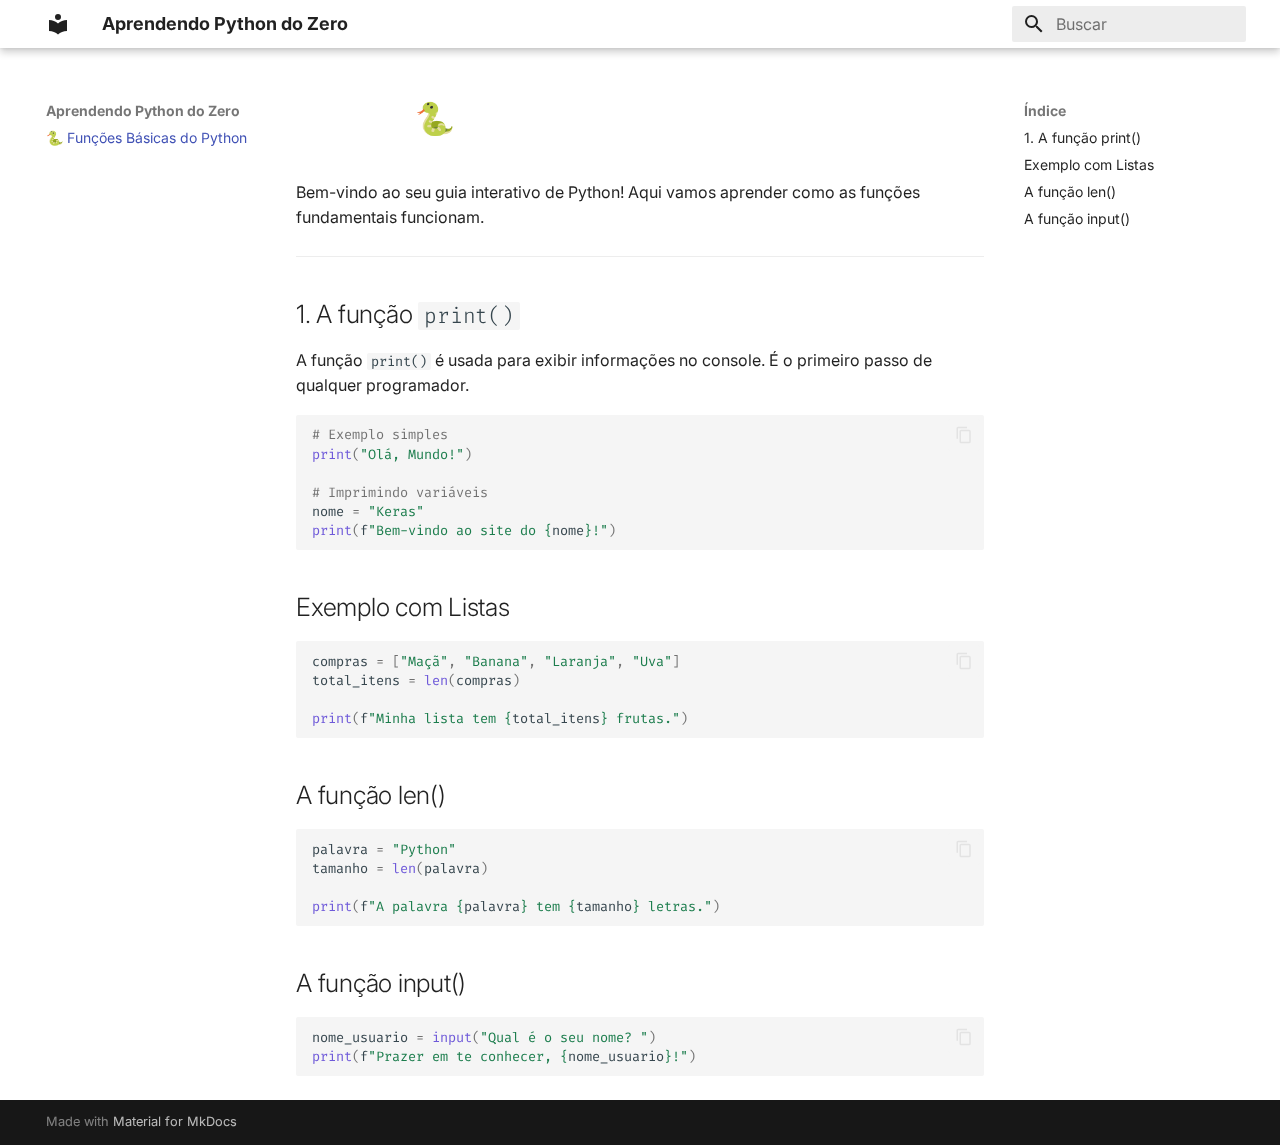
<file: index.html>
<!doctype html>
<html lang="pt" class="no-js">
  <head>
    
      <meta charset="utf-8">
      <meta name="viewport" content="width=device-width,initial-scale=1">
      
      
      
      
      
      
        
      
      
      <link rel="icon" href="assets/images/favicon.png">
      <meta name="generator" content="mkdocs-1.6.1, mkdocs-material-9.7.1">
    
    
      
        <title>Aprendendo Python do Zero</title>
      
    
    
      <link rel="stylesheet" href="assets/stylesheets/main.484c7ddc.min.css">
      
        
        <link rel="stylesheet" href="assets/stylesheets/palette.ab4e12ef.min.css">
      
      


    
    
      
    
    
      
        
        
        <link rel="preconnect" href="https://fonts.gstatic.com" crossorigin>
        <link rel="stylesheet" href="https://fonts.googleapis.com/css?family=Inter:300,300i,400,400i,700,700i%7CFira+Code:400,400i,700,700i&display=fallback">
        <style>:root{--md-text-font:"Inter";--md-code-font:"Fira Code"}</style>
      
    
    
      <link rel="stylesheet" href="css/meu_estilo_customizado.css">
    
    <script>__md_scope=new URL(".",location),__md_hash=e=>[...e].reduce(((e,_)=>(e<<5)-e+_.charCodeAt(0)),0),__md_get=(e,_=localStorage,t=__md_scope)=>JSON.parse(_.getItem(t.pathname+"."+e)),__md_set=(e,_,t=localStorage,a=__md_scope)=>{try{t.setItem(a.pathname+"."+e,JSON.stringify(_))}catch(e){}}</script>
    
      

    
    
  </head>
  
  
    
    
      
    
    
    
    
    <body dir="ltr" data-md-color-scheme="default" data-md-color-primary="white" data-md-color-accent="deep-purple">
  
    
    <input class="md-toggle" data-md-toggle="drawer" type="checkbox" id="__drawer" autocomplete="off">
    <input class="md-toggle" data-md-toggle="search" type="checkbox" id="__search" autocomplete="off">
    <label class="md-overlay" for="__drawer"></label>
    <div data-md-component="skip">
      
        
        <a href="#funcoes-basicas-do-python" class="md-skip">
          Pular para conteúdo
        </a>
      
    </div>
    <div data-md-component="announce">
      
    </div>
    
    
      

  

<header class="md-header md-header--shadow" data-md-component="header">
  <nav class="md-header__inner md-grid" aria-label="Cabeçalho">
    <a href="." title="Aprendendo Python do Zero" class="md-header__button md-logo" aria-label="Aprendendo Python do Zero" data-md-component="logo">
      
  
  <svg xmlns="http://www.w3.org/2000/svg" viewBox="0 0 24 24"><path d="M12 8a3 3 0 0 0 3-3 3 3 0 0 0-3-3 3 3 0 0 0-3 3 3 3 0 0 0 3 3m0 3.54C9.64 9.35 6.5 8 3 8v11c3.5 0 6.64 1.35 9 3.54 2.36-2.19 5.5-3.54 9-3.54V8c-3.5 0-6.64 1.35-9 3.54"/></svg>

    </a>
    <label class="md-header__button md-icon" for="__drawer">
      
      <svg xmlns="http://www.w3.org/2000/svg" viewBox="0 0 24 24"><path d="M3 6h18v2H3zm0 5h18v2H3zm0 5h18v2H3z"/></svg>
    </label>
    <div class="md-header__title" data-md-component="header-title">
      <div class="md-header__ellipsis">
        <div class="md-header__topic">
          <span class="md-ellipsis">
            Aprendendo Python do Zero
          </span>
        </div>
        <div class="md-header__topic" data-md-component="header-topic">
          <span class="md-ellipsis">
            
              🐍 Funções Básicas do Python
            
          </span>
        </div>
      </div>
    </div>
    
      
        <form class="md-header__option" data-md-component="palette">
  
    
    
    
    <input class="md-option" data-md-color-media="" data-md-color-scheme="default" data-md-color-primary="white" data-md-color-accent="deep-purple"  aria-hidden="true"  type="radio" name="__palette" id="__palette_0">
    
  
</form>
      
    
    
      <script>var palette=__md_get("__palette");if(palette&&palette.color){if("(prefers-color-scheme)"===palette.color.media){var media=matchMedia("(prefers-color-scheme: light)"),input=document.querySelector(media.matches?"[data-md-color-media='(prefers-color-scheme: light)']":"[data-md-color-media='(prefers-color-scheme: dark)']");palette.color.media=input.getAttribute("data-md-color-media"),palette.color.scheme=input.getAttribute("data-md-color-scheme"),palette.color.primary=input.getAttribute("data-md-color-primary"),palette.color.accent=input.getAttribute("data-md-color-accent")}for(var[key,value]of Object.entries(palette.color))document.body.setAttribute("data-md-color-"+key,value)}</script>
    
    
    
      
      
        <label class="md-header__button md-icon" for="__search">
          
          <svg xmlns="http://www.w3.org/2000/svg" viewBox="0 0 24 24"><path d="M9.5 3A6.5 6.5 0 0 1 16 9.5c0 1.61-.59 3.09-1.56 4.23l.27.27h.79l5 5-1.5 1.5-5-5v-.79l-.27-.27A6.52 6.52 0 0 1 9.5 16 6.5 6.5 0 0 1 3 9.5 6.5 6.5 0 0 1 9.5 3m0 2C7 5 5 7 5 9.5S7 14 9.5 14 14 12 14 9.5 12 5 9.5 5"/></svg>
        </label>
        <div class="md-search" data-md-component="search" role="dialog">
  <label class="md-search__overlay" for="__search"></label>
  <div class="md-search__inner" role="search">
    <form class="md-search__form" name="search">
      <input type="text" class="md-search__input" name="query" aria-label="Buscar" placeholder="Buscar" autocapitalize="off" autocorrect="off" autocomplete="off" spellcheck="false" data-md-component="search-query" required>
      <label class="md-search__icon md-icon" for="__search">
        
        <svg xmlns="http://www.w3.org/2000/svg" viewBox="0 0 24 24"><path d="M9.5 3A6.5 6.5 0 0 1 16 9.5c0 1.61-.59 3.09-1.56 4.23l.27.27h.79l5 5-1.5 1.5-5-5v-.79l-.27-.27A6.52 6.52 0 0 1 9.5 16 6.5 6.5 0 0 1 3 9.5 6.5 6.5 0 0 1 9.5 3m0 2C7 5 5 7 5 9.5S7 14 9.5 14 14 12 14 9.5 12 5 9.5 5"/></svg>
        
        <svg xmlns="http://www.w3.org/2000/svg" viewBox="0 0 24 24"><path d="M20 11v2H8l5.5 5.5-1.42 1.42L4.16 12l7.92-7.92L13.5 5.5 8 11z"/></svg>
      </label>
      <nav class="md-search__options" aria-label="Pesquisar">
        
        <button type="reset" class="md-search__icon md-icon" title="Limpar" aria-label="Limpar" tabindex="-1">
          
          <svg xmlns="http://www.w3.org/2000/svg" viewBox="0 0 24 24"><path d="M19 6.41 17.59 5 12 10.59 6.41 5 5 6.41 10.59 12 5 17.59 6.41 19 12 13.41 17.59 19 19 17.59 13.41 12z"/></svg>
        </button>
      </nav>
      
    </form>
    <div class="md-search__output">
      <div class="md-search__scrollwrap" tabindex="0" data-md-scrollfix>
        <div class="md-search-result" data-md-component="search-result">
          <div class="md-search-result__meta">
            Inicializando busca
          </div>
          <ol class="md-search-result__list" role="presentation"></ol>
        </div>
      </div>
    </div>
  </div>
</div>
      
    
    
  </nav>
  
</header>
    
    <div class="md-container" data-md-component="container">
      
      
        
          
        
      
      <main class="md-main" data-md-component="main">
        <div class="md-main__inner md-grid">
          
            
              
              <div class="md-sidebar md-sidebar--primary" data-md-component="sidebar" data-md-type="navigation" >
                <div class="md-sidebar__scrollwrap">
                  <div class="md-sidebar__inner">
                    



<nav class="md-nav md-nav--primary" aria-label="Navegação" data-md-level="0">
  <label class="md-nav__title" for="__drawer">
    <a href="." title="Aprendendo Python do Zero" class="md-nav__button md-logo" aria-label="Aprendendo Python do Zero" data-md-component="logo">
      
  
  <svg xmlns="http://www.w3.org/2000/svg" viewBox="0 0 24 24"><path d="M12 8a3 3 0 0 0 3-3 3 3 0 0 0-3-3 3 3 0 0 0-3 3 3 3 0 0 0 3 3m0 3.54C9.64 9.35 6.5 8 3 8v11c3.5 0 6.64 1.35 9 3.54 2.36-2.19 5.5-3.54 9-3.54V8c-3.5 0-6.64 1.35-9 3.54"/></svg>

    </a>
    Aprendendo Python do Zero
  </label>
  
  <ul class="md-nav__list" data-md-scrollfix>
    
      
      
  
  
    
  
  
  
    <li class="md-nav__item md-nav__item--active">
      
      <input class="md-nav__toggle md-toggle" type="checkbox" id="__toc">
      
      
        
      
      
        <label class="md-nav__link md-nav__link--active" for="__toc">
          
  
  
  <span class="md-ellipsis">
    
  
    🐍 Funções Básicas do Python
  

    
  </span>
  
  

          <span class="md-nav__icon md-icon"></span>
        </label>
      
      <a href="." class="md-nav__link md-nav__link--active">
        
  
  
  <span class="md-ellipsis">
    
  
    🐍 Funções Básicas do Python
  

    
  </span>
  
  

      </a>
      
        

<nav class="md-nav md-nav--secondary" aria-label="Índice">
  
  
  
    
  
  
    <label class="md-nav__title" for="__toc">
      <span class="md-nav__icon md-icon"></span>
      Índice
    </label>
    <ul class="md-nav__list" data-md-component="toc" data-md-scrollfix>
      
        <li class="md-nav__item">
  <a href="#1-a-funcao-print" class="md-nav__link">
    <span class="md-ellipsis">
      
        1. A função print()
      
    </span>
  </a>
  
</li>
      
        <li class="md-nav__item">
  <a href="#exemplo-com-listas" class="md-nav__link">
    <span class="md-ellipsis">
      
        Exemplo com Listas
      
    </span>
  </a>
  
</li>
      
        <li class="md-nav__item">
  <a href="#a-funcao-len" class="md-nav__link">
    <span class="md-ellipsis">
      
        A função len()
      
    </span>
  </a>
  
</li>
      
        <li class="md-nav__item">
  <a href="#a-funcao-input" class="md-nav__link">
    <span class="md-ellipsis">
      
        A função input()
      
    </span>
  </a>
  
</li>
      
    </ul>
  
</nav>
      
    </li>
  

    
  </ul>
</nav>
                  </div>
                </div>
              </div>
            
            
              
              <div class="md-sidebar md-sidebar--secondary" data-md-component="sidebar" data-md-type="toc" >
                <div class="md-sidebar__scrollwrap">
                  <div class="md-sidebar__inner">
                    

<nav class="md-nav md-nav--secondary" aria-label="Índice">
  
  
  
    
  
  
    <label class="md-nav__title" for="__toc">
      <span class="md-nav__icon md-icon"></span>
      Índice
    </label>
    <ul class="md-nav__list" data-md-component="toc" data-md-scrollfix>
      
        <li class="md-nav__item">
  <a href="#1-a-funcao-print" class="md-nav__link">
    <span class="md-ellipsis">
      
        1. A função print()
      
    </span>
  </a>
  
</li>
      
        <li class="md-nav__item">
  <a href="#exemplo-com-listas" class="md-nav__link">
    <span class="md-ellipsis">
      
        Exemplo com Listas
      
    </span>
  </a>
  
</li>
      
        <li class="md-nav__item">
  <a href="#a-funcao-len" class="md-nav__link">
    <span class="md-ellipsis">
      
        A função len()
      
    </span>
  </a>
  
</li>
      
        <li class="md-nav__item">
  <a href="#a-funcao-input" class="md-nav__link">
    <span class="md-ellipsis">
      
        A função input()
      
    </span>
  </a>
  
</li>
      
    </ul>
  
</nav>
                  </div>
                </div>
              </div>
            
          
          
            <div class="md-content" data-md-component="content">
              
              <article class="md-content__inner md-typeset">
                
                  



<h1 id="funcoes-basicas-do-python">🐍 Funções Básicas do Python</h1>
<p>Bem-vindo ao seu guia interativo de Python! Aqui vamos aprender como as funções fundamentais funcionam.</p>
<hr />
<h2 id="1-a-funcao-print">1. A função <code>print()</code></h2>
<p>A função <code>print()</code> é usada para exibir informações no console. É o primeiro passo de qualquer programador.</p>
<div class="highlight"><pre><span></span><code><a id="__codelineno-0-1" name="__codelineno-0-1" href="#__codelineno-0-1"></a><span class="c1"># Exemplo simples</span>
<a id="__codelineno-0-2" name="__codelineno-0-2" href="#__codelineno-0-2"></a><span class="nb">print</span><span class="p">(</span><span class="s2">&quot;Olá, Mundo!&quot;</span><span class="p">)</span>
<a id="__codelineno-0-3" name="__codelineno-0-3" href="#__codelineno-0-3"></a>
<a id="__codelineno-0-4" name="__codelineno-0-4" href="#__codelineno-0-4"></a><span class="c1"># Imprimindo variáveis</span>
<a id="__codelineno-0-5" name="__codelineno-0-5" href="#__codelineno-0-5"></a><span class="n">nome</span> <span class="o">=</span> <span class="s2">&quot;Keras&quot;</span>
<a id="__codelineno-0-6" name="__codelineno-0-6" href="#__codelineno-0-6"></a><span class="nb">print</span><span class="p">(</span><span class="sa">f</span><span class="s2">&quot;Bem-vindo ao site do </span><span class="si">{</span><span class="n">nome</span><span class="si">}</span><span class="s2">!&quot;</span><span class="p">)</span>
</code></pre></div>
<h2 id="exemplo-com-listas">Exemplo com Listas</h2>
<div class="highlight"><pre><span></span><code><a id="__codelineno-1-1" name="__codelineno-1-1" href="#__codelineno-1-1"></a><span class="n">compras</span> <span class="o">=</span> <span class="p">[</span><span class="s2">&quot;Maçã&quot;</span><span class="p">,</span> <span class="s2">&quot;Banana&quot;</span><span class="p">,</span> <span class="s2">&quot;Laranja&quot;</span><span class="p">,</span> <span class="s2">&quot;Uva&quot;</span><span class="p">]</span>
<a id="__codelineno-1-2" name="__codelineno-1-2" href="#__codelineno-1-2"></a><span class="n">total_itens</span> <span class="o">=</span> <span class="nb">len</span><span class="p">(</span><span class="n">compras</span><span class="p">)</span>
<a id="__codelineno-1-3" name="__codelineno-1-3" href="#__codelineno-1-3"></a>
<a id="__codelineno-1-4" name="__codelineno-1-4" href="#__codelineno-1-4"></a><span class="nb">print</span><span class="p">(</span><span class="sa">f</span><span class="s2">&quot;Minha lista tem </span><span class="si">{</span><span class="n">total_itens</span><span class="si">}</span><span class="s2"> frutas.&quot;</span><span class="p">)</span>
</code></pre></div>
<h2 id="a-funcao-len">A função len()</h2>
<div class="highlight"><pre><span></span><code><a id="__codelineno-2-1" name="__codelineno-2-1" href="#__codelineno-2-1"></a><span class="n">palavra</span> <span class="o">=</span> <span class="s2">&quot;Python&quot;</span>
<a id="__codelineno-2-2" name="__codelineno-2-2" href="#__codelineno-2-2"></a><span class="n">tamanho</span> <span class="o">=</span> <span class="nb">len</span><span class="p">(</span><span class="n">palavra</span><span class="p">)</span>
<a id="__codelineno-2-3" name="__codelineno-2-3" href="#__codelineno-2-3"></a>
<a id="__codelineno-2-4" name="__codelineno-2-4" href="#__codelineno-2-4"></a><span class="nb">print</span><span class="p">(</span><span class="sa">f</span><span class="s2">&quot;A palavra </span><span class="si">{</span><span class="n">palavra</span><span class="si">}</span><span class="s2"> tem </span><span class="si">{</span><span class="n">tamanho</span><span class="si">}</span><span class="s2"> letras.&quot;</span><span class="p">)</span>
</code></pre></div>
<h2 id="a-funcao-input">A função input()</h2>
<div class="highlight"><pre><span></span><code><a id="__codelineno-3-1" name="__codelineno-3-1" href="#__codelineno-3-1"></a><span class="n">nome_usuario</span> <span class="o">=</span> <span class="nb">input</span><span class="p">(</span><span class="s2">&quot;Qual é o seu nome? &quot;</span><span class="p">)</span>
<a id="__codelineno-3-2" name="__codelineno-3-2" href="#__codelineno-3-2"></a><span class="nb">print</span><span class="p">(</span><span class="sa">f</span><span class="s2">&quot;Prazer em te conhecer, </span><span class="si">{</span><span class="n">nome_usuario</span><span class="si">}</span><span class="s2">!&quot;</span><span class="p">)</span>
</code></pre></div>












                
              </article>
            </div>
          
          
<script>var target=document.getElementById(location.hash.slice(1));target&&target.name&&(target.checked=target.name.startsWith("__tabbed_"))</script>
        </div>
        
      </main>
      
        <footer class="md-footer">
  
  <div class="md-footer-meta md-typeset">
    <div class="md-footer-meta__inner md-grid">
      <div class="md-copyright">
  
  
    Made with
    <a href="https://squidfunk.github.io/mkdocs-material/" target="_blank" rel="noopener">
      Material for MkDocs
    </a>
  
</div>
      
    </div>
  </div>
</footer>
      
    </div>
    <div class="md-dialog" data-md-component="dialog">
      <div class="md-dialog__inner md-typeset"></div>
    </div>
    
    
    
      
      
      <script id="__config" type="application/json">{"annotate": null, "base": ".", "features": ["content.code.copy", "navigation.sections"], "search": "assets/javascripts/workers/search.2c215733.min.js", "tags": null, "translations": {"clipboard.copied": "Copiado para \u00e1rea de transfer\u00eancia", "clipboard.copy": "Copiar para \u00e1rea de transfer\u00eancia", "search.result.more.one": "mais 1 nesta p\u00e1gina", "search.result.more.other": "# mais nesta p\u00e1gina", "search.result.none": "Nenhum documento encontrado", "search.result.one": "1 documento encontrado", "search.result.other": "# documentos encontrados", "search.result.placeholder": "Digite para iniciar a busca", "search.result.term.missing": "Ausente", "select.version": "Selecione a vers\u00e3o"}, "version": null}</script>
    
    
      <script src="assets/javascripts/bundle.79ae519e.min.js"></script>
      
    
  </body>
</html>
</file>
<file: css/meu_estilo_customizado.css>
/* Sobrescrevendo as cores do tema escuro (Slate) */
[data-md-color-scheme="slate"] {
  /* ... (suas configurações de fundo anteriores continuam aqui) ... */

  /* --- CORES DO CÓDIGO (SYNTAX HIGHLIGHTING) --- */
  
  /* Cor do texto padrão do código (o que não é destaque) - Branco puro */
  --md-code-fg-color: #ffffff;
  
  /* Fundo do bloco de código - Um pouco mais escuro que o site para contraste */
  --md-default-bg-color: #020d24;  

  /* Palavras-chave (def, class, if, return) - Rosa Neon */
  --md-code-hl-keyword-color: #ff79c6;
  
  /* Funções (print, len, input) - Ciano Brilhante */
  --md-code-hl-function-color: #8be9fd;
  
  /* Strings ("texto") - Amarelo/Verde vivo */
  --md-code-hl-string-color: #f1fa8c;
  
  /* Números (10, 3.14) - Roxo ou Laranja */
  --md-code-hl-number-color: #bd93f9;
  
  /* Operadores (=, +, -, :) - Rosa */
  --md-code-hl-operator-color: #ff79c6;
  
  /* Comentários (# texto) - Cinza claro (para ser legível) */
  --md-code-hl-comment-color: #8e9db3;
  
  /* Classes e Tipos - Laranja */
  --md-code-hl-name-color: #ffb86c;
  
  /* Variáveis especiais/constantes - Vermelho/Laranja */
  --md-code-hl-special-color: #ff5555;
}

/* Opcional: Centralizar o título da página inicial (H1) */
/* Isso imita o estilo "Landing Page" do seu print */
.md-content__inner h1 {
  text-align: center;
  font-weight: 700;
  margin-bottom: 2rem;
  color: #ffffff;
}

/* Estilizar botões para parecerem com os do seu site (Borda arredondada) */
.md-button {
  border-radius: 50px; /* Deixa o botão redondo (pílula) */
  border: 1px solid var(--md-accent-fg-color);
  background: transparent;
  color: var(--md-accent-fg-color);
  transition: all 0.3s ease;
}

.md-button:hover {
  background: var(--md-accent-fg-color);
  color: #020d24; /* Texto escuro ao passar o mouse */
}
</file>
<file: assets/stylesheets/main.484c7ddc.min.css>
@charset "UTF-8";html{-webkit-text-size-adjust:none;-moz-text-size-adjust:none;text-size-adjust:none;box-sizing:border-box}*,:after,:before{box-sizing:inherit}@media (prefers-reduced-motion){*,:after,:before{transition:none!important}}body{margin:0}a,button,input,label{-webkit-tap-highlight-color:transparent}a{color:inherit;text-decoration:none}hr{border:0;box-sizing:initial;display:block;height:.05rem;overflow:visible;padding:0}small{font-size:80%}sub,sup{line-height:1em}img{border-style:none}table{border-collapse:initial;border-spacing:0}td,th{font-weight:400;vertical-align:top}button{background:#0000;border:0;font-family:inherit;font-size:inherit;margin:0;padding:0}input{border:0;outline:none}:root{--md-primary-fg-color:#4051b5;--md-primary-fg-color--light:#5d6cc0;--md-primary-fg-color--dark:#303fa1;--md-primary-bg-color:#fff;--md-primary-bg-color--light:#ffffffb3;--md-accent-fg-color:#526cfe;--md-accent-fg-color--transparent:#526cfe1a;--md-accent-bg-color:#fff;--md-accent-bg-color--light:#ffffffb3}[data-md-color-scheme=default]{color-scheme:light}[data-md-color-scheme=default] img[src$="#gh-dark-mode-only"],[data-md-color-scheme=default] img[src$="#only-dark"]{display:none}:root,[data-md-color-scheme=default]{--md-hue:225deg;--md-default-fg-color:#000000de;--md-default-fg-color--light:#0000008a;--md-default-fg-color--lighter:#00000052;--md-default-fg-color--lightest:#00000012;--md-default-bg-color:#fff;--md-default-bg-color--light:#ffffffb3;--md-default-bg-color--lighter:#ffffff4d;--md-default-bg-color--lightest:#ffffff1f;--md-code-fg-color:#36464e;--md-code-bg-color:#f5f5f5;--md-code-bg-color--light:#f5f5f5b3;--md-code-bg-color--lighter:#f5f5f54d;--md-code-hl-color:#4287ff;--md-code-hl-color--light:#4287ff1a;--md-code-hl-number-color:#d52a2a;--md-code-hl-special-color:#db1457;--md-code-hl-function-color:#a846b9;--md-code-hl-constant-color:#6e59d9;--md-code-hl-keyword-color:#3f6ec6;--md-code-hl-string-color:#1c7d4d;--md-code-hl-name-color:var(--md-code-fg-color);--md-code-hl-operator-color:var(--md-default-fg-color--light);--md-code-hl-punctuation-color:var(--md-default-fg-color--light);--md-code-hl-comment-color:var(--md-default-fg-color--light);--md-code-hl-generic-color:var(--md-default-fg-color--light);--md-code-hl-variable-color:var(--md-default-fg-color--light);--md-typeset-color:var(--md-default-fg-color);--md-typeset-a-color:var(--md-primary-fg-color);--md-typeset-del-color:#f5503d26;--md-typeset-ins-color:#0bd57026;--md-typeset-kbd-color:#fafafa;--md-typeset-kbd-accent-color:#fff;--md-typeset-kbd-border-color:#b8b8b8;--md-typeset-mark-color:#ffff0080;--md-typeset-table-color:#0000001f;--md-typeset-table-color--light:rgba(0,0,0,.035);--md-admonition-fg-color:var(--md-default-fg-color);--md-admonition-bg-color:var(--md-default-bg-color);--md-warning-fg-color:#000000de;--md-warning-bg-color:#ff9;--md-footer-fg-color:#fff;--md-footer-fg-color--light:#ffffffb3;--md-footer-fg-color--lighter:#ffffff73;--md-footer-bg-color:#000000de;--md-footer-bg-color--dark:#00000052;--md-shadow-z1:0 0.2rem 0.5rem #0000000d,0 0 0.05rem #0000001a;--md-shadow-z2:0 0.2rem 0.5rem #0000001a,0 0 0.05rem #00000040;--md-shadow-z3:0 0.2rem 0.5rem #0003,0 0 0.05rem #00000059}.md-icon svg{fill:currentcolor;display:block;height:1.2rem;width:1.2rem}body{-webkit-font-smoothing:antialiased;-moz-osx-font-smoothing:grayscale;--md-text-font-family:var(--md-text-font,_),-apple-system,BlinkMacSystemFont,Helvetica,Arial,sans-serif;--md-code-font-family:var(--md-code-font,_),SFMono-Regular,Consolas,Menlo,monospace}aside,body,input{font-feature-settings:"kern","liga";color:var(--md-typeset-color);font-family:var(--md-text-font-family)}code,kbd,pre{font-feature-settings:"kern";font-family:var(--md-code-font-family)}:root{--md-typeset-table-sort-icon:url('data:image/svg+xml;charset=utf-8,<svg xmlns="http://www.w3.org/2000/svg" viewBox="0 0 24 24"><path d="m18 21-4-4h3V7h-3l4-4 4 4h-3v10h3M2 19v-2h10v2M2 13v-2h7v2M2 7V5h4v2z"/></svg>');--md-typeset-table-sort-icon--asc:url('data:image/svg+xml;charset=utf-8,<svg xmlns="http://www.w3.org/2000/svg" viewBox="0 0 24 24"><path d="M19 17h3l-4 4-4-4h3V3h2M2 17h10v2H2M6 5v2H2V5m0 6h7v2H2z"/></svg>');--md-typeset-table-sort-icon--desc:url('data:image/svg+xml;charset=utf-8,<svg xmlns="http://www.w3.org/2000/svg" viewBox="0 0 24 24"><path d="M19 7h3l-4-4-4 4h3v14h2M2 17h10v2H2M6 5v2H2V5m0 6h7v2H2z"/></svg>')}.md-typeset{-webkit-print-color-adjust:exact;color-adjust:exact;font-size:.8rem;line-height:1.6;overflow-wrap:break-word}@media print{.md-typeset{font-size:.68rem}}.md-typeset blockquote,.md-typeset dl,.md-typeset figure,.md-typeset ol,.md-typeset pre,.md-typeset ul{margin-bottom:1em;margin-top:1em}.md-typeset h1{color:var(--md-default-fg-color--light);font-size:2em;line-height:1.3;margin:0 0 1.25em}.md-typeset h1,.md-typeset h2{font-weight:300;letter-spacing:-.01em}.md-typeset h2{font-size:1.5625em;line-height:1.4;margin:1.6em 0 .64em}.md-typeset h3{font-size:1.25em;font-weight:400;letter-spacing:-.01em;line-height:1.5;margin:1.6em 0 .8em}.md-typeset h2+h3{margin-top:.8em}.md-typeset h4{font-weight:700;letter-spacing:-.01em;margin:1em 0}.md-typeset h5,.md-typeset h6{color:var(--md-default-fg-color--light);font-size:.8em;font-weight:700;letter-spacing:-.01em;margin:1.25em 0}.md-typeset h5{text-transform:uppercase}.md-typeset h5 code{text-transform:none}.md-typeset hr{border-bottom:.05rem solid var(--md-default-fg-color--lightest);display:flow-root;margin:1.5em 0}.md-typeset a{color:var(--md-typeset-a-color);word-break:break-word}.md-typeset a,.md-typeset a:before{transition:color 125ms}.md-typeset a:focus,.md-typeset a:hover{color:var(--md-accent-fg-color)}.md-typeset a:focus code,.md-typeset a:hover code{background-color:var(--md-accent-fg-color--transparent);color:var(--md-accent-fg-color)}.md-typeset a code{color:var(--md-typeset-a-color)}.md-typeset a.focus-visible{outline-color:var(--md-accent-fg-color);outline-offset:.2rem}.md-typeset code,.md-typeset kbd,.md-typeset pre{color:var(--md-code-fg-color);direction:ltr;font-variant-ligatures:none;transition:background-color 125ms}@media print{.md-typeset code,.md-typeset kbd,.md-typeset pre{white-space:pre-wrap}}.md-typeset code{background-color:var(--md-code-bg-color);border-radius:.1rem;-webkit-box-decoration-break:clone;box-decoration-break:clone;font-size:.85em;padding:0 .2941176471em;transition:color 125ms,background-color 125ms;word-break:break-word}.md-typeset code:not(.focus-visible){-webkit-tap-highlight-color:transparent;outline:none}.md-typeset pre{display:flow-root;line-height:1.4;position:relative}.md-typeset pre>code{-webkit-box-decoration-break:slice;box-decoration-break:slice;box-shadow:none;display:block;margin:0;outline-color:var(--md-accent-fg-color);overflow:auto;padding:.7720588235em 1.1764705882em;scrollbar-color:var(--md-default-fg-color--lighter) #0000;scrollbar-width:thin;touch-action:auto;word-break:normal}.md-typeset pre>code:hover{scrollbar-color:var(--md-accent-fg-color) #0000}.md-typeset pre>code::-webkit-scrollbar{height:.2rem;width:.2rem}.md-typeset pre>code::-webkit-scrollbar-thumb{background-color:var(--md-default-fg-color--lighter)}.md-typeset pre>code::-webkit-scrollbar-thumb:hover{background-color:var(--md-accent-fg-color)}.md-typeset kbd{background-color:var(--md-typeset-kbd-color);border-radius:.1rem;box-shadow:0 .1rem 0 .05rem var(--md-typeset-kbd-border-color),0 .1rem 0 var(--md-typeset-kbd-border-color),0 -.1rem .2rem var(--md-typeset-kbd-accent-color) inset;color:var(--md-default-fg-color);display:inline-block;font-size:.75em;padding:0 .6666666667em;vertical-align:text-top;word-break:break-word}.md-typeset mark{background-color:var(--md-typeset-mark-color);-webkit-box-decoration-break:clone;box-decoration-break:clone;color:inherit;word-break:break-word}.md-typeset abbr{cursor:help;text-decoration:none}.md-typeset [data-preview],.md-typeset abbr{border-bottom:.05rem dotted var(--md-default-fg-color--light)}.md-typeset small{opacity:.75}[dir=ltr] .md-typeset sub,[dir=ltr] .md-typeset sup{margin-left:.078125em}[dir=rtl] .md-typeset sub,[dir=rtl] .md-typeset sup{margin-right:.078125em}[dir=ltr] .md-typeset blockquote{padding-left:.6rem}[dir=rtl] .md-typeset blockquote{padding-right:.6rem}[dir=ltr] .md-typeset blockquote{border-left:.2rem solid var(--md-default-fg-color--lighter)}[dir=rtl] .md-typeset blockquote{border-right:.2rem solid var(--md-default-fg-color--lighter)}.md-typeset blockquote{color:var(--md-default-fg-color--light);margin-left:0;margin-right:0}.md-typeset ul{list-style-type:disc}.md-typeset ul[type]{list-style-type:revert-layer}[dir=ltr] .md-typeset ol,[dir=ltr] .md-typeset ul{margin-left:.625em}[dir=rtl] .md-typeset ol,[dir=rtl] .md-typeset ul{margin-right:.625em}.md-typeset ol,.md-typeset ul{padding:0}.md-typeset ol:not([hidden]),.md-typeset ul:not([hidden]){display:flow-root}.md-typeset ol ol,.md-typeset ul ol{list-style-type:lower-alpha}.md-typeset ol ol ol,.md-typeset ul ol ol{list-style-type:lower-roman}.md-typeset ol ol ol ol,.md-typeset ul ol ol ol{list-style-type:upper-alpha}.md-typeset ol ol ol ol ol,.md-typeset ul ol ol ol ol{list-style-type:upper-roman}.md-typeset ol[type],.md-typeset ul[type]{list-style-type:revert-layer}[dir=ltr] .md-typeset ol li,[dir=ltr] .md-typeset ul li{margin-left:1.25em}[dir=rtl] .md-typeset ol li,[dir=rtl] .md-typeset ul li{margin-right:1.25em}.md-typeset ol li,.md-typeset ul li{margin-bottom:.5em}.md-typeset ol li blockquote,.md-typeset ol li p,.md-typeset ul li blockquote,.md-typeset ul li p{margin:.5em 0}.md-typeset ol li:last-child,.md-typeset ul li:last-child{margin-bottom:0}[dir=ltr] .md-typeset ol li ol,[dir=ltr] .md-typeset ol li ul,[dir=ltr] .md-typeset ul li ol,[dir=ltr] .md-typeset ul li ul{margin-left:.625em}[dir=rtl] .md-typeset ol li ol,[dir=rtl] .md-typeset ol li ul,[dir=rtl] .md-typeset ul li ol,[dir=rtl] .md-typeset ul li ul{margin-right:.625em}.md-typeset ol li ol,.md-typeset ol li ul,.md-typeset ul li ol,.md-typeset ul li ul{margin-bottom:.5em;margin-top:.5em}[dir=ltr] .md-typeset dd{margin-left:1.875em}[dir=rtl] .md-typeset dd{margin-right:1.875em}.md-typeset dd{margin-bottom:1.5em;margin-top:1em}.md-typeset img,.md-typeset svg,.md-typeset video{height:auto;max-width:100%}.md-typeset img[align=left]{margin:1em 1em 1em 0}.md-typeset img[align=right]{margin:1em 0 1em 1em}.md-typeset img[align]:only-child{margin-top:0}.md-typeset figure{display:flow-root;margin:1em auto;max-width:100%;text-align:center;width:fit-content}.md-typeset figure img{display:block;margin:0 auto}.md-typeset figcaption{font-style:italic;margin:1em auto;max-width:24rem}.md-typeset iframe{max-width:100%}.md-typeset table:not([class]){background-color:var(--md-default-bg-color);border:.05rem solid var(--md-typeset-table-color);border-radius:.1rem;display:inline-block;font-size:.64rem;max-width:100%;overflow:auto;touch-action:auto}@media print{.md-typeset table:not([class]){display:table}}.md-typeset table:not([class])+*{margin-top:1.5em}.md-typeset table:not([class]) td>:first-child,.md-typeset table:not([class]) th>:first-child{margin-top:0}.md-typeset table:not([class]) td>:last-child,.md-typeset table:not([class]) th>:last-child{margin-bottom:0}.md-typeset table:not([class]) td:not([align]),.md-typeset table:not([class]) th:not([align]){text-align:left}[dir=rtl] .md-typeset table:not([class]) td:not([align]),[dir=rtl] .md-typeset table:not([class]) th:not([align]){text-align:right}.md-typeset table:not([class]) th{font-weight:700;min-width:5rem;padding:.9375em 1.25em;vertical-align:top}.md-typeset table:not([class]) td{border-top:.05rem solid var(--md-typeset-table-color);padding:.9375em 1.25em;vertical-align:top}.md-typeset table:not([class]) tbody tr{transition:background-color 125ms}.md-typeset table:not([class]) tbody tr:hover{background-color:var(--md-typeset-table-color--light);box-shadow:0 .05rem 0 var(--md-default-bg-color) inset}.md-typeset table:not([class]) a{word-break:normal}.md-typeset table th[role=columnheader]{cursor:pointer}[dir=ltr] .md-typeset table th[role=columnheader]:after{margin-left:.5em}[dir=rtl] .md-typeset table th[role=columnheader]:after{margin-right:.5em}.md-typeset table th[role=columnheader]:after{content:"";display:inline-block;height:1.2em;-webkit-mask-image:var(--md-typeset-table-sort-icon);mask-image:var(--md-typeset-table-sort-icon);-webkit-mask-repeat:no-repeat;mask-repeat:no-repeat;-webkit-mask-size:contain;mask-size:contain;transition:background-color 125ms;vertical-align:text-bottom;width:1.2em}.md-typeset table th[role=columnheader]:hover:after{background-color:var(--md-default-fg-color--lighter)}.md-typeset table th[role=columnheader][aria-sort=ascending]:after{background-color:var(--md-default-fg-color--light);-webkit-mask-image:var(--md-typeset-table-sort-icon--asc);mask-image:var(--md-typeset-table-sort-icon--asc)}.md-typeset table th[role=columnheader][aria-sort=descending]:after{background-color:var(--md-default-fg-color--light);-webkit-mask-image:var(--md-typeset-table-sort-icon--desc);mask-image:var(--md-typeset-table-sort-icon--desc)}.md-typeset__scrollwrap{margin:1em -.8rem;overflow-x:auto;touch-action:auto}.md-typeset__table{display:inline-block;margin-bottom:.5em;padding:0 .8rem}@media print{.md-typeset__table{display:block}}html .md-typeset__table table{display:table;margin:0;overflow:hidden;width:100%}@media screen and (max-width:44.984375em){.md-content__inner>pre{margin:1em -.8rem}.md-content__inner>pre code{border-radius:0}}.md-typeset .md-author{border-radius:100%;display:block;flex-shrink:0;height:1.6rem;overflow:hidden;position:relative;transition:color 125ms,transform 125ms;width:1.6rem}.md-typeset .md-author img{display:block}.md-typeset .md-author--more{background:var(--md-default-fg-color--lightest);color:var(--md-default-fg-color--lighter);font-size:.6rem;font-weight:700;line-height:1.6rem;text-align:center}.md-typeset .md-author--long{height:2.4rem;width:2.4rem}.md-typeset a.md-author{transform:scale(1)}.md-typeset a.md-author img{border-radius:100%;filter:grayscale(100%) opacity(75%);transition:filter 125ms}.md-typeset a.md-author:focus,.md-typeset a.md-author:hover{transform:scale(1.1);z-index:1}.md-typeset a.md-author:focus img,.md-typeset a.md-author:hover img{filter:grayscale(0)}.md-banner{background-color:var(--md-footer-bg-color);color:var(--md-footer-fg-color);overflow:auto}@media print{.md-banner{display:none}}.md-banner--warning{background-color:var(--md-warning-bg-color);color:var(--md-warning-fg-color)}.md-banner__inner{font-size:.7rem;margin:.6rem auto;padding:0 .8rem}[dir=ltr] .md-banner__button{float:right}[dir=rtl] .md-banner__button{float:left}.md-banner__button{color:inherit;cursor:pointer;transition:opacity .25s}.no-js .md-banner__button{display:none}.md-banner__button:hover{opacity:.7}html{font-size:125%;height:100%;overflow-x:hidden}@media screen and (min-width:100em){html{font-size:137.5%}}@media screen and (min-width:125em){html{font-size:150%}}body{background-color:var(--md-default-bg-color);display:flex;flex-direction:column;font-size:.5rem;min-height:100%;position:relative;width:100%}@media print{body{display:block}}@media screen and (max-width:59.984375em){body[data-md-scrolllock]{position:fixed}}.md-grid{margin-left:auto;margin-right:auto;max-width:61rem}.md-container{display:flex;flex-direction:column;flex-grow:1}@media print{.md-container{display:block}}.md-main{flex-grow:1}.md-main__inner{display:flex;height:100%;margin-top:1.5rem}.md-ellipsis{overflow:hidden;text-overflow:ellipsis}.md-toggle{display:none}.md-option{height:0;opacity:0;position:absolute;width:0}.md-option:checked+label:not([hidden]){display:block}.md-option.focus-visible+label{outline-color:var(--md-accent-fg-color);outline-style:auto}.md-skip{background-color:var(--md-default-fg-color);border-radius:.1rem;color:var(--md-default-bg-color);font-size:.64rem;margin:.5rem;opacity:0;outline-color:var(--md-accent-fg-color);padding:.3rem .5rem;position:fixed;transform:translateY(.4rem);z-index:-1}.md-skip:focus{opacity:1;transform:translateY(0);transition:transform .25s cubic-bezier(.4,0,.2,1),opacity 175ms 75ms;z-index:10}@page{margin:25mm}:root{--md-clipboard-icon:url('data:image/svg+xml;charset=utf-8,<svg xmlns="http://www.w3.org/2000/svg" viewBox="0 0 24 24"><path d="M19 21H8V7h11m0-2H8a2 2 0 0 0-2 2v14a2 2 0 0 0 2 2h11a2 2 0 0 0 2-2V7a2 2 0 0 0-2-2m-3-4H4a2 2 0 0 0-2 2v14h2V3h12z"/></svg>')}.md-clipboard{border-radius:.1rem;color:var(--md-default-fg-color--lightest);cursor:pointer;height:1.5em;outline-color:var(--md-accent-fg-color);outline-offset:.1rem;transition:color .25s;width:1.5em;z-index:1}@media print{.md-clipboard{display:none}}.md-clipboard:not(.focus-visible){-webkit-tap-highlight-color:transparent;outline:none}:hover>.md-clipboard{color:var(--md-default-fg-color--light)}.md-clipboard:focus,.md-clipboard:hover{color:var(--md-accent-fg-color)}.md-clipboard:after{background-color:currentcolor;content:"";display:block;height:1.125em;margin:0 auto;-webkit-mask-image:var(--md-clipboard-icon);mask-image:var(--md-clipboard-icon);-webkit-mask-position:center;mask-position:center;-webkit-mask-repeat:no-repeat;mask-repeat:no-repeat;-webkit-mask-size:contain;mask-size:contain;width:1.125em}.md-clipboard--inline{cursor:pointer}.md-clipboard--inline code{transition:color .25s,background-color .25s}.md-clipboard--inline:focus code,.md-clipboard--inline:hover code{background-color:var(--md-accent-fg-color--transparent);color:var(--md-accent-fg-color)}:root{--md-code-select-icon:url('data:image/svg+xml;charset=utf-8,<svg xmlns="http://www.w3.org/2000/svg" viewBox="0 0 24 24"><path d="M19 19h-4v2h4c1.1 0 2-.9 2-2v-4h-2m0-12h-4v2h4v4h2V5c0-1.1-.9-2-2-2M5 5h4V3H5c-1.1 0-2 .9-2 2v4h2m0 6H3v4c0 1.1.9 2 2 2h4v-2H5zm2-4h2v2H7zm4 0h2v2h-2zm4 0h2v2h-2zM7 7h2v2H7zm4 0h2v2h-2zm4 0h2v2h-2zm-8 8h2v2H7zm4 0h2v2h-2zm4 0h2v2h-2z"/></svg>');--md-code-copy-icon:url('data:image/svg+xml;charset=utf-8,<svg xmlns="http://www.w3.org/2000/svg" viewBox="0 0 24 24"><path d="M19 21H8V7h11m0-2H8a2 2 0 0 0-2 2v14a2 2 0 0 0 2 2h11a2 2 0 0 0 2-2V7a2 2 0 0 0-2-2m-3-4H4a2 2 0 0 0-2 2v14h2V3h12z"/></svg>')}.md-typeset .md-code__content{display:grid}.md-code__nav{background-color:var(--md-code-bg-color--lighter);border-radius:.1rem;display:flex;gap:.2rem;padding:.2rem;position:absolute;right:.25em;top:.25em;transition:background-color .25s;z-index:1}:hover>.md-code__nav{background-color:var(--md-code-bg-color--light)}.md-code__button{color:var(--md-default-fg-color--lightest);cursor:pointer;display:block;height:1.5em;outline-color:var(--md-accent-fg-color);outline-offset:.1rem;transition:color .25s;width:1.5em}:hover>*>.md-code__button{color:var(--md-default-fg-color--light)}.md-code__button.focus-visible,.md-code__button:hover{color:var(--md-accent-fg-color)}.md-code__button--active{color:var(--md-default-fg-color)!important}.md-code__button:after{background-color:currentcolor;content:"";display:block;height:1.125em;margin:0 auto;-webkit-mask-position:center;mask-position:center;-webkit-mask-repeat:no-repeat;mask-repeat:no-repeat;-webkit-mask-size:contain;mask-size:contain;width:1.125em}.md-code__button[data-md-type=select]:after{-webkit-mask-image:var(--md-code-select-icon);mask-image:var(--md-code-select-icon)}.md-code__button[data-md-type=copy]:after{-webkit-mask-image:var(--md-code-copy-icon);mask-image:var(--md-code-copy-icon)}@keyframes consent{0%{opacity:0;transform:translateY(100%)}to{opacity:1;transform:translateY(0)}}@keyframes overlay{0%{opacity:0}to{opacity:1}}.md-consent__overlay{animation:overlay .25s both;-webkit-backdrop-filter:blur(.1rem);backdrop-filter:blur(.1rem);background-color:#0000008a;height:100%;opacity:1;position:fixed;top:0;width:100%;z-index:5}.md-consent__inner{animation:consent .5s cubic-bezier(.1,.7,.1,1) both;background-color:var(--md-default-bg-color);border:0;border-radius:.1rem;bottom:0;box-shadow:0 0 .2rem #0000001a,0 .2rem .4rem #0003;max-height:100%;overflow:auto;padding:0;position:fixed;width:100%;z-index:5}.md-consent__form{padding:.8rem}.md-consent__settings{display:none;margin:1em 0}input:checked+.md-consent__settings{display:block}.md-consent__controls{margin-bottom:.8rem}.md-typeset .md-consent__controls .md-button{display:inline}@media screen and (max-width:44.984375em){.md-typeset .md-consent__controls .md-button{display:block;margin-top:.4rem;text-align:center;width:100%}}.md-consent label{cursor:pointer}.md-content{flex-grow:1;min-width:0}.md-content__inner{margin:0 .8rem 1.2rem;padding-top:.6rem}@media screen and (min-width:76.25em){[dir=ltr] .md-sidebar--primary:not([hidden])~.md-content>.md-content__inner{margin-left:1.2rem}[dir=ltr] .md-sidebar--secondary:not([hidden])~.md-content>.md-content__inner,[dir=rtl] .md-sidebar--primary:not([hidden])~.md-content>.md-content__inner{margin-right:1.2rem}[dir=rtl] .md-sidebar--secondary:not([hidden])~.md-content>.md-content__inner{margin-left:1.2rem}}.md-content__inner:before{content:"";display:block;height:.4rem}.md-content__inner>:last-child{margin-bottom:0}[dir=ltr] .md-content__button{float:right}[dir=rtl] .md-content__button{float:left}[dir=ltr] .md-content__button{margin-left:.4rem}[dir=rtl] .md-content__button{margin-right:.4rem}.md-content__button{margin:.4rem 0;padding:0}@media print{.md-content__button{display:none}}.md-typeset .md-content__button{color:var(--md-default-fg-color--lighter)}.md-content__button svg{display:inline;vertical-align:top}[dir=rtl] .md-content__button svg{transform:scaleX(-1)}[dir=ltr] .md-dialog{right:.8rem}[dir=rtl] .md-dialog{left:.8rem}.md-dialog{background-color:var(--md-default-fg-color);border-radius:.1rem;bottom:.8rem;box-shadow:var(--md-shadow-z3);min-width:11.1rem;opacity:0;padding:.4rem .6rem;pointer-events:none;position:fixed;transform:translateY(100%);transition:transform 0ms .4s,opacity .4s;z-index:4}@media print{.md-dialog{display:none}}.md-dialog--active{opacity:1;pointer-events:auto;transform:translateY(0);transition:transform .4s cubic-bezier(.075,.85,.175,1),opacity .4s}.md-dialog__inner{color:var(--md-default-bg-color);font-size:.7rem}.md-feedback{margin:2em 0 1em;text-align:center}.md-feedback fieldset{border:none;margin:0;padding:0}.md-feedback__title{font-weight:700;margin:1em auto}.md-feedback__inner{position:relative}.md-feedback__list{display:flex;flex-wrap:wrap;place-content:baseline center;position:relative}.md-feedback__list:hover .md-icon:not(:disabled){color:var(--md-default-fg-color--lighter)}:disabled .md-feedback__list{min-height:1.8rem}.md-feedback__icon{color:var(--md-default-fg-color--light);cursor:pointer;flex-shrink:0;margin:0 .1rem;transition:color 125ms}.md-feedback__icon:not(:disabled).md-icon:hover{color:var(--md-accent-fg-color)}.md-feedback__icon:disabled{color:var(--md-default-fg-color--lightest);pointer-events:none}.md-feedback__note{opacity:0;position:relative;transform:translateY(.4rem);transition:transform .4s cubic-bezier(.1,.7,.1,1),opacity .15s}.md-feedback__note>*{margin:0 auto;max-width:16rem}:disabled .md-feedback__note{opacity:1;transform:translateY(0)}@media print{.md-feedback{display:none}}.md-footer{background-color:var(--md-footer-bg-color);color:var(--md-footer-fg-color)}@media print{.md-footer{display:none}}.md-footer__inner{justify-content:space-between;overflow:auto;padding:.2rem}.md-footer__inner:not([hidden]){display:flex}.md-footer__link{align-items:end;display:flex;flex-grow:0.01;margin-bottom:.4rem;margin-top:1rem;max-width:100%;outline-color:var(--md-accent-fg-color);overflow:hidden;transition:opacity .25s}.md-footer__link:focus,.md-footer__link:hover{opacity:.7}[dir=rtl] .md-footer__link svg{transform:scaleX(-1)}@media screen and (max-width:44.984375em){.md-footer__link--prev{flex-shrink:0}.md-footer__link--prev .md-footer__title{display:none}}[dir=ltr] .md-footer__link--next{margin-left:auto}[dir=rtl] .md-footer__link--next{margin-right:auto}.md-footer__link--next{text-align:right}[dir=rtl] .md-footer__link--next{text-align:left}.md-footer__title{flex-grow:1;font-size:.9rem;margin-bottom:.7rem;max-width:calc(100% - 2.4rem);padding:0 1rem;white-space:nowrap}.md-footer__button{margin:.2rem;padding:.4rem}.md-footer__direction{font-size:.64rem;opacity:.7}.md-footer-meta{background-color:var(--md-footer-bg-color--dark)}.md-footer-meta__inner{display:flex;flex-wrap:wrap;justify-content:space-between;padding:.2rem}html .md-footer-meta.md-typeset a{color:var(--md-footer-fg-color--light)}html .md-footer-meta.md-typeset a:focus,html .md-footer-meta.md-typeset a:hover{color:var(--md-footer-fg-color)}.md-copyright{color:var(--md-footer-fg-color--lighter);font-size:.64rem;margin:auto .6rem;padding:.4rem 0;width:100%}@media screen and (min-width:45em){.md-copyright{width:auto}}.md-copyright__highlight{color:var(--md-footer-fg-color--light)}.md-social{display:inline-flex;gap:.2rem;margin:0 .4rem;padding:.2rem 0 .6rem}@media screen and (min-width:45em){.md-social{padding:.6rem 0}}.md-social__link{display:inline-block;height:1.6rem;text-align:center;width:1.6rem}.md-social__link:before{line-height:1.9}.md-social__link svg{fill:currentcolor;max-height:.8rem;vertical-align:-25%}.md-typeset .md-button{border:.1rem solid;border-radius:.1rem;color:var(--md-primary-fg-color);cursor:pointer;display:inline-block;font-weight:700;padding:.625em 2em;transition:color 125ms,background-color 125ms,border-color 125ms}.md-typeset .md-button--primary{background-color:var(--md-primary-fg-color);border-color:var(--md-primary-fg-color);color:var(--md-primary-bg-color)}.md-typeset .md-button:focus,.md-typeset .md-button:hover{background-color:var(--md-accent-fg-color);border-color:var(--md-accent-fg-color);color:var(--md-accent-bg-color)}[dir=ltr] .md-typeset .md-input{border-top-left-radius:.1rem}[dir=ltr] .md-typeset .md-input,[dir=rtl] .md-typeset .md-input{border-top-right-radius:.1rem}[dir=rtl] .md-typeset .md-input{border-top-left-radius:.1rem}.md-typeset .md-input{border-bottom:.1rem solid var(--md-default-fg-color--lighter);box-shadow:var(--md-shadow-z1);font-size:.8rem;height:1.8rem;padding:0 .6rem;transition:border .25s,box-shadow .25s}.md-typeset .md-input:focus,.md-typeset .md-input:hover{border-bottom-color:var(--md-accent-fg-color);box-shadow:var(--md-shadow-z2)}.md-typeset .md-input--stretch{width:100%}.md-header{background-color:var(--md-primary-fg-color);box-shadow:0 0 .2rem #0000,0 .2rem .4rem #0000;color:var(--md-primary-bg-color);display:block;left:0;position:sticky;right:0;top:0;z-index:4}@media print{.md-header{display:none}}.md-header[hidden]{transform:translateY(-100%);transition:transform .25s cubic-bezier(.8,0,.6,1),box-shadow .25s}.md-header--shadow{box-shadow:0 0 .2rem #0000001a,0 .2rem .4rem #0003;transition:transform .25s cubic-bezier(.1,.7,.1,1),box-shadow .25s}.md-header__inner{align-items:center;display:flex;padding:0 .2rem}.md-header__button{color:currentcolor;cursor:pointer;margin:.2rem;outline-color:var(--md-accent-fg-color);padding:.4rem;position:relative;transition:opacity .25s;vertical-align:middle;z-index:1}.md-header__button:hover{opacity:.7}.md-header__button:not([hidden]){display:inline-block}.md-header__button:not(.focus-visible){-webkit-tap-highlight-color:transparent;outline:none}.md-header__button.md-logo{margin:.2rem;padding:.4rem}@media screen and (max-width:76.234375em){.md-header__button.md-logo{display:none}}.md-header__button.md-logo img,.md-header__button.md-logo svg{fill:currentcolor;display:block;height:1.2rem;width:auto}@media screen and (min-width:60em){.md-header__button[for=__search]{display:none}}.no-js .md-header__button[for=__search]{display:none}[dir=rtl] .md-header__button[for=__search] svg{transform:scaleX(-1)}@media screen and (min-width:76.25em){.md-header__button[for=__drawer]{display:none}}.md-header__topic{display:flex;max-width:100%;position:absolute;transition:transform .4s cubic-bezier(.1,.7,.1,1),opacity .15s;white-space:nowrap}.md-header__topic+.md-header__topic{opacity:0;pointer-events:none;transform:translateX(1.25rem);transition:transform .4s cubic-bezier(1,.7,.1,.1),opacity .15s;z-index:-1}[dir=rtl] .md-header__topic+.md-header__topic{transform:translateX(-1.25rem)}.md-header__topic:first-child{font-weight:700}[dir=ltr] .md-header__title{margin-left:1rem;margin-right:.4rem}[dir=rtl] .md-header__title{margin-left:.4rem;margin-right:1rem}.md-header__title{flex-grow:1;font-size:.9rem;height:2.4rem;line-height:2.4rem}.md-header__title--active .md-header__topic{opacity:0;pointer-events:none;transform:translateX(-1.25rem);transition:transform .4s cubic-bezier(1,.7,.1,.1),opacity .15s;z-index:-1}[dir=rtl] .md-header__title--active .md-header__topic{transform:translateX(1.25rem)}.md-header__title--active .md-header__topic+.md-header__topic{opacity:1;pointer-events:auto;transform:translateX(0);transition:transform .4s cubic-bezier(.1,.7,.1,1),opacity .15s;z-index:0}.md-header__title>.md-header__ellipsis{height:100%;position:relative;width:100%}.md-header__option{display:flex;flex-shrink:0;max-width:100%;transition:max-width 0ms .25s,opacity .25s .25s;white-space:nowrap}[data-md-toggle=search]:checked~.md-header .md-header__option{max-width:0;opacity:0;transition:max-width 0ms,opacity 0ms}.md-header__option>input{bottom:0}.md-header__source{display:none}@media screen and (min-width:60em){[dir=ltr] .md-header__source{margin-left:1rem}[dir=rtl] .md-header__source{margin-right:1rem}.md-header__source{display:block;max-width:11.7rem;width:11.7rem}}@media screen and (min-width:76.25em){[dir=ltr] .md-header__source{margin-left:1.4rem}[dir=rtl] .md-header__source{margin-right:1.4rem}}.md-meta{color:var(--md-default-fg-color--light);font-size:.7rem;line-height:1.3}.md-meta__list{display:inline-flex;flex-wrap:wrap;list-style:none;margin:0;padding:0}.md-meta__item:not(:last-child):after{content:"·";margin-left:.2rem;margin-right:.2rem}.md-meta__link{color:var(--md-typeset-a-color)}.md-meta__link:focus,.md-meta__link:hover{color:var(--md-accent-fg-color)}.md-draft{background-color:#ff1744;border-radius:.125em;color:#fff;display:inline-block;font-weight:700;padding-left:.5714285714em;padding-right:.5714285714em}:root{--md-nav-icon--prev:url('data:image/svg+xml;charset=utf-8,<svg xmlns="http://www.w3.org/2000/svg" viewBox="0 0 24 24"><path d="M20 11v2H8l5.5 5.5-1.42 1.42L4.16 12l7.92-7.92L13.5 5.5 8 11z"/></svg>');--md-nav-icon--next:url('data:image/svg+xml;charset=utf-8,<svg xmlns="http://www.w3.org/2000/svg" viewBox="0 0 24 24"><path d="M8.59 16.58 13.17 12 8.59 7.41 10 6l6 6-6 6z"/></svg>');--md-toc-icon:url('data:image/svg+xml;charset=utf-8,<svg xmlns="http://www.w3.org/2000/svg" viewBox="0 0 24 24"><path d="M3 9h14V7H3zm0 4h14v-2H3zm0 4h14v-2H3zm16 0h2v-2h-2zm0-10v2h2V7zm0 6h2v-2h-2z"/></svg>')}.md-nav{font-size:.7rem;line-height:1.3}.md-nav__title{color:var(--md-default-fg-color--light);display:block;font-weight:700;overflow:hidden;padding:0 .6rem;text-overflow:ellipsis}.md-nav__title .md-nav__button{display:none}.md-nav__title .md-nav__button img{height:100%;width:auto}.md-nav__title .md-nav__button.md-logo img,.md-nav__title .md-nav__button.md-logo svg{fill:currentcolor;display:block;height:2.4rem;max-width:100%;object-fit:contain;width:auto}.md-nav__list{list-style:none;margin:0;padding:0}.md-nav__link{align-items:flex-start;display:flex;gap:.4rem;margin-top:.625em;scroll-snap-align:start;transition:color 125ms}.md-nav__link--passed,.md-nav__link--passed code{color:var(--md-default-fg-color--light)}.md-nav__item .md-nav__link--active,.md-nav__item .md-nav__link--active code{color:var(--md-typeset-a-color)}.md-nav__link .md-ellipsis{position:relative}.md-nav__link .md-ellipsis code{word-break:normal}[dir=ltr] .md-nav__link .md-icon:last-child{margin-left:auto}[dir=rtl] .md-nav__link .md-icon:last-child{margin-right:auto}.md-nav__link .md-typeset{font-size:.7rem;line-height:1.3}.md-nav__link svg{fill:currentcolor;flex-shrink:0;height:1.3em;position:relative}.md-nav__link[for]:focus,.md-nav__link[for]:hover,.md-nav__link[href]:focus,.md-nav__link[href]:hover{color:var(--md-accent-fg-color);cursor:pointer}.md-nav__link[for]:focus code,.md-nav__link[for]:hover code,.md-nav__link[href]:focus code,.md-nav__link[href]:hover code{background-color:var(--md-accent-fg-color--transparent);color:var(--md-accent-fg-color)}.md-nav__link.focus-visible{outline-color:var(--md-accent-fg-color);outline-offset:.2rem}.md-nav--primary .md-nav__link[for=__toc]{display:none}.md-nav--primary .md-nav__link[for=__toc] .md-icon:after{background-color:currentcolor;display:block;height:100%;-webkit-mask-image:var(--md-toc-icon);mask-image:var(--md-toc-icon);width:100%}.md-nav--primary .md-nav__link[for=__toc]~.md-nav{display:none}.md-nav__container>.md-nav__link{margin-top:0}.md-nav__container>.md-nav__link:first-child{flex-grow:1;min-width:0}.md-nav__icon{flex-shrink:0}.md-nav__source{display:none}@media screen and (max-width:76.234375em){.md-nav--primary,.md-nav--primary .md-nav{background-color:var(--md-default-bg-color);display:flex;flex-direction:column;height:100%;left:0;position:absolute;right:0;top:0;z-index:1}.md-nav--primary .md-nav__item,.md-nav--primary .md-nav__title{font-size:.8rem;line-height:1.5}.md-nav--primary .md-nav__title{background-color:var(--md-default-fg-color--lightest);color:var(--md-default-fg-color--light);cursor:pointer;height:5.6rem;line-height:2.4rem;padding:3rem .8rem .2rem;position:relative;white-space:nowrap}[dir=ltr] .md-nav--primary .md-nav__title .md-nav__icon{left:.4rem}[dir=rtl] .md-nav--primary .md-nav__title .md-nav__icon{right:.4rem}.md-nav--primary .md-nav__title .md-nav__icon{display:block;height:1.2rem;margin:.2rem;position:absolute;top:.4rem;width:1.2rem}.md-nav--primary .md-nav__title .md-nav__icon:after{background-color:currentcolor;content:"";display:block;height:100%;-webkit-mask-image:var(--md-nav-icon--prev);mask-image:var(--md-nav-icon--prev);-webkit-mask-position:center;mask-position:center;-webkit-mask-repeat:no-repeat;mask-repeat:no-repeat;-webkit-mask-size:contain;mask-size:contain;width:100%}.md-nav--primary .md-nav__title~.md-nav__list{background-color:var(--md-default-bg-color);box-shadow:0 .05rem 0 var(--md-default-fg-color--lightest) inset;overflow-y:auto;scroll-snap-type:y mandatory;touch-action:pan-y}.md-nav--primary .md-nav__title~.md-nav__list>:first-child{border-top:0}.md-nav--primary .md-nav__title[for=__drawer]{background-color:var(--md-primary-fg-color);color:var(--md-primary-bg-color);font-weight:700}.md-nav--primary .md-nav__title .md-logo{display:block;left:.2rem;margin:.2rem;padding:.4rem;position:absolute;right:.2rem;top:.2rem}.md-nav--primary .md-nav__list{flex:1}.md-nav--primary .md-nav__item{border-top:.05rem solid var(--md-default-fg-color--lightest)}.md-nav--primary .md-nav__item--active>.md-nav__link{color:var(--md-typeset-a-color)}.md-nav--primary .md-nav__item--active>.md-nav__link:focus,.md-nav--primary .md-nav__item--active>.md-nav__link:hover{color:var(--md-accent-fg-color)}.md-nav--primary .md-nav__link{margin-top:0;padding:.6rem .8rem}.md-nav--primary .md-nav__link svg{margin-top:.1em}.md-nav--primary .md-nav__link>.md-nav__link{padding:0}[dir=ltr] .md-nav--primary .md-nav__link .md-nav__icon{margin-right:-.2rem}[dir=rtl] .md-nav--primary .md-nav__link .md-nav__icon{margin-left:-.2rem}.md-nav--primary .md-nav__link .md-nav__icon{font-size:1.2rem;height:1.2rem;width:1.2rem}.md-nav--primary .md-nav__link .md-nav__icon:after{background-color:currentcolor;content:"";display:block;height:100%;-webkit-mask-image:var(--md-nav-icon--next);mask-image:var(--md-nav-icon--next);-webkit-mask-position:center;mask-position:center;-webkit-mask-repeat:no-repeat;mask-repeat:no-repeat;-webkit-mask-size:contain;mask-size:contain;width:100%}[dir=rtl] .md-nav--primary .md-nav__icon:after{transform:scale(-1)}.md-nav--primary .md-nav--secondary .md-nav{background-color:initial;position:static}[dir=ltr] .md-nav--primary .md-nav--secondary .md-nav .md-nav__link{padding-left:1.4rem}[dir=rtl] .md-nav--primary .md-nav--secondary .md-nav .md-nav__link{padding-right:1.4rem}[dir=ltr] .md-nav--primary .md-nav--secondary .md-nav .md-nav .md-nav__link{padding-left:2rem}[dir=rtl] .md-nav--primary .md-nav--secondary .md-nav .md-nav .md-nav__link{padding-right:2rem}[dir=ltr] .md-nav--primary .md-nav--secondary .md-nav .md-nav .md-nav .md-nav__link{padding-left:2.6rem}[dir=rtl] .md-nav--primary .md-nav--secondary .md-nav .md-nav .md-nav .md-nav__link{padding-right:2.6rem}[dir=ltr] .md-nav--primary .md-nav--secondary .md-nav .md-nav .md-nav .md-nav .md-nav__link{padding-left:3.2rem}[dir=rtl] .md-nav--primary .md-nav--secondary .md-nav .md-nav .md-nav .md-nav .md-nav__link{padding-right:3.2rem}.md-nav--secondary{background-color:initial}.md-nav__toggle~.md-nav{display:flex;opacity:0;transform:translateX(100%);transition:transform .25s cubic-bezier(.8,0,.6,1),opacity 125ms 50ms}[dir=rtl] .md-nav__toggle~.md-nav{transform:translateX(-100%)}.md-nav__toggle:checked~.md-nav{opacity:1;transform:translateX(0);transition:transform .25s cubic-bezier(.4,0,.2,1),opacity 125ms 125ms}.md-nav__toggle:checked~.md-nav>.md-nav__list{backface-visibility:hidden}}@media screen and (max-width:59.984375em){.md-nav--primary .md-nav__link[for=__toc]{display:flex}.md-nav--primary .md-nav__link[for=__toc] .md-icon:after{content:""}.md-nav--primary .md-nav__link[for=__toc]+.md-nav__link{display:none}.md-nav--primary .md-nav__link[for=__toc]~.md-nav{display:flex}.md-nav__source{background-color:var(--md-primary-fg-color--dark);color:var(--md-primary-bg-color);display:block;padding:0 .2rem}}@media screen and (min-width:60em) and (max-width:76.234375em){.md-nav--integrated .md-nav__link[for=__toc]{display:flex}.md-nav--integrated .md-nav__link[for=__toc] .md-icon:after{content:""}.md-nav--integrated .md-nav__link[for=__toc]+.md-nav__link{display:none}.md-nav--integrated .md-nav__link[for=__toc]~.md-nav{display:flex}}@media screen and (min-width:60em){.md-nav{margin-bottom:-.4rem}.md-nav--secondary .md-nav__title{background:var(--md-default-bg-color);box-shadow:0 0 .4rem .4rem var(--md-default-bg-color);position:sticky;top:0;z-index:1}.md-nav--secondary .md-nav__title[for=__toc]{scroll-snap-align:start}.md-nav--secondary .md-nav__title .md-nav__icon{display:none}[dir=ltr] .md-nav--secondary .md-nav__list{padding-left:.6rem}[dir=rtl] .md-nav--secondary .md-nav__list{padding-right:.6rem}.md-nav--secondary .md-nav__list{padding-bottom:.4rem}[dir=ltr] .md-nav--secondary .md-nav__item>.md-nav__link{margin-right:.4rem}[dir=rtl] .md-nav--secondary .md-nav__item>.md-nav__link{margin-left:.4rem}}@media screen and (min-width:76.25em){.md-nav{margin-bottom:-.4rem;transition:max-height .25s cubic-bezier(.86,0,.07,1)}.md-nav--primary .md-nav__title{background:var(--md-default-bg-color);box-shadow:0 0 .4rem .4rem var(--md-default-bg-color);position:sticky;top:0;z-index:1}.md-nav--primary .md-nav__title[for=__drawer]{scroll-snap-align:start}.md-nav--primary .md-nav__title .md-nav__icon{display:none}[dir=ltr] .md-nav--primary .md-nav__list{padding-left:.6rem}[dir=rtl] .md-nav--primary .md-nav__list{padding-right:.6rem}.md-nav--primary .md-nav__list{padding-bottom:.4rem}[dir=ltr] .md-nav--primary .md-nav__item>.md-nav__link{margin-right:.4rem}[dir=rtl] .md-nav--primary .md-nav__item>.md-nav__link{margin-left:.4rem}.md-nav__toggle~.md-nav{display:grid;grid-template-rows:minmax(.4rem,0fr);opacity:0;transition:grid-template-rows .25s cubic-bezier(.86,0,.07,1),opacity .25s,visibility 0ms .25s;visibility:collapse}.md-nav__toggle~.md-nav>.md-nav__list{overflow:hidden}.md-nav__toggle.md-toggle--indeterminate~.md-nav,.md-nav__toggle:checked~.md-nav{grid-template-rows:minmax(.4rem,1fr);opacity:1;transition:grid-template-rows .25s cubic-bezier(.86,0,.07,1),opacity .15s .1s,visibility 0ms;visibility:visible}.md-nav__toggle.md-toggle--indeterminate~.md-nav{transition:none}.md-nav__item--nested>.md-nav>.md-nav__title{display:none}.md-nav__item--section{display:block;margin:1.25em 0}.md-nav__item--section:last-child{margin-bottom:0}.md-nav__item--section>.md-nav__link{font-weight:700}.md-nav__item--section>.md-nav__link[for]{color:var(--md-default-fg-color--light)}.md-nav__item--section>.md-nav__link:not(.md-nav__container){pointer-events:none}.md-nav__item--section>.md-nav__link .md-icon,.md-nav__item--section>.md-nav__link>[for]{display:none}[dir=ltr] .md-nav__item--section>.md-nav{margin-left:-.6rem}[dir=rtl] .md-nav__item--section>.md-nav{margin-right:-.6rem}.md-nav__item--section>.md-nav{display:block;opacity:1;visibility:visible}.md-nav__item--section>.md-nav>.md-nav__list>.md-nav__item{padding:0}.md-nav__icon{border-radius:100%;height:.9rem;transition:background-color .25s;width:.9rem}.md-nav__icon:hover{background-color:var(--md-accent-fg-color--transparent)}.md-nav__icon:after{background-color:currentcolor;border-radius:100%;content:"";display:inline-block;height:100%;-webkit-mask-image:var(--md-nav-icon--next);mask-image:var(--md-nav-icon--next);-webkit-mask-position:center;mask-position:center;-webkit-mask-repeat:no-repeat;mask-repeat:no-repeat;-webkit-mask-size:contain;mask-size:contain;transition:transform .25s;vertical-align:-.1rem;width:100%}[dir=rtl] .md-nav__icon:after{transform:rotate(180deg)}.md-nav__item--nested .md-nav__toggle:checked~.md-nav__link .md-nav__icon:after,.md-nav__item--nested .md-toggle--indeterminate~.md-nav__link .md-nav__icon:after{transform:rotate(90deg)}.md-nav--lifted>.md-nav__list>.md-nav__item,.md-nav--lifted>.md-nav__title{display:none}.md-nav--lifted>.md-nav__list>.md-nav__item--active{display:block}.md-nav--lifted>.md-nav__list>.md-nav__item--active>.md-nav__link{background:var(--md-default-bg-color);box-shadow:0 0 .4rem .4rem var(--md-default-bg-color);margin-top:0;position:sticky;top:0;z-index:1}.md-nav--lifted>.md-nav__list>.md-nav__item--active>.md-nav__link:not(.md-nav__container){pointer-events:none}.md-nav--lifted>.md-nav__list>.md-nav__item--active.md-nav__item--section{margin:0}[dir=ltr] .md-nav--lifted>.md-nav__list>.md-nav__item>.md-nav:not(.md-nav--secondary){margin-left:-.6rem}[dir=rtl] .md-nav--lifted>.md-nav__list>.md-nav__item>.md-nav:not(.md-nav--secondary){margin-right:-.6rem}.md-nav--lifted>.md-nav__list>.md-nav__item>[for]{color:var(--md-default-fg-color--light)}.md-nav--lifted .md-nav[data-md-level="1"]{grid-template-rows:minmax(.4rem,1fr);opacity:1;visibility:visible}[dir=ltr] .md-nav--integrated>.md-nav__list>.md-nav__item--active .md-nav--secondary{border-left:.05rem solid var(--md-primary-fg-color)}[dir=rtl] .md-nav--integrated>.md-nav__list>.md-nav__item--active .md-nav--secondary{border-right:.05rem solid var(--md-primary-fg-color)}.md-nav--integrated>.md-nav__list>.md-nav__item--active .md-nav--secondary{display:block;margin-bottom:1.25em;opacity:1;visibility:visible}.md-nav--integrated>.md-nav__list>.md-nav__item--active .md-nav--secondary>.md-nav__list{overflow:visible;padding-bottom:0}.md-nav--integrated>.md-nav__list>.md-nav__item--active .md-nav--secondary>.md-nav__title{display:none}}.md-pagination{font-size:.8rem;font-weight:700;gap:.4rem}.md-pagination,.md-pagination>*{align-items:center;display:flex;justify-content:center}.md-pagination>*{border-radius:.2rem;height:1.8rem;min-width:1.8rem;text-align:center}.md-pagination__current{background-color:var(--md-default-fg-color--lightest);color:var(--md-default-fg-color--light)}.md-pagination__link{transition:color 125ms,background-color 125ms}.md-pagination__link:focus,.md-pagination__link:hover{background-color:var(--md-accent-fg-color--transparent);color:var(--md-accent-fg-color)}.md-pagination__link:focus svg,.md-pagination__link:hover svg{color:var(--md-accent-fg-color)}.md-pagination__link.focus-visible{outline-color:var(--md-accent-fg-color);outline-offset:.2rem}.md-pagination__link svg{fill:currentcolor;color:var(--md-default-fg-color--lighter);display:block;max-height:100%;width:1.2rem}:root{--md-path-icon:url('data:image/svg+xml;charset=utf-8,<svg xmlns="http://www.w3.org/2000/svg" viewBox="0 0 24 24"><path d="M8.59 16.58 13.17 12 8.59 7.41 10 6l6 6-6 6z"/></svg>')}.md-path{font-size:.7rem;margin:0 .8rem;overflow:auto;padding-top:1.2rem}.md-path:not([hidden]){display:block}@media screen and (min-width:76.25em){.md-path{margin:0 1.2rem}}.md-path__list{align-items:center;display:flex;gap:.2rem;list-style:none;margin:0;padding:0}.md-path__item:not(:first-child){display:inline-flex;gap:.2rem;white-space:nowrap}.md-path__item:not(:first-child):before{background-color:var(--md-default-fg-color--lighter);content:"";display:inline;height:.8rem;-webkit-mask-image:var(--md-path-icon);mask-image:var(--md-path-icon);width:.8rem}.md-path__link{align-items:center;color:var(--md-default-fg-color--light);display:flex}.md-path__link:focus,.md-path__link:hover{color:var(--md-accent-fg-color)}:root{--md-post-pin-icon:url('data:image/svg+xml;charset=utf-8,<svg xmlns="http://www.w3.org/2000/svg" viewBox="0 0 24 24"><path d="M16 12V4h1V2H7v2h1v8l-2 2v2h5.2v6h1.6v-6H18v-2z"/></svg>')}.md-post__back{border-bottom:.05rem solid var(--md-default-fg-color--lightest);margin-bottom:1.2rem;padding-bottom:1.2rem}@media screen and (max-width:76.234375em){.md-post__back{display:none}}[dir=rtl] .md-post__back svg{transform:scaleX(-1)}.md-post__authors{display:flex;flex-direction:column;gap:.6rem;margin:0 .6rem 1.2rem}.md-post .md-post__meta a{transition:color 125ms}.md-post .md-post__meta a:focus,.md-post .md-post__meta a:hover{color:var(--md-accent-fg-color)}.md-post__title{color:var(--md-default-fg-color--light);font-weight:700}.md-post--excerpt{margin-bottom:3.2rem}.md-post--excerpt .md-post__header{align-items:center;display:flex;gap:.6rem;min-height:1.6rem}.md-post--excerpt .md-post__authors{align-items:center;display:inline-flex;flex-direction:row;gap:.2rem;margin:0;min-height:2.4rem}[dir=ltr] .md-post--excerpt .md-post__meta .md-meta__list{margin-right:.4rem}[dir=rtl] .md-post--excerpt .md-post__meta .md-meta__list{margin-left:.4rem}.md-post--excerpt .md-post__content>:first-child{--md-scroll-margin:6rem;margin-top:0}.md-post>.md-nav--secondary{margin:1em 0}.md-pin{background:var(--md-default-fg-color--lightest);border-radius:1rem;margin-top:-.05rem;padding:.2rem}.md-pin:after{background-color:currentcolor;content:"";display:block;height:.6rem;margin:0 auto;-webkit-mask-image:var(--md-post-pin-icon);mask-image:var(--md-post-pin-icon);-webkit-mask-position:center;mask-position:center;-webkit-mask-repeat:no-repeat;mask-repeat:no-repeat;-webkit-mask-size:contain;mask-size:contain;width:.6rem}.md-profile{align-items:center;display:flex;font-size:.7rem;gap:.6rem;line-height:1.4;width:100%}.md-profile__description{flex-grow:1}.md-content--post{display:flex}@media screen and (max-width:76.234375em){.md-content--post{flex-flow:column-reverse}}.md-content--post>.md-content__inner{flex-grow:1;min-width:0}@media screen and (min-width:76.25em){[dir=ltr] .md-content--post>.md-content__inner{margin-left:1.2rem}[dir=rtl] .md-content--post>.md-content__inner{margin-right:1.2rem}}@media screen and (max-width:76.234375em){.md-sidebar.md-sidebar--post{padding:0;position:static;width:100%}.md-sidebar.md-sidebar--post .md-sidebar__scrollwrap{overflow:visible}.md-sidebar.md-sidebar--post .md-sidebar__inner{padding:0}.md-sidebar.md-sidebar--post .md-post__meta{margin-left:.6rem;margin-right:.6rem}.md-sidebar.md-sidebar--post .md-nav__item{border:none;display:inline}.md-sidebar.md-sidebar--post .md-nav__list{display:inline-flex;flex-wrap:wrap;gap:.6rem;padding-bottom:.6rem;padding-top:.6rem}.md-sidebar.md-sidebar--post .md-nav__link{padding:0}.md-sidebar.md-sidebar--post .md-nav{height:auto;margin-bottom:0;position:static}}:root{--md-progress-value:0;--md-progress-delay:400ms}.md-progress{background:var(--md-primary-bg-color);height:.075rem;opacity:min(clamp(0,var(--md-progress-value),1),clamp(0,100 - var(--md-progress-value),1));position:fixed;top:0;transform:scaleX(calc(var(--md-progress-value)*1%));transform-origin:left;transition:transform .5s cubic-bezier(.19,1,.22,1),opacity .25s var(--md-progress-delay);width:100%;z-index:4}:root{--md-search-result-icon:url('data:image/svg+xml;charset=utf-8,<svg xmlns="http://www.w3.org/2000/svg" viewBox="0 0 24 24"><path d="M14 2H6a2 2 0 0 0-2 2v16a2 2 0 0 0 2 2h7c-.41-.25-.8-.56-1.14-.9-.33-.33-.61-.7-.86-1.1H6V4h7v5h5v1.18c.71.16 1.39.43 2 .82V8zm6.31 16.9c1.33-2.11.69-4.9-1.4-6.22-2.11-1.33-4.91-.68-6.22 1.4-1.34 2.11-.69 4.89 1.4 6.22 1.46.93 3.32.93 4.79.02L22 23.39 23.39 22zm-3.81.1a2.5 2.5 0 0 1-2.5-2.5 2.5 2.5 0 0 1 2.5-2.5 2.5 2.5 0 0 1 2.5 2.5 2.5 2.5 0 0 1-2.5 2.5"/></svg>')}.md-search{position:relative}@media screen and (min-width:60em){.md-search{padding:.2rem 0}}.no-js .md-search{display:none}.md-search__overlay{opacity:0;z-index:1}@media screen and (max-width:59.984375em){[dir=ltr] .md-search__overlay{left:-2.2rem}[dir=rtl] .md-search__overlay{right:-2.2rem}.md-search__overlay{background-color:var(--md-default-bg-color);border-radius:1rem;height:2rem;overflow:hidden;pointer-events:none;position:absolute;top:-1rem;transform-origin:center;transition:transform .3s .1s,opacity .2s .2s;width:2rem}[data-md-toggle=search]:checked~.md-header .md-search__overlay{opacity:1;transition:transform .4s,opacity .1s}}@media screen and (min-width:60em){[dir=ltr] .md-search__overlay{left:0}[dir=rtl] .md-search__overlay{right:0}.md-search__overlay{background-color:#0000008a;cursor:pointer;height:0;position:fixed;top:0;transition:width 0ms .25s,height 0ms .25s,opacity .25s;width:0}[data-md-toggle=search]:checked~.md-header .md-search__overlay{height:200vh;opacity:1;transition:width 0ms,height 0ms,opacity .25s;width:100%}}@media screen and (max-width:29.984375em){[data-md-toggle=search]:checked~.md-header .md-search__overlay{transform:scale(45)}}@media screen and (min-width:30em) and (max-width:44.984375em){[data-md-toggle=search]:checked~.md-header .md-search__overlay{transform:scale(60)}}@media screen and (min-width:45em) and (max-width:59.984375em){[data-md-toggle=search]:checked~.md-header .md-search__overlay{transform:scale(75)}}.md-search__inner{backface-visibility:hidden}@media screen and (max-width:59.984375em){[dir=ltr] .md-search__inner{left:0}[dir=rtl] .md-search__inner{right:0}.md-search__inner{height:0;opacity:0;overflow:hidden;position:fixed;top:0;transform:translateX(5%);transition:width 0ms .3s,height 0ms .3s,transform .15s cubic-bezier(.4,0,.2,1) .15s,opacity .15s .15s;width:0;z-index:2}[dir=rtl] .md-search__inner{transform:translateX(-5%)}[data-md-toggle=search]:checked~.md-header .md-search__inner{height:100%;opacity:1;transform:translateX(0);transition:width 0ms 0ms,height 0ms 0ms,transform .15s cubic-bezier(.1,.7,.1,1) .15s,opacity .15s .15s;width:100%}}@media screen and (min-width:60em){[dir=ltr] .md-search__inner{float:right}[dir=rtl] .md-search__inner{float:left}.md-search__inner{padding:.1rem 0;position:relative;transition:width .25s cubic-bezier(.1,.7,.1,1);width:11.7rem}}@media screen and (min-width:60em) and (max-width:76.234375em){[data-md-toggle=search]:checked~.md-header .md-search__inner{width:23.4rem}}@media screen and (min-width:76.25em){[data-md-toggle=search]:checked~.md-header .md-search__inner{width:34.4rem}}.md-search__form{background-color:var(--md-default-bg-color);box-shadow:0 0 .6rem #0000;height:2.4rem;position:relative;transition:color .25s,background-color .25s;z-index:2}@media screen and (min-width:60em){.md-search__form{background-color:#00000042;border-radius:.1rem;height:1.8rem}.md-search__form:hover{background-color:#ffffff1f}}[data-md-toggle=search]:checked~.md-header .md-search__form{background-color:var(--md-default-bg-color);border-radius:.1rem .1rem 0 0;box-shadow:0 0 .6rem #00000012;color:var(--md-default-fg-color)}[dir=ltr] .md-search__input{padding-left:3.6rem;padding-right:2.2rem}[dir=rtl] .md-search__input{padding-left:2.2rem;padding-right:3.6rem}.md-search__input{background:#0000;font-size:.9rem;height:100%;position:relative;text-overflow:ellipsis;width:100%;z-index:2}.md-search__input::placeholder{transition:color .25s}.md-search__input::placeholder,.md-search__input~.md-search__icon{color:var(--md-default-fg-color--light)}.md-search__input::-ms-clear{display:none}@media screen and (max-width:59.984375em){.md-search__input{font-size:.9rem;height:2.4rem;width:100%}}@media screen and (min-width:60em){[dir=ltr] .md-search__input{padding-left:2.2rem}[dir=rtl] .md-search__input{padding-right:2.2rem}.md-search__input{color:inherit;font-size:.8rem}.md-search__input::placeholder{color:var(--md-primary-bg-color--light)}.md-search__input+.md-search__icon{color:var(--md-primary-bg-color)}[data-md-toggle=search]:checked~.md-header .md-search__input{text-overflow:clip}[data-md-toggle=search]:checked~.md-header .md-search__input+.md-search__icon{color:var(--md-default-fg-color--light)}[data-md-toggle=search]:checked~.md-header .md-search__input::placeholder{color:#0000}}.md-search__icon{cursor:pointer;display:inline-block;height:1.2rem;transition:color .25s,opacity .25s;width:1.2rem}.md-search__icon:hover{opacity:.7}[dir=ltr] .md-search__icon[for=__search]{left:.5rem}[dir=rtl] .md-search__icon[for=__search]{right:.5rem}.md-search__icon[for=__search]{position:absolute;top:.3rem;z-index:2}[dir=rtl] .md-search__icon[for=__search] svg{transform:scaleX(-1)}@media screen and (max-width:59.984375em){[dir=ltr] .md-search__icon[for=__search]{left:.8rem}[dir=rtl] .md-search__icon[for=__search]{right:.8rem}.md-search__icon[for=__search]{top:.6rem}.md-search__icon[for=__search] svg:first-child{display:none}}@media screen and (min-width:60em){.md-search__icon[for=__search]{pointer-events:none}.md-search__icon[for=__search] svg:last-child{display:none}}[dir=ltr] .md-search__options{right:.5rem}[dir=rtl] .md-search__options{left:.5rem}.md-search__options{pointer-events:none;position:absolute;top:.3rem;z-index:2}@media screen and (max-width:59.984375em){[dir=ltr] .md-search__options{right:.8rem}[dir=rtl] .md-search__options{left:.8rem}.md-search__options{top:.6rem}}[dir=ltr] .md-search__options>.md-icon{margin-left:.2rem}[dir=rtl] .md-search__options>.md-icon{margin-right:.2rem}.md-search__options>.md-icon{color:var(--md-default-fg-color--light);opacity:0;transform:scale(.75);transition:transform .15s cubic-bezier(.1,.7,.1,1),opacity .15s}.md-search__options>.md-icon:not(.focus-visible){-webkit-tap-highlight-color:transparent;outline:none}[data-md-toggle=search]:checked~.md-header .md-search__input:valid~.md-search__options>.md-icon{opacity:1;pointer-events:auto;transform:scale(1)}[data-md-toggle=search]:checked~.md-header .md-search__input:valid~.md-search__options>.md-icon:hover{opacity:.7}[dir=ltr] .md-search__suggest{padding-left:3.6rem;padding-right:2.2rem}[dir=rtl] .md-search__suggest{padding-left:2.2rem;padding-right:3.6rem}.md-search__suggest{align-items:center;color:var(--md-default-fg-color--lighter);display:flex;font-size:.9rem;height:100%;opacity:0;position:absolute;top:0;transition:opacity 50ms;white-space:nowrap;width:100%}@media screen and (min-width:60em){[dir=ltr] .md-search__suggest{padding-left:2.2rem}[dir=rtl] .md-search__suggest{padding-right:2.2rem}.md-search__suggest{font-size:.8rem}}[data-md-toggle=search]:checked~.md-header .md-search__suggest{opacity:1;transition:opacity .3s .1s}[dir=ltr] .md-search__output{border-bottom-left-radius:.1rem}[dir=ltr] .md-search__output,[dir=rtl] .md-search__output{border-bottom-right-radius:.1rem}[dir=rtl] .md-search__output{border-bottom-left-radius:.1rem}.md-search__output{overflow:hidden;position:absolute;width:100%;z-index:1}@media screen and (max-width:59.984375em){.md-search__output{bottom:0;top:2.4rem}}@media screen and (min-width:60em){.md-search__output{opacity:0;top:1.9rem;transition:opacity .4s}[data-md-toggle=search]:checked~.md-header .md-search__output{box-shadow:var(--md-shadow-z3);opacity:1}}.md-search__scrollwrap{backface-visibility:hidden;background-color:var(--md-default-bg-color);height:100%;overflow-y:auto;touch-action:pan-y}@media (-webkit-max-device-pixel-ratio:1),(max-resolution:1dppx){.md-search__scrollwrap{transform:translateZ(0)}}@media screen and (min-width:60em) and (max-width:76.234375em){.md-search__scrollwrap{width:23.4rem}}@media screen and (min-width:76.25em){.md-search__scrollwrap{width:34.4rem}}@media screen and (min-width:60em){.md-search__scrollwrap{max-height:0;scrollbar-color:var(--md-default-fg-color--lighter) #0000;scrollbar-width:thin}[data-md-toggle=search]:checked~.md-header .md-search__scrollwrap{max-height:75vh}.md-search__scrollwrap:hover{scrollbar-color:var(--md-accent-fg-color) #0000}.md-search__scrollwrap::-webkit-scrollbar{height:.2rem;width:.2rem}.md-search__scrollwrap::-webkit-scrollbar-thumb{background-color:var(--md-default-fg-color--lighter)}.md-search__scrollwrap::-webkit-scrollbar-thumb:hover{background-color:var(--md-accent-fg-color)}}.md-search-result{color:var(--md-default-fg-color);word-break:break-word}.md-search-result__meta{background-color:var(--md-default-fg-color--lightest);color:var(--md-default-fg-color--light);font-size:.64rem;line-height:1.8rem;padding:0 .8rem;scroll-snap-align:start}@media screen and (min-width:60em){[dir=ltr] .md-search-result__meta{padding-left:2.2rem}[dir=rtl] .md-search-result__meta{padding-right:2.2rem}}.md-search-result__list{list-style:none;margin:0;padding:0;-webkit-user-select:none;user-select:none}.md-search-result__item{box-shadow:0 -.05rem var(--md-default-fg-color--lightest)}.md-search-result__item:first-child{box-shadow:none}.md-search-result__link{display:block;outline:none;scroll-snap-align:start;transition:background-color .25s}.md-search-result__link:focus,.md-search-result__link:hover{background-color:var(--md-accent-fg-color--transparent)}.md-search-result__link:last-child p:last-child{margin-bottom:.6rem}.md-search-result__more>summary{cursor:pointer;display:block;outline:none;position:sticky;scroll-snap-align:start;top:0;z-index:1}.md-search-result__more>summary::marker{display:none}.md-search-result__more>summary::-webkit-details-marker{display:none}.md-search-result__more>summary>div{color:var(--md-typeset-a-color);font-size:.64rem;padding:.75em .8rem;transition:color .25s,background-color .25s}@media screen and (min-width:60em){[dir=ltr] .md-search-result__more>summary>div{padding-left:2.2rem}[dir=rtl] .md-search-result__more>summary>div{padding-right:2.2rem}}.md-search-result__more>summary:focus>div,.md-search-result__more>summary:hover>div{background-color:var(--md-accent-fg-color--transparent);color:var(--md-accent-fg-color)}.md-search-result__more[open]>summary{background-color:var(--md-default-bg-color)}.md-search-result__article{overflow:hidden;padding:0 .8rem;position:relative}@media screen and (min-width:60em){[dir=ltr] .md-search-result__article{padding-left:2.2rem}[dir=rtl] .md-search-result__article{padding-right:2.2rem}}[dir=ltr] .md-search-result__icon{left:0}[dir=rtl] .md-search-result__icon{right:0}.md-search-result__icon{color:var(--md-default-fg-color--light);height:1.2rem;margin:.5rem;position:absolute;width:1.2rem}@media screen and (max-width:59.984375em){.md-search-result__icon{display:none}}.md-search-result__icon:after{background-color:currentcolor;content:"";display:inline-block;height:100%;-webkit-mask-image:var(--md-search-result-icon);mask-image:var(--md-search-result-icon);-webkit-mask-position:center;mask-position:center;-webkit-mask-repeat:no-repeat;mask-repeat:no-repeat;-webkit-mask-size:contain;mask-size:contain;width:100%}[dir=rtl] .md-search-result__icon:after{transform:scaleX(-1)}.md-search-result .md-typeset{color:var(--md-default-fg-color--light);font-size:.64rem;line-height:1.6}.md-search-result .md-typeset h1{color:var(--md-default-fg-color);font-size:.8rem;font-weight:400;line-height:1.4;margin:.55rem 0}.md-search-result .md-typeset h1 mark{text-decoration:none}.md-search-result .md-typeset h2{color:var(--md-default-fg-color);font-size:.64rem;font-weight:700;line-height:1.6;margin:.5em 0}.md-search-result .md-typeset h2 mark{text-decoration:none}.md-search-result__terms{color:var(--md-default-fg-color);display:block;font-size:.64rem;font-style:italic;margin:.5em 0}.md-search-result mark{background-color:initial;color:var(--md-accent-fg-color);text-decoration:underline}.md-select{position:relative;z-index:1}.md-select__inner{background-color:var(--md-default-bg-color);border-radius:.1rem;box-shadow:var(--md-shadow-z2);color:var(--md-default-fg-color);left:50%;margin-top:.2rem;max-height:0;opacity:0;position:absolute;top:calc(100% - .2rem);transform:translate3d(-50%,.3rem,0);transition:transform .25s 375ms,opacity .25s .25s,max-height 0ms .5s}.md-select:focus-within .md-select__inner,.md-select:hover .md-select__inner{max-height:10rem;opacity:1;transform:translate3d(-50%,0,0);transition:transform .25s cubic-bezier(.1,.7,.1,1),opacity .25s,max-height 0ms}.md-select__inner:after{border-bottom:.2rem solid #0000;border-bottom-color:var(--md-default-bg-color);border-left:.2rem solid #0000;border-right:.2rem solid #0000;border-top:0;content:"";height:0;left:50%;margin-left:-.2rem;margin-top:-.2rem;position:absolute;top:0;width:0}.md-select__list{border-radius:.1rem;font-size:.8rem;list-style-type:none;margin:0;max-height:inherit;overflow:auto;padding:0}.md-select__item{line-height:1.8rem}[dir=ltr] .md-select__link{padding-left:.6rem;padding-right:1.2rem}[dir=rtl] .md-select__link{padding-left:1.2rem;padding-right:.6rem}.md-select__link{cursor:pointer;display:block;outline:none;scroll-snap-align:start;transition:background-color .25s,color .25s;width:100%}.md-select__link:focus,.md-select__link:hover{color:var(--md-accent-fg-color)}.md-select__link:focus{background-color:var(--md-default-fg-color--lightest)}.md-sidebar{align-self:flex-start;flex-shrink:0;padding:1.2rem 0;position:sticky;top:2.4rem;width:12.1rem}@media print{.md-sidebar{display:none}}@media screen and (max-width:76.234375em){[dir=ltr] .md-sidebar--primary{left:-12.1rem}[dir=rtl] .md-sidebar--primary{right:-12.1rem}.md-sidebar--primary{background-color:var(--md-default-bg-color);display:block;height:100%;position:fixed;top:0;transform:translateX(0);transition:transform .25s cubic-bezier(.4,0,.2,1),box-shadow .25s;width:12.1rem;z-index:5}[data-md-toggle=drawer]:checked~.md-container .md-sidebar--primary{box-shadow:var(--md-shadow-z3);transform:translateX(12.1rem)}[dir=rtl] [data-md-toggle=drawer]:checked~.md-container .md-sidebar--primary{transform:translateX(-12.1rem)}.md-sidebar--primary .md-sidebar__scrollwrap{bottom:0;left:0;margin:0;overflow:hidden;position:absolute;right:0;scroll-snap-type:none;top:0}}@media screen and (min-width:76.25em){.md-sidebar{height:0}.no-js .md-sidebar{height:auto}.md-header--lifted~.md-container .md-sidebar{top:4.8rem}}.md-sidebar--secondary{display:none;order:2}@media screen and (min-width:60em){.md-sidebar--secondary{height:0}.no-js .md-sidebar--secondary{height:auto}.md-sidebar--secondary:not([hidden]){display:block}.md-sidebar--secondary .md-sidebar__scrollwrap{touch-action:pan-y}}.md-sidebar__scrollwrap{backface-visibility:hidden;margin:0 .2rem;overflow-y:auto;scrollbar-color:var(--md-default-fg-color--lighter) #0000}@media screen and (min-width:60em){.md-sidebar__scrollwrap{scrollbar-gutter:stable;scrollbar-width:thin}}.md-sidebar__scrollwrap::-webkit-scrollbar{height:.2rem;width:.2rem}.md-sidebar__scrollwrap:focus-within,.md-sidebar__scrollwrap:hover{scrollbar-color:var(--md-accent-fg-color) #0000}.md-sidebar__scrollwrap:focus-within::-webkit-scrollbar-thumb,.md-sidebar__scrollwrap:hover::-webkit-scrollbar-thumb{background-color:var(--md-default-fg-color--lighter)}.md-sidebar__scrollwrap:focus-within::-webkit-scrollbar-thumb:hover,.md-sidebar__scrollwrap:hover::-webkit-scrollbar-thumb:hover{background-color:var(--md-accent-fg-color)}@supports selector(::-webkit-scrollbar){.md-sidebar__scrollwrap{scrollbar-gutter:auto}[dir=ltr] .md-sidebar__inner{padding-right:calc(100% - 11.5rem)}[dir=rtl] .md-sidebar__inner{padding-left:calc(100% - 11.5rem)}}@media screen and (max-width:76.234375em){.md-overlay{background-color:#0000008a;height:0;opacity:0;position:fixed;top:0;transition:width 0ms .25s,height 0ms .25s,opacity .25s;width:0;z-index:5}[data-md-toggle=drawer]:checked~.md-overlay{height:100%;opacity:1;transition:width 0ms,height 0ms,opacity .25s;width:100%}}@keyframes facts{0%{height:0}to{height:.65rem}}@keyframes fact{0%{opacity:0;transform:translateY(100%)}50%{opacity:0}to{opacity:1;transform:translateY(0)}}:root{--md-source-forks-icon:url('data:image/svg+xml;charset=utf-8,<svg xmlns="http://www.w3.org/2000/svg" viewBox="0 0 16 16"><path d="M5 5.372v.878c0 .414.336.75.75.75h4.5a.75.75 0 0 0 .75-.75v-.878a2.25 2.25 0 1 1 1.5 0v.878a2.25 2.25 0 0 1-2.25 2.25h-1.5v2.128a2.251 2.251 0 1 1-1.5 0V8.5h-1.5A2.25 2.25 0 0 1 3.5 6.25v-.878a2.25 2.25 0 1 1 1.5 0M5 3.25a.75.75 0 1 0-1.5 0 .75.75 0 0 0 1.5 0m6.75.75a.75.75 0 1 0 0-1.5.75.75 0 0 0 0 1.5m-3 8.75a.75.75 0 1 0-1.5 0 .75.75 0 0 0 1.5 0"/></svg>');--md-source-repositories-icon:url('data:image/svg+xml;charset=utf-8,<svg xmlns="http://www.w3.org/2000/svg" viewBox="0 0 16 16"><path d="M2 2.5A2.5 2.5 0 0 1 4.5 0h8.75a.75.75 0 0 1 .75.75v12.5a.75.75 0 0 1-.75.75h-2.5a.75.75 0 0 1 0-1.5h1.75v-2h-8a1 1 0 0 0-.714 1.7.75.75 0 1 1-1.072 1.05A2.5 2.5 0 0 1 2 11.5Zm10.5-1h-8a1 1 0 0 0-1 1v6.708A2.5 2.5 0 0 1 4.5 9h8ZM5 12.25a.25.25 0 0 1 .25-.25h3.5a.25.25 0 0 1 .25.25v3.25a.25.25 0 0 1-.4.2l-1.45-1.087a.25.25 0 0 0-.3 0L5.4 15.7a.25.25 0 0 1-.4-.2Z"/></svg>');--md-source-stars-icon:url('data:image/svg+xml;charset=utf-8,<svg xmlns="http://www.w3.org/2000/svg" viewBox="0 0 16 16"><path d="M8 .25a.75.75 0 0 1 .673.418l1.882 3.815 4.21.612a.75.75 0 0 1 .416 1.279l-3.046 2.97.719 4.192a.751.751 0 0 1-1.088.791L8 12.347l-3.766 1.98a.75.75 0 0 1-1.088-.79l.72-4.194L.818 6.374a.75.75 0 0 1 .416-1.28l4.21-.611L7.327.668A.75.75 0 0 1 8 .25m0 2.445L6.615 5.5a.75.75 0 0 1-.564.41l-3.097.45 2.24 2.184a.75.75 0 0 1 .216.664l-.528 3.084 2.769-1.456a.75.75 0 0 1 .698 0l2.77 1.456-.53-3.084a.75.75 0 0 1 .216-.664l2.24-2.183-3.096-.45a.75.75 0 0 1-.564-.41z"/></svg>');--md-source-version-icon:url('data:image/svg+xml;charset=utf-8,<svg xmlns="http://www.w3.org/2000/svg" viewBox="0 0 16 16"><path d="M1 7.775V2.75C1 1.784 1.784 1 2.75 1h5.025c.464 0 .91.184 1.238.513l6.25 6.25a1.75 1.75 0 0 1 0 2.474l-5.026 5.026a1.75 1.75 0 0 1-2.474 0l-6.25-6.25A1.75 1.75 0 0 1 1 7.775m1.5 0c0 .066.026.13.073.177l6.25 6.25a.25.25 0 0 0 .354 0l5.025-5.025a.25.25 0 0 0 0-.354l-6.25-6.25a.25.25 0 0 0-.177-.073H2.75a.25.25 0 0 0-.25.25ZM6 5a1 1 0 1 1 0 2 1 1 0 0 1 0-2"/></svg>')}.md-source{backface-visibility:hidden;display:block;font-size:.65rem;line-height:1.2;outline-color:var(--md-accent-fg-color);transition:opacity .25s;white-space:nowrap}.md-source:hover{opacity:.7}.md-source__icon{display:inline-block;height:2.4rem;vertical-align:middle;width:2rem}[dir=ltr] .md-source__icon svg{margin-left:.6rem}[dir=rtl] .md-source__icon svg{margin-right:.6rem}.md-source__icon svg{margin-top:.6rem}[dir=ltr] .md-source__icon+.md-source__repository{padding-left:2rem}[dir=rtl] .md-source__icon+.md-source__repository{padding-right:2rem}[dir=ltr] .md-source__icon+.md-source__repository{margin-left:-2rem}[dir=rtl] .md-source__icon+.md-source__repository{margin-right:-2rem}[dir=ltr] .md-source__repository{margin-left:.6rem}[dir=rtl] .md-source__repository{margin-right:.6rem}.md-source__repository{display:inline-block;max-width:calc(100% - 1.2rem);overflow:hidden;text-overflow:ellipsis;vertical-align:middle}.md-source__facts{display:flex;font-size:.55rem;gap:.4rem;list-style-type:none;margin:.1rem 0 0;opacity:.75;overflow:hidden;padding:0;width:100%}.md-source__repository--active .md-source__facts{animation:facts .25s ease-in}.md-source__fact{overflow:hidden;text-overflow:ellipsis}.md-source__repository--active .md-source__fact{animation:fact .4s ease-out}[dir=ltr] .md-source__fact:before{margin-right:.1rem}[dir=rtl] .md-source__fact:before{margin-left:.1rem}.md-source__fact:before{background-color:currentcolor;content:"";display:inline-block;height:.6rem;-webkit-mask-position:center;mask-position:center;-webkit-mask-repeat:no-repeat;mask-repeat:no-repeat;-webkit-mask-size:contain;mask-size:contain;vertical-align:text-top;width:.6rem}.md-source__fact:nth-child(1n+2){flex-shrink:0}.md-source__fact--version:before{-webkit-mask-image:var(--md-source-version-icon);mask-image:var(--md-source-version-icon)}.md-source__fact--stars:before{-webkit-mask-image:var(--md-source-stars-icon);mask-image:var(--md-source-stars-icon)}.md-source__fact--forks:before{-webkit-mask-image:var(--md-source-forks-icon);mask-image:var(--md-source-forks-icon)}.md-source__fact--repositories:before{-webkit-mask-image:var(--md-source-repositories-icon);mask-image:var(--md-source-repositories-icon)}.md-source-file{margin:1em 0}[dir=ltr] .md-source-file__fact{margin-right:.6rem}[dir=rtl] .md-source-file__fact{margin-left:.6rem}.md-source-file__fact{align-items:center;color:var(--md-default-fg-color--light);display:inline-flex;font-size:.68rem;gap:.3rem}.md-source-file__fact .md-icon{flex-shrink:0;margin-bottom:.05rem}[dir=ltr] .md-source-file__fact .md-author{float:left}[dir=rtl] .md-source-file__fact .md-author{float:right}.md-source-file__fact .md-author{margin-right:.2rem}.md-source-file__fact svg{width:.9rem}:root{--md-status:url('data:image/svg+xml;charset=utf-8,<svg xmlns="http://www.w3.org/2000/svg" viewBox="0 0 24 24"><path d="M11 9h2V7h-2m1 13c-4.41 0-8-3.59-8-8s3.59-8 8-8 8 3.59 8 8-3.59 8-8 8m0-18A10 10 0 0 0 2 12a10 10 0 0 0 10 10 10 10 0 0 0 10-10A10 10 0 0 0 12 2m-1 15h2v-6h-2z"/></svg>');--md-status--new:url('data:image/svg+xml;charset=utf-8,<svg xmlns="http://www.w3.org/2000/svg" viewBox="0 0 24 24"><path d="m23 12-2.44-2.78.34-3.68-3.61-.82-1.89-3.18L12 3 8.6 1.54 6.71 4.72l-3.61.81.34 3.68L1 12l2.44 2.78-.34 3.69 3.61.82 1.89 3.18L12 21l3.4 1.46 1.89-3.18 3.61-.82-.34-3.68zm-10 5h-2v-2h2zm0-4h-2V7h2z"/></svg>');--md-status--deprecated:url('data:image/svg+xml;charset=utf-8,<svg xmlns="http://www.w3.org/2000/svg" viewBox="0 0 24 24"><path d="M9 3v1H4v2h1v13a2 2 0 0 0 2 2h10a2 2 0 0 0 2-2V6h1V4h-5V3zm0 5h2v9H9zm4 0h2v9h-2z"/></svg>');--md-status--encrypted:url('data:image/svg+xml;charset=utf-8,<svg xmlns="http://www.w3.org/2000/svg" viewBox="0 0 24 24"><path d="M12 1 3 5v6c0 5.55 3.84 10.74 9 12 5.16-1.26 9-6.45 9-12V5zm0 6c1.4 0 2.8 1.1 2.8 2.5V11c.6 0 1.2.6 1.2 1.3v3.5c0 .6-.6 1.2-1.3 1.2H9.2c-.6 0-1.2-.6-1.2-1.3v-3.5c0-.6.6-1.2 1.2-1.2V9.5C9.2 8.1 10.6 7 12 7m0 1.2c-.8 0-1.5.5-1.5 1.3V11h3V9.5c0-.8-.7-1.3-1.5-1.3"/></svg>')}.md-status:after{background-color:var(--md-default-fg-color--light);content:"";display:inline-block;height:1.125em;-webkit-mask-image:var(--md-status);mask-image:var(--md-status);-webkit-mask-position:center;mask-position:center;-webkit-mask-repeat:no-repeat;mask-repeat:no-repeat;-webkit-mask-size:contain;mask-size:contain;vertical-align:text-bottom;width:1.125em}.md-status:hover:after{background-color:currentcolor}.md-status--new:after{-webkit-mask-image:var(--md-status--new);mask-image:var(--md-status--new)}.md-status--deprecated:after{-webkit-mask-image:var(--md-status--deprecated);mask-image:var(--md-status--deprecated)}.md-status--encrypted:after{-webkit-mask-image:var(--md-status--encrypted);mask-image:var(--md-status--encrypted)}.md-tabs{background-color:var(--md-primary-fg-color);color:var(--md-primary-bg-color);display:block;line-height:1.3;overflow:auto;width:100%;z-index:3}@media print{.md-tabs{display:none}}@media screen and (max-width:76.234375em){.md-tabs{display:none}}.md-tabs[hidden]{pointer-events:none}[dir=ltr] .md-tabs__list{margin-left:.2rem}[dir=rtl] .md-tabs__list{margin-right:.2rem}.md-tabs__list{contain:content;display:flex;list-style:none;margin:0;overflow:auto;padding:0;scrollbar-width:none;white-space:nowrap}.md-tabs__list::-webkit-scrollbar{display:none}.md-tabs__item{height:2.4rem;padding-left:.6rem;padding-right:.6rem}.md-tabs__item--active .md-tabs__link{color:inherit;opacity:1}.md-tabs__link{backface-visibility:hidden;display:flex;font-size:.7rem;margin-top:.8rem;opacity:.7;outline-color:var(--md-accent-fg-color);outline-offset:.2rem;transition:transform .4s cubic-bezier(.1,.7,.1,1),opacity .25s}.md-tabs__link:focus,.md-tabs__link:hover{color:inherit;opacity:1}[dir=ltr] .md-tabs__link svg{margin-right:.4rem}[dir=rtl] .md-tabs__link svg{margin-left:.4rem}.md-tabs__link svg{fill:currentcolor;height:1.3em}.md-tabs__item:nth-child(2) .md-tabs__link{transition-delay:20ms}.md-tabs__item:nth-child(3) .md-tabs__link{transition-delay:40ms}.md-tabs__item:nth-child(4) .md-tabs__link{transition-delay:60ms}.md-tabs__item:nth-child(5) .md-tabs__link{transition-delay:80ms}.md-tabs__item:nth-child(6) .md-tabs__link{transition-delay:.1s}.md-tabs__item:nth-child(7) .md-tabs__link{transition-delay:.12s}.md-tabs__item:nth-child(8) .md-tabs__link{transition-delay:.14s}.md-tabs__item:nth-child(9) .md-tabs__link{transition-delay:.16s}.md-tabs__item:nth-child(10) .md-tabs__link{transition-delay:.18s}.md-tabs__item:nth-child(11) .md-tabs__link{transition-delay:.2s}.md-tabs__item:nth-child(12) .md-tabs__link{transition-delay:.22s}.md-tabs__item:nth-child(13) .md-tabs__link{transition-delay:.24s}.md-tabs__item:nth-child(14) .md-tabs__link{transition-delay:.26s}.md-tabs__item:nth-child(15) .md-tabs__link{transition-delay:.28s}.md-tabs__item:nth-child(16) .md-tabs__link{transition-delay:.3s}.md-tabs[hidden] .md-tabs__link{opacity:0;transform:translateY(50%);transition:transform 0ms .1s,opacity .1s}:root{--md-tag-icon:url('data:image/svg+xml;charset=utf-8,<svg xmlns="http://www.w3.org/2000/svg" viewBox="0 0 24 24"><path d="m5.41 21 .71-4h-4l.35-2h4l1.06-6h-4l.35-2h4l.71-4h2l-.71 4h6l.71-4h2l-.71 4h4l-.35 2h-4l-1.06 6h4l-.35 2h-4l-.71 4h-2l.71-4h-6l-.71 4zM9.53 9l-1.06 6h6l1.06-6z"/></svg>')}.md-typeset .md-tags:not([hidden]){display:inline-flex;flex-wrap:wrap;gap:.5em;margin-bottom:.75em;margin-top:-.125em}.md-typeset .md-tag{align-items:center;background:var(--md-default-fg-color--lightest);border-radius:2.4rem;display:inline-flex;font-size:.64rem;font-size:min(.8em,.64rem);font-weight:700;gap:.5em;letter-spacing:normal;line-height:1.6;padding:.3125em .78125em}.md-typeset .md-tag[href]{-webkit-tap-highlight-color:transparent;color:inherit;outline:none;transition:color 125ms,background-color 125ms}.md-typeset .md-tag[href]:focus,.md-typeset .md-tag[href]:hover{background-color:var(--md-accent-fg-color);color:var(--md-accent-bg-color)}[id]>.md-typeset .md-tag{vertical-align:text-top}.md-typeset .md-tag-shadow{opacity:.5}.md-typeset .md-tag-icon:before{background-color:var(--md-default-fg-color--lighter);content:"";display:inline-block;height:1.2em;-webkit-mask-image:var(--md-tag-icon);mask-image:var(--md-tag-icon);-webkit-mask-position:center;mask-position:center;-webkit-mask-repeat:no-repeat;mask-repeat:no-repeat;-webkit-mask-size:contain;mask-size:contain;transition:background-color 125ms;vertical-align:text-bottom;width:1.2em}.md-typeset .md-tag-icon[href]:focus:before,.md-typeset .md-tag-icon[href]:hover:before{background-color:var(--md-accent-bg-color)}@keyframes pulse{0%{transform:scale(.95)}75%{transform:scale(1)}to{transform:scale(.95)}}:root{--md-annotation-bg-icon:url('data:image/svg+xml;charset=utf-8,<svg xmlns="http://www.w3.org/2000/svg" viewBox="0 0 24 24"><path d="M12 2A10 10 0 0 0 2 12a10 10 0 0 0 10 10 10 10 0 0 0 10-10A10 10 0 0 0 12 2"/></svg>');--md-annotation-icon:url('data:image/svg+xml;charset=utf-8,<svg xmlns="http://www.w3.org/2000/svg" viewBox="0 0 24 24"><path d="M17 13h-4v4h-2v-4H7v-2h4V7h2v4h4m-5-9A10 10 0 0 0 2 12a10 10 0 0 0 10 10 10 10 0 0 0 10-10A10 10 0 0 0 12 2"/></svg>')}.md-tooltip{backface-visibility:hidden;background-color:var(--md-default-bg-color);border-radius:.1rem;box-shadow:var(--md-shadow-z2);color:var(--md-default-fg-color);font-family:var(--md-text-font-family);left:clamp(var(--md-tooltip-0,0rem) + .8rem,var(--md-tooltip-x),100vw + var(--md-tooltip-0,0rem) + .8rem - var(--md-tooltip-width) - 2 * .8rem);max-width:calc(100vw - 1.6rem);opacity:0;position:absolute;top:var(--md-tooltip-y);transform:translateY(-.4rem);transition:transform 0ms .25s,opacity .25s,z-index .25s;width:var(--md-tooltip-width);z-index:0}.md-tooltip--active{opacity:1;transform:translateY(0);transition:transform .25s cubic-bezier(.1,.7,.1,1),opacity .25s,z-index 0ms;z-index:2}.md-tooltip--inline{font-weight:700;-webkit-user-select:none;user-select:none;width:auto}.md-tooltip--inline:not(.md-tooltip--active){transform:translateY(.2rem) scale(.9)}.md-tooltip--inline .md-tooltip__inner{font-size:.5rem;padding:.2rem .4rem}[hidden]+.md-tooltip--inline{display:none}.focus-visible>.md-tooltip,.md-tooltip:target{outline:var(--md-accent-fg-color) auto}.md-tooltip__inner{font-size:.64rem;padding:.8rem}.md-tooltip__inner.md-typeset>:first-child{margin-top:0}.md-tooltip__inner.md-typeset>:last-child{margin-bottom:0}.md-annotation{font-style:normal;font-weight:400;outline:none;text-align:initial;vertical-align:text-bottom;white-space:normal}[dir=rtl] .md-annotation{direction:rtl}code .md-annotation{font-family:var(--md-code-font-family);font-size:inherit}.md-annotation:not([hidden]){display:inline-block;line-height:1.25}.md-annotation__index{border-radius:.01px;cursor:pointer;display:inline-block;margin-left:.4ch;margin-right:.4ch;outline:none;overflow:hidden;position:relative;-webkit-user-select:none;user-select:none;vertical-align:text-top;z-index:0}.md-annotation .md-annotation__index{transition:z-index .25s}@media screen{.md-annotation__index{width:2.2ch}[data-md-visible]>.md-annotation__index{animation:pulse 2s infinite}.md-annotation__index:before{background:var(--md-default-bg-color);-webkit-mask-image:var(--md-annotation-bg-icon);mask-image:var(--md-annotation-bg-icon)}.md-annotation__index:after,.md-annotation__index:before{content:"";height:2.2ch;-webkit-mask-position:center;mask-position:center;-webkit-mask-repeat:no-repeat;mask-repeat:no-repeat;-webkit-mask-size:contain;mask-size:contain;position:absolute;top:-.1ch;width:2.2ch;z-index:-1}.md-annotation__index:after{background-color:var(--md-default-fg-color--lighter);-webkit-mask-image:var(--md-annotation-icon);mask-image:var(--md-annotation-icon);transform:scale(1.0001);transition:background-color .25s,transform .25s}.md-tooltip--active+.md-annotation__index:after{transform:rotate(45deg)}.md-tooltip--active+.md-annotation__index:after,:hover>.md-annotation__index:after{background-color:var(--md-accent-fg-color)}}.md-tooltip--active+.md-annotation__index{animation-play-state:paused;transition-duration:0ms;z-index:2}.md-annotation__index [data-md-annotation-id]{display:inline-block}@media print{.md-annotation__index [data-md-annotation-id]{background:var(--md-default-fg-color--lighter);border-radius:2ch;color:var(--md-default-bg-color);font-weight:700;padding:0 .6ch;white-space:nowrap}.md-annotation__index [data-md-annotation-id]:after{content:attr(data-md-annotation-id)}}.md-typeset .md-annotation-list{counter-reset:annotation;list-style:none!important}.md-typeset .md-annotation-list li{position:relative}[dir=ltr] .md-typeset .md-annotation-list li:before{left:-2.125em}[dir=rtl] .md-typeset .md-annotation-list li:before{right:-2.125em}.md-typeset .md-annotation-list li:before{background:var(--md-default-fg-color--lighter);border-radius:2ch;color:var(--md-default-bg-color);content:counter(annotation);counter-increment:annotation;font-size:.8875em;font-weight:700;height:2ch;line-height:1.25;min-width:2ch;padding:0 .6ch;position:absolute;text-align:center;top:.25em}:root{--md-tooltip-width:20rem;--md-tooltip-tail:0.3rem}.md-tooltip2{backface-visibility:hidden;color:var(--md-default-fg-color);font-family:var(--md-text-font-family);opacity:0;pointer-events:none;position:absolute;top:calc(var(--md-tooltip-host-y) + var(--md-tooltip-y));transform:translateY(-.4rem);transform-origin:calc(var(--md-tooltip-host-x) + var(--md-tooltip-x)) 0;transition:transform 0ms .25s,opacity .25s,z-index .25s;width:100%;z-index:0}.md-tooltip2:before{border-left:var(--md-tooltip-tail) solid #0000;border-right:var(--md-tooltip-tail) solid #0000;content:"";display:block;left:clamp(1.5 * .8rem,var(--md-tooltip-host-x) + var(--md-tooltip-x) - var(--md-tooltip-tail),100vw - 2 * var(--md-tooltip-tail) - 1.5 * .8rem);position:absolute;z-index:1}.md-tooltip2--top:before{border-top:var(--md-tooltip-tail) solid var(--md-default-bg-color);bottom:calc(var(--md-tooltip-tail)*-1 + .025rem);filter:drop-shadow(0 1px 0 hsla(0,0%,0%,.05))}.md-tooltip2--bottom:before{border-bottom:var(--md-tooltip-tail) solid var(--md-default-bg-color);filter:drop-shadow(0 -1px 0 hsla(0,0%,0%,.05));top:calc(var(--md-tooltip-tail)*-1 + .025rem)}.md-tooltip2--active{opacity:1;transform:translateY(0);transition:transform .4s cubic-bezier(0,1,.5,1),opacity .25s,z-index 0ms;z-index:2}.md-tooltip2__inner{scrollbar-gutter:stable;background-color:var(--md-default-bg-color);border-radius:.1rem;box-shadow:var(--md-shadow-z2);left:clamp(.8rem,var(--md-tooltip-host-x) - .8rem,100vw - var(--md-tooltip-width) - .8rem);max-height:40vh;max-width:calc(100vw - 1.6rem);position:relative;scrollbar-width:thin}.md-tooltip2__inner::-webkit-scrollbar{height:.2rem;width:.2rem}.md-tooltip2__inner::-webkit-scrollbar-thumb{background-color:var(--md-default-fg-color--lighter)}.md-tooltip2__inner::-webkit-scrollbar-thumb:hover{background-color:var(--md-accent-fg-color)}[role=dialog]>.md-tooltip2__inner{font-size:.64rem;overflow:auto;padding:0 .8rem;pointer-events:auto;width:var(--md-tooltip-width)}[role=dialog]>.md-tooltip2__inner:after,[role=dialog]>.md-tooltip2__inner:before{content:"";display:block;height:.8rem;position:sticky;width:100%;z-index:10}[role=dialog]>.md-tooltip2__inner:before{background:linear-gradient(var(--md-default-bg-color),#0000 75%);top:0}[role=dialog]>.md-tooltip2__inner:after{background:linear-gradient(#0000,var(--md-default-bg-color) 75%);bottom:0}[role=tooltip]>.md-tooltip2__inner{font-size:.5rem;font-weight:700;left:clamp(.8rem,var(--md-tooltip-host-x) + var(--md-tooltip-x) - var(--md-tooltip-width)/2,100vw - var(--md-tooltip-width) - .8rem);max-width:min(100vw - 2 * .8rem,400px);padding:.2rem .4rem;-webkit-user-select:none;user-select:none;width:fit-content}.md-tooltip2__inner.md-typeset>:first-child{margin-top:0}.md-tooltip2__inner.md-typeset>:last-child{margin-bottom:0}[dir=ltr] .md-top{margin-left:50%}[dir=rtl] .md-top{margin-right:50%}.md-top{background-color:var(--md-default-bg-color);border-radius:1.6rem;box-shadow:var(--md-shadow-z2);color:var(--md-default-fg-color--light);cursor:pointer;display:block;font-size:.7rem;outline:none;padding:.4rem .8rem;position:fixed;top:3.2rem;transform:translate(-50%);transition:color 125ms,background-color 125ms,transform 125ms cubic-bezier(.4,0,.2,1),opacity 125ms;z-index:2}@media print{.md-top{display:none}}[dir=rtl] .md-top{transform:translate(50%)}.md-top[hidden]{opacity:0;pointer-events:none;transform:translate(-50%,.2rem);transition-duration:0ms}[dir=rtl] .md-top[hidden]{transform:translate(50%,.2rem)}.md-top:focus,.md-top:hover{background-color:var(--md-accent-fg-color);color:var(--md-accent-bg-color)}.md-top svg{display:inline-block;vertical-align:-.5em}@keyframes hoverfix{0%{pointer-events:none}}:root{--md-version-icon:url('data:image/svg+xml;charset=utf-8,<svg xmlns="http://www.w3.org/2000/svg" viewBox="0 0 320 512"><!--! Font Awesome Free 7.1.0 by @fontawesome - https://fontawesome.com License - https://fontawesome.com/license/free (Icons: CC BY 4.0, Fonts: SIL OFL 1.1, Code: MIT License) Copyright 2025 Fonticons, Inc.--><path d="M140.3 376.8c12.6 10.2 31.1 9.5 42.8-2.2l128-128c9.2-9.2 11.9-22.9 6.9-34.9S301.4 192 288.5 192h-256c-12.9 0-24.6 7.8-29.6 19.8s-2.2 25.7 7 34.8l128 128z"/></svg>')}.md-version{flex-shrink:0;font-size:.8rem;height:2.4rem}[dir=ltr] .md-version__current{margin-left:1.4rem;margin-right:.4rem}[dir=rtl] .md-version__current{margin-left:.4rem;margin-right:1.4rem}.md-version__current{color:inherit;cursor:pointer;outline:none;position:relative;top:.05rem}[dir=ltr] .md-version__current:after{margin-left:.4rem}[dir=rtl] .md-version__current:after{margin-right:.4rem}.md-version__current:after{background-color:currentcolor;content:"";display:inline-block;height:.6rem;-webkit-mask-image:var(--md-version-icon);mask-image:var(--md-version-icon);-webkit-mask-position:center;mask-position:center;-webkit-mask-repeat:no-repeat;mask-repeat:no-repeat;-webkit-mask-size:contain;mask-size:contain;width:.4rem}.md-version__alias{margin-left:.3rem;opacity:.7}.md-version__list{background-color:var(--md-default-bg-color);border-radius:.1rem;box-shadow:var(--md-shadow-z2);color:var(--md-default-fg-color);list-style-type:none;margin:.2rem .8rem;max-height:0;opacity:0;overflow:auto;padding:0;position:absolute;scroll-snap-type:y mandatory;top:.15rem;transition:max-height 0ms .5s,opacity .25s .25s;z-index:3}.md-version:focus-within .md-version__list,.md-version:hover .md-version__list{max-height:10rem;opacity:1;transition:max-height 0ms,opacity .25s}@media (hover:none),(pointer:coarse){.md-version:hover .md-version__list{animation:hoverfix .25s forwards}.md-version:focus-within .md-version__list{animation:none}}.md-version__item{line-height:1.8rem}[dir=ltr] .md-version__link{padding-left:.6rem;padding-right:1.2rem}[dir=rtl] .md-version__link{padding-left:1.2rem;padding-right:.6rem}.md-version__link{cursor:pointer;display:block;outline:none;scroll-snap-align:start;transition:color .25s,background-color .25s;white-space:nowrap;width:100%}.md-version__link:focus,.md-version__link:hover{color:var(--md-accent-fg-color)}.md-version__link:focus{background-color:var(--md-default-fg-color--lightest)}:root{--md-admonition-icon--note:url('data:image/svg+xml;charset=utf-8,<svg xmlns="http://www.w3.org/2000/svg" viewBox="0 0 24 24"><path d="M12 2C6.47 2 2 6.47 2 12s4.47 10 10 10 10-4.47 10-10S17.53 2 12 2m3.1 5.07c.14 0 .28.05.4.16l1.27 1.27c.23.22.23.57 0 .78l-1 1-2.05-2.05 1-1c.1-.11.24-.16.38-.16m-1.97 1.74 2.06 2.06-6.06 6.06H7.07v-2.06z"/></svg>');--md-admonition-icon--abstract:url('data:image/svg+xml;charset=utf-8,<svg xmlns="http://www.w3.org/2000/svg" viewBox="0 0 24 24"><path d="M17 9H7V7h10m0 6H7v-2h10m-3 6H7v-2h7M12 3a1 1 0 0 1 1 1 1 1 0 0 1-1 1 1 1 0 0 1-1-1 1 1 0 0 1 1-1m7 0h-4.18C14.4 1.84 13.3 1 12 1s-2.4.84-2.82 2H5a2 2 0 0 0-2 2v14a2 2 0 0 0 2 2h14a2 2 0 0 0 2-2V5a2 2 0 0 0-2-2"/></svg>');--md-admonition-icon--info:url('data:image/svg+xml;charset=utf-8,<svg xmlns="http://www.w3.org/2000/svg" viewBox="0 0 24 24"><path d="M13 9h-2V7h2m0 10h-2v-6h2m-1-9A10 10 0 0 0 2 12a10 10 0 0 0 10 10 10 10 0 0 0 10-10A10 10 0 0 0 12 2"/></svg>');--md-admonition-icon--tip:url('data:image/svg+xml;charset=utf-8,<svg xmlns="http://www.w3.org/2000/svg" viewBox="0 0 24 24"><path d="M17.66 11.2c-.23-.3-.51-.56-.77-.82-.67-.6-1.43-1.03-2.07-1.66C13.33 7.26 13 4.85 13.95 3c-.95.23-1.78.75-2.49 1.32-2.59 2.08-3.61 5.75-2.39 8.9.04.1.08.2.08.33 0 .22-.15.42-.35.5-.23.1-.47.04-.66-.12a.6.6 0 0 1-.14-.17c-1.13-1.43-1.31-3.48-.55-5.12C5.78 10 4.87 12.3 5 14.47c.06.5.12 1 .29 1.5.14.6.41 1.2.71 1.73 1.08 1.73 2.95 2.97 4.96 3.22 2.14.27 4.43-.12 6.07-1.6 1.83-1.66 2.47-4.32 1.53-6.6l-.13-.26c-.21-.46-.77-1.26-.77-1.26m-3.16 6.3c-.28.24-.74.5-1.1.6-1.12.4-2.24-.16-2.9-.82 1.19-.28 1.9-1.16 2.11-2.05.17-.8-.15-1.46-.28-2.23-.12-.74-.1-1.37.17-2.06.19.38.39.76.63 1.06.77 1 1.98 1.44 2.24 2.8.04.14.06.28.06.43.03.82-.33 1.72-.93 2.27"/></svg>');--md-admonition-icon--success:url('data:image/svg+xml;charset=utf-8,<svg xmlns="http://www.w3.org/2000/svg" viewBox="0 0 24 24"><path d="M21 7 9 19l-5.5-5.5 1.41-1.41L9 16.17 19.59 5.59z"/></svg>');--md-admonition-icon--question:url('data:image/svg+xml;charset=utf-8,<svg xmlns="http://www.w3.org/2000/svg" viewBox="0 0 24 24"><path d="m15.07 11.25-.9.92C13.45 12.89 13 13.5 13 15h-2v-.5c0-1.11.45-2.11 1.17-2.83l1.24-1.26c.37-.36.59-.86.59-1.41a2 2 0 0 0-2-2 2 2 0 0 0-2 2H8a4 4 0 0 1 4-4 4 4 0 0 1 4 4 3.2 3.2 0 0 1-.93 2.25M13 19h-2v-2h2M12 2A10 10 0 0 0 2 12a10 10 0 0 0 10 10 10 10 0 0 0 10-10c0-5.53-4.5-10-10-10"/></svg>');--md-admonition-icon--warning:url('data:image/svg+xml;charset=utf-8,<svg xmlns="http://www.w3.org/2000/svg" viewBox="0 0 24 24"><path d="M13 14h-2V9h2m0 9h-2v-2h2M1 21h22L12 2z"/></svg>');--md-admonition-icon--failure:url('data:image/svg+xml;charset=utf-8,<svg xmlns="http://www.w3.org/2000/svg" viewBox="0 0 24 24"><path d="M19 6.41 17.59 5 12 10.59 6.41 5 5 6.41 10.59 12 5 17.59 6.41 19 12 13.41 17.59 19 19 17.59 13.41 12z"/></svg>');--md-admonition-icon--danger:url('data:image/svg+xml;charset=utf-8,<svg xmlns="http://www.w3.org/2000/svg" viewBox="0 0 24 24"><path d="m11.5 20 4.86-9.73H13V4l-5 9.73h3.5zM12 2c2.75 0 5.1 1 7.05 2.95S22 9.25 22 12s-1 5.1-2.95 7.05S14.75 22 12 22s-5.1-1-7.05-2.95S2 14.75 2 12s1-5.1 2.95-7.05S9.25 2 12 2"/></svg>');--md-admonition-icon--bug:url('data:image/svg+xml;charset=utf-8,<svg xmlns="http://www.w3.org/2000/svg" viewBox="0 0 24 24"><path d="M11 13h2v1h-2zm10-8v6c0 5.5-3.8 10.7-9 12-5.2-1.3-9-6.5-9-12V5l9-4zm-4 5h-2.2c-.2-.6-.6-1.1-1.1-1.5l1.2-1.2-.7-.7L12.8 8H12c-.2 0-.5 0-.7.1L9.9 6.6l-.8.8 1.2 1.2c-.5.3-.9.8-1.1 1.4H7v1h2v1H7v1h2v1H7v1h2.2c.4 1.2 1.5 2 2.8 2s2.4-.8 2.8-2H17v-1h-2v-1h2v-1h-2v-1h2zm-6 2h2v-1h-2z"/></svg>');--md-admonition-icon--example:url('data:image/svg+xml;charset=utf-8,<svg xmlns="http://www.w3.org/2000/svg" viewBox="0 0 24 24"><path d="M7 2v2h1v14a4 4 0 0 0 4 4 4 4 0 0 0 4-4V4h1V2zm4 14c-.6 0-1-.4-1-1s.4-1 1-1 1 .4 1 1-.4 1-1 1m2-4c-.6 0-1-.4-1-1s.4-1 1-1 1 .4 1 1-.4 1-1 1m1-5h-4V4h4z"/></svg>');--md-admonition-icon--quote:url('data:image/svg+xml;charset=utf-8,<svg xmlns="http://www.w3.org/2000/svg" viewBox="0 0 24 24"><path d="M14 17h3l2-4V7h-6v6h3M6 17h3l2-4V7H5v6h3z"/></svg>')}.md-typeset .admonition,.md-typeset details{background-color:var(--md-admonition-bg-color);border:.075rem solid #448aff;border-radius:.2rem;box-shadow:var(--md-shadow-z1);color:var(--md-admonition-fg-color);display:flow-root;font-size:.64rem;margin:1.5625em 0;padding:0 .6rem;page-break-inside:avoid;transition:box-shadow 125ms}@media print{.md-typeset .admonition,.md-typeset details{box-shadow:none}}.md-typeset .admonition:focus-within,.md-typeset details:focus-within{box-shadow:0 0 0 .2rem #448aff1a}.md-typeset .admonition>*,.md-typeset details>*{box-sizing:border-box}.md-typeset .admonition .admonition,.md-typeset .admonition details,.md-typeset details .admonition,.md-typeset details details{margin-bottom:1em;margin-top:1em}.md-typeset .admonition .md-typeset__scrollwrap,.md-typeset details .md-typeset__scrollwrap{margin:1em -.6rem}.md-typeset .admonition .md-typeset__table,.md-typeset details .md-typeset__table{padding:0 .6rem}.md-typeset .admonition>.tabbed-set:only-child,.md-typeset details>.tabbed-set:only-child{margin-top:0}html .md-typeset .admonition>:last-child,html .md-typeset details>:last-child{margin-bottom:.6rem}[dir=ltr] .md-typeset .admonition-title,[dir=ltr] .md-typeset summary{padding-left:2rem;padding-right:.6rem}[dir=rtl] .md-typeset .admonition-title,[dir=rtl] .md-typeset summary{padding-left:.6rem;padding-right:2rem}[dir=ltr] .md-typeset .admonition-title,[dir=ltr] .md-typeset summary{border-left-width:.2rem}[dir=rtl] .md-typeset .admonition-title,[dir=rtl] .md-typeset summary{border-right-width:.2rem}[dir=ltr] .md-typeset .admonition-title,[dir=ltr] .md-typeset summary{border-top-left-radius:.1rem}[dir=ltr] .md-typeset .admonition-title,[dir=ltr] .md-typeset summary,[dir=rtl] .md-typeset .admonition-title,[dir=rtl] .md-typeset summary{border-top-right-radius:.1rem}[dir=rtl] .md-typeset .admonition-title,[dir=rtl] .md-typeset summary{border-top-left-radius:.1rem}.md-typeset .admonition-title,.md-typeset summary{background-color:#448aff1a;border:none;font-weight:700;margin:0 -.6rem;padding-bottom:.4rem;padding-top:.4rem;position:relative}html .md-typeset .admonition-title:last-child,html .md-typeset summary:last-child{margin-bottom:0}[dir=ltr] .md-typeset .admonition-title:before,[dir=ltr] .md-typeset summary:before{left:.6rem}[dir=rtl] .md-typeset .admonition-title:before,[dir=rtl] .md-typeset summary:before{right:.6rem}.md-typeset .admonition-title:before,.md-typeset summary:before{background-color:#448aff;content:"";height:1rem;-webkit-mask-image:var(--md-admonition-icon--note);mask-image:var(--md-admonition-icon--note);-webkit-mask-position:center;mask-position:center;-webkit-mask-repeat:no-repeat;mask-repeat:no-repeat;-webkit-mask-size:contain;mask-size:contain;position:absolute;top:.625em;width:1rem}.md-typeset .admonition-title code,.md-typeset summary code{box-shadow:0 0 0 .05rem var(--md-default-fg-color--lightest)}.md-typeset .admonition.note,.md-typeset details.note{border-color:#448aff}.md-typeset .admonition.note:focus-within,.md-typeset details.note:focus-within{box-shadow:0 0 0 .2rem #448aff1a}.md-typeset .note>.admonition-title,.md-typeset .note>summary{background-color:#448aff1a}.md-typeset .note>.admonition-title:before,.md-typeset .note>summary:before{background-color:#448aff;-webkit-mask-image:var(--md-admonition-icon--note);mask-image:var(--md-admonition-icon--note)}.md-typeset .note>.admonition-title:after,.md-typeset .note>summary:after{color:#448aff}.md-typeset .admonition.abstract,.md-typeset details.abstract{border-color:#00b0ff}.md-typeset .admonition.abstract:focus-within,.md-typeset details.abstract:focus-within{box-shadow:0 0 0 .2rem #00b0ff1a}.md-typeset .abstract>.admonition-title,.md-typeset .abstract>summary{background-color:#00b0ff1a}.md-typeset .abstract>.admonition-title:before,.md-typeset .abstract>summary:before{background-color:#00b0ff;-webkit-mask-image:var(--md-admonition-icon--abstract);mask-image:var(--md-admonition-icon--abstract)}.md-typeset .abstract>.admonition-title:after,.md-typeset .abstract>summary:after{color:#00b0ff}.md-typeset .admonition.info,.md-typeset details.info{border-color:#00b8d4}.md-typeset .admonition.info:focus-within,.md-typeset details.info:focus-within{box-shadow:0 0 0 .2rem #00b8d41a}.md-typeset .info>.admonition-title,.md-typeset .info>summary{background-color:#00b8d41a}.md-typeset .info>.admonition-title:before,.md-typeset .info>summary:before{background-color:#00b8d4;-webkit-mask-image:var(--md-admonition-icon--info);mask-image:var(--md-admonition-icon--info)}.md-typeset .info>.admonition-title:after,.md-typeset .info>summary:after{color:#00b8d4}.md-typeset .admonition.tip,.md-typeset details.tip{border-color:#00bfa5}.md-typeset .admonition.tip:focus-within,.md-typeset details.tip:focus-within{box-shadow:0 0 0 .2rem #00bfa51a}.md-typeset .tip>.admonition-title,.md-typeset .tip>summary{background-color:#00bfa51a}.md-typeset .tip>.admonition-title:before,.md-typeset .tip>summary:before{background-color:#00bfa5;-webkit-mask-image:var(--md-admonition-icon--tip);mask-image:var(--md-admonition-icon--tip)}.md-typeset .tip>.admonition-title:after,.md-typeset .tip>summary:after{color:#00bfa5}.md-typeset .admonition.success,.md-typeset details.success{border-color:#00c853}.md-typeset .admonition.success:focus-within,.md-typeset details.success:focus-within{box-shadow:0 0 0 .2rem #00c8531a}.md-typeset .success>.admonition-title,.md-typeset .success>summary{background-color:#00c8531a}.md-typeset .success>.admonition-title:before,.md-typeset .success>summary:before{background-color:#00c853;-webkit-mask-image:var(--md-admonition-icon--success);mask-image:var(--md-admonition-icon--success)}.md-typeset .success>.admonition-title:after,.md-typeset .success>summary:after{color:#00c853}.md-typeset .admonition.question,.md-typeset details.question{border-color:#64dd17}.md-typeset .admonition.question:focus-within,.md-typeset details.question:focus-within{box-shadow:0 0 0 .2rem #64dd171a}.md-typeset .question>.admonition-title,.md-typeset .question>summary{background-color:#64dd171a}.md-typeset .question>.admonition-title:before,.md-typeset .question>summary:before{background-color:#64dd17;-webkit-mask-image:var(--md-admonition-icon--question);mask-image:var(--md-admonition-icon--question)}.md-typeset .question>.admonition-title:after,.md-typeset .question>summary:after{color:#64dd17}.md-typeset .admonition.warning,.md-typeset details.warning{border-color:#ff9100}.md-typeset .admonition.warning:focus-within,.md-typeset details.warning:focus-within{box-shadow:0 0 0 .2rem #ff91001a}.md-typeset .warning>.admonition-title,.md-typeset .warning>summary{background-color:#ff91001a}.md-typeset .warning>.admonition-title:before,.md-typeset .warning>summary:before{background-color:#ff9100;-webkit-mask-image:var(--md-admonition-icon--warning);mask-image:var(--md-admonition-icon--warning)}.md-typeset .warning>.admonition-title:after,.md-typeset .warning>summary:after{color:#ff9100}.md-typeset .admonition.failure,.md-typeset details.failure{border-color:#ff5252}.md-typeset .admonition.failure:focus-within,.md-typeset details.failure:focus-within{box-shadow:0 0 0 .2rem #ff52521a}.md-typeset .failure>.admonition-title,.md-typeset .failure>summary{background-color:#ff52521a}.md-typeset .failure>.admonition-title:before,.md-typeset .failure>summary:before{background-color:#ff5252;-webkit-mask-image:var(--md-admonition-icon--failure);mask-image:var(--md-admonition-icon--failure)}.md-typeset .failure>.admonition-title:after,.md-typeset .failure>summary:after{color:#ff5252}.md-typeset .admonition.danger,.md-typeset details.danger{border-color:#ff1744}.md-typeset .admonition.danger:focus-within,.md-typeset details.danger:focus-within{box-shadow:0 0 0 .2rem #ff17441a}.md-typeset .danger>.admonition-title,.md-typeset .danger>summary{background-color:#ff17441a}.md-typeset .danger>.admonition-title:before,.md-typeset .danger>summary:before{background-color:#ff1744;-webkit-mask-image:var(--md-admonition-icon--danger);mask-image:var(--md-admonition-icon--danger)}.md-typeset .danger>.admonition-title:after,.md-typeset .danger>summary:after{color:#ff1744}.md-typeset .admonition.bug,.md-typeset details.bug{border-color:#f50057}.md-typeset .admonition.bug:focus-within,.md-typeset details.bug:focus-within{box-shadow:0 0 0 .2rem #f500571a}.md-typeset .bug>.admonition-title,.md-typeset .bug>summary{background-color:#f500571a}.md-typeset .bug>.admonition-title:before,.md-typeset .bug>summary:before{background-color:#f50057;-webkit-mask-image:var(--md-admonition-icon--bug);mask-image:var(--md-admonition-icon--bug)}.md-typeset .bug>.admonition-title:after,.md-typeset .bug>summary:after{color:#f50057}.md-typeset .admonition.example,.md-typeset details.example{border-color:#7c4dff}.md-typeset .admonition.example:focus-within,.md-typeset details.example:focus-within{box-shadow:0 0 0 .2rem #7c4dff1a}.md-typeset .example>.admonition-title,.md-typeset .example>summary{background-color:#7c4dff1a}.md-typeset .example>.admonition-title:before,.md-typeset .example>summary:before{background-color:#7c4dff;-webkit-mask-image:var(--md-admonition-icon--example);mask-image:var(--md-admonition-icon--example)}.md-typeset .example>.admonition-title:after,.md-typeset .example>summary:after{color:#7c4dff}.md-typeset .admonition.quote,.md-typeset details.quote{border-color:#9e9e9e}.md-typeset .admonition.quote:focus-within,.md-typeset details.quote:focus-within{box-shadow:0 0 0 .2rem #9e9e9e1a}.md-typeset .quote>.admonition-title,.md-typeset .quote>summary{background-color:#9e9e9e1a}.md-typeset .quote>.admonition-title:before,.md-typeset .quote>summary:before{background-color:#9e9e9e;-webkit-mask-image:var(--md-admonition-icon--quote);mask-image:var(--md-admonition-icon--quote)}.md-typeset .quote>.admonition-title:after,.md-typeset .quote>summary:after{color:#9e9e9e}:root{--md-footnotes-icon:url('data:image/svg+xml;charset=utf-8,<svg xmlns="http://www.w3.org/2000/svg" viewBox="0 0 24 24"><path d="M19 7v4H5.83l3.58-3.59L8 6l-6 6 6 6 1.41-1.42L5.83 13H21V7z"/></svg>')}.md-typeset .footnote{color:var(--md-default-fg-color--light);font-size:.64rem}[dir=ltr] .md-typeset .footnote>ol{margin-left:0}[dir=rtl] .md-typeset .footnote>ol{margin-right:0}.md-typeset .footnote>ol>li{transition:color 125ms}.md-typeset .footnote>ol>li:target{color:var(--md-default-fg-color)}.md-typeset .footnote>ol>li:focus-within .footnote-backref{opacity:1;transform:translateX(0);transition:none}.md-typeset .footnote>ol>li:hover .footnote-backref,.md-typeset .footnote>ol>li:target .footnote-backref{opacity:1;transform:translateX(0)}.md-typeset .footnote>ol>li>:first-child{margin-top:0}.md-typeset .footnote-ref{font-size:.75em;font-weight:700}html .md-typeset .footnote-ref{outline-offset:.1rem}.md-typeset [id^="fnref:"]:target>.footnote-ref{outline:auto}.md-typeset .footnote-backref{color:var(--md-typeset-a-color);display:inline-block;font-size:0;opacity:0;transform:translateX(.25rem);transition:color .25s,transform .25s .25s,opacity 125ms .25s;vertical-align:text-bottom}@media print{.md-typeset .footnote-backref{color:var(--md-typeset-a-color);opacity:1;transform:translateX(0)}}[dir=rtl] .md-typeset .footnote-backref{transform:translateX(-.25rem)}.md-typeset .footnote-backref:hover{color:var(--md-accent-fg-color)}.md-typeset .footnote-backref:before{background-color:currentcolor;content:"";display:inline-block;height:.8rem;-webkit-mask-image:var(--md-footnotes-icon);mask-image:var(--md-footnotes-icon);-webkit-mask-position:center;mask-position:center;-webkit-mask-repeat:no-repeat;mask-repeat:no-repeat;-webkit-mask-size:contain;mask-size:contain;width:.8rem}[dir=rtl] .md-typeset .footnote-backref:before{transform:scaleX(-1)}[dir=ltr] .md-typeset .headerlink{margin-left:.5rem}[dir=rtl] .md-typeset .headerlink{margin-right:.5rem}.md-typeset .headerlink{color:var(--md-default-fg-color--lighter);display:inline-block;opacity:0;transition:color .25s,opacity 125ms}@media print{.md-typeset .headerlink{display:none}}.md-typeset .headerlink:focus,.md-typeset :hover>.headerlink,.md-typeset :target>.headerlink{opacity:1;transition:color .25s,opacity 125ms}.md-typeset .headerlink:focus,.md-typeset .headerlink:hover,.md-typeset :target>.headerlink{color:var(--md-accent-fg-color)}.md-typeset :target{--md-scroll-margin:3.6rem;--md-scroll-offset:0rem;scroll-margin-top:calc(var(--md-scroll-margin) - var(--md-scroll-offset))}@media screen and (min-width:76.25em){.md-header--lifted~.md-container .md-typeset :target{--md-scroll-margin:6rem}}.md-typeset h1:target,.md-typeset h2:target,.md-typeset h3:target{--md-scroll-offset:0.2rem}.md-typeset h4:target{--md-scroll-offset:0.15rem}.md-typeset div.arithmatex{overflow:auto}@media screen and (max-width:44.984375em){.md-typeset div.arithmatex{margin:0 -.8rem}.md-typeset div.arithmatex>*{width:min-content}}.md-typeset div.arithmatex>*{margin-left:auto!important;margin-right:auto!important;padding:0 .8rem;touch-action:auto}.md-typeset div.arithmatex>* mjx-container{margin:0!important}.md-typeset div.arithmatex mjx-assistive-mml{height:0}.md-typeset .katex-html svg{max-width:revert}.md-typeset del.critic{background-color:var(--md-typeset-del-color)}.md-typeset del.critic,.md-typeset ins.critic{-webkit-box-decoration-break:clone;box-decoration-break:clone}.md-typeset ins.critic{background-color:var(--md-typeset-ins-color)}.md-typeset .critic.comment{-webkit-box-decoration-break:clone;box-decoration-break:clone;color:var(--md-code-hl-comment-color)}.md-typeset .critic.comment:before{content:"/* "}.md-typeset .critic.comment:after{content:" */"}.md-typeset .critic.block{box-shadow:none;display:block;margin:1em 0;overflow:auto;padding-left:.8rem;padding-right:.8rem}.md-typeset .critic.block>:first-child{margin-top:.5em}.md-typeset .critic.block>:last-child{margin-bottom:.5em}:root{--md-details-icon:url('data:image/svg+xml;charset=utf-8,<svg xmlns="http://www.w3.org/2000/svg" viewBox="0 0 24 24"><path d="M8.59 16.58 13.17 12 8.59 7.41 10 6l6 6-6 6z"/></svg>')}.md-typeset details{display:flow-root;overflow:visible;padding-top:0}.md-typeset details[open]>summary:after{transform:rotate(90deg)}.md-typeset details:not([open]){box-shadow:none;padding-bottom:0}.md-typeset details:not([open])>summary{border-radius:.1rem}[dir=ltr] .md-typeset summary{padding-right:1.8rem}[dir=rtl] .md-typeset summary{padding-left:1.8rem}[dir=ltr] .md-typeset summary{border-top-left-radius:.1rem}[dir=ltr] .md-typeset summary,[dir=rtl] .md-typeset summary{border-top-right-radius:.1rem}[dir=rtl] .md-typeset summary{border-top-left-radius:.1rem}.md-typeset summary{cursor:pointer;display:block;min-height:1rem;overflow:hidden}.md-typeset summary.focus-visible{outline-color:var(--md-accent-fg-color);outline-offset:.2rem}.md-typeset summary:not(.focus-visible){-webkit-tap-highlight-color:transparent;outline:none}[dir=ltr] .md-typeset summary:after{right:.4rem}[dir=rtl] .md-typeset summary:after{left:.4rem}.md-typeset summary:after{background-color:currentcolor;content:"";height:1rem;-webkit-mask-image:var(--md-details-icon);mask-image:var(--md-details-icon);-webkit-mask-position:center;mask-position:center;-webkit-mask-repeat:no-repeat;mask-repeat:no-repeat;-webkit-mask-size:contain;mask-size:contain;position:absolute;top:.625em;transform:rotate(0deg);transition:transform .25s;width:1rem}[dir=rtl] .md-typeset summary:after{transform:rotate(180deg)}.md-typeset summary::marker{display:none}.md-typeset summary::-webkit-details-marker{display:none}.md-typeset .emojione,.md-typeset .gemoji,.md-typeset .twemoji{--md-icon-size:1.125em;display:inline-flex;height:var(--md-icon-size);vertical-align:text-top}.md-typeset .emojione svg,.md-typeset .gemoji svg,.md-typeset .twemoji svg{fill:currentcolor;max-height:100%;width:var(--md-icon-size)}.md-typeset .lg,.md-typeset .xl,.md-typeset .xxl,.md-typeset .xxxl{vertical-align:text-bottom}.md-typeset .middle{vertical-align:middle}.md-typeset .lg{--md-icon-size:1.5em}.md-typeset .xl{--md-icon-size:2.25em}.md-typeset .xxl{--md-icon-size:3em}.md-typeset .xxxl{--md-icon-size:4em}.highlight .o,.highlight .ow{color:var(--md-code-hl-operator-color)}.highlight .p{color:var(--md-code-hl-punctuation-color)}.highlight .cpf,.highlight .l,.highlight .s,.highlight .s1,.highlight .s2,.highlight .sb,.highlight .sc,.highlight .si,.highlight .ss{color:var(--md-code-hl-string-color)}.highlight .cp,.highlight .se,.highlight .sh,.highlight .sr,.highlight .sx{color:var(--md-code-hl-special-color)}.highlight .il,.highlight .m,.highlight .mb,.highlight .mf,.highlight .mh,.highlight .mi,.highlight .mo{color:var(--md-code-hl-number-color)}.highlight .k,.highlight .kd,.highlight .kn,.highlight .kp,.highlight .kr,.highlight .kt{color:var(--md-code-hl-keyword-color)}.highlight .kc,.highlight .n{color:var(--md-code-hl-name-color)}.highlight .bp,.highlight .nb,.highlight .no{color:var(--md-code-hl-constant-color)}.highlight .nc,.highlight .ne,.highlight .nf,.highlight .nn{color:var(--md-code-hl-function-color)}.highlight .nd,.highlight .ni,.highlight .nl,.highlight .nt{color:var(--md-code-hl-keyword-color)}.highlight .c,.highlight .c1,.highlight .ch,.highlight .cm,.highlight .cs,.highlight .sd{color:var(--md-code-hl-comment-color)}.highlight .na,.highlight .nv,.highlight .vc,.highlight .vg,.highlight .vi{color:var(--md-code-hl-variable-color)}.highlight .ge,.highlight .gh,.highlight .go,.highlight .gp,.highlight .gr,.highlight .gs,.highlight .gt,.highlight .gu{color:var(--md-code-hl-generic-color)}.highlight .gd,.highlight .gi{border-radius:.1rem;margin:0 -.125em;padding:0 .125em}.highlight .gd{background-color:var(--md-typeset-del-color)}.highlight .gi{background-color:var(--md-typeset-ins-color)}.highlight .hll{background-color:var(--md-code-hl-color--light);box-shadow:2px 0 0 0 var(--md-code-hl-color) inset;display:block;margin:0 -1.1764705882em;padding:0 1.1764705882em}.highlight span.filename{background-color:var(--md-code-bg-color);border-bottom:.05rem solid var(--md-default-fg-color--lightest);border-top-left-radius:.1rem;border-top-right-radius:.1rem;display:flow-root;font-size:.85em;font-weight:700;margin-top:1em;padding:.6617647059em 1.1764705882em;position:relative}.highlight span.filename+pre{margin-top:0}.highlight span.filename+pre>code{border-top-left-radius:0;border-top-right-radius:0}.highlight [data-linenos]:before{background-color:var(--md-code-bg-color);box-shadow:-.05rem 0 var(--md-default-fg-color--lightest) inset;color:var(--md-default-fg-color--light);content:attr(data-linenos);float:left;left:-1.1764705882em;margin-left:-1.1764705882em;margin-right:1.1764705882em;padding-left:1.1764705882em;position:sticky;-webkit-user-select:none;user-select:none;z-index:3}.highlight code a[id]{position:absolute;visibility:hidden}.highlight code[data-md-copying]{display:initial}.highlight code[data-md-copying] .hll{display:contents}.highlight code[data-md-copying] .md-annotation{display:none}.highlighttable{display:flow-root}.highlighttable tbody,.highlighttable td{display:block;padding:0}.highlighttable tr{display:flex}.highlighttable pre{margin:0}.highlighttable th.filename{flex-grow:1;padding:0;text-align:left}.highlighttable th.filename span.filename{margin-top:0}.highlighttable .linenos{background-color:var(--md-code-bg-color);border-bottom-left-radius:.1rem;border-top-left-radius:.1rem;font-size:.85em;padding:.7720588235em 0 .7720588235em 1.1764705882em;-webkit-user-select:none;user-select:none}.highlighttable .linenodiv{box-shadow:-.05rem 0 var(--md-default-fg-color--lightest) inset}.highlighttable .linenodiv pre{color:var(--md-default-fg-color--light);text-align:right}.highlighttable .linenodiv span[class]{padding-right:.5882352941em}.highlighttable .code{flex:1;min-width:0}.linenodiv a{color:inherit}.md-typeset .highlighttable{direction:ltr;margin:1em 0}.md-typeset .highlighttable>tbody>tr>.code>div>pre>code{border-bottom-left-radius:0;border-top-left-radius:0}.md-typeset .highlight+.result{border:.05rem solid var(--md-code-bg-color);border-bottom-left-radius:.1rem;border-bottom-right-radius:.1rem;border-top-width:.1rem;margin-top:-1.125em;overflow:visible;padding:0 1em}.md-typeset .highlight+.result:after{clear:both;content:"";display:block}@media screen and (max-width:44.984375em){.md-content__inner>.highlight{margin:1em -.8rem}.md-content__inner>.highlight>.filename,.md-content__inner>.highlight>.highlighttable>tbody>tr>.code>div>pre>code,.md-content__inner>.highlight>.highlighttable>tbody>tr>.filename span.filename,.md-content__inner>.highlight>.highlighttable>tbody>tr>.linenos,.md-content__inner>.highlight>pre>code{border-radius:0}.md-content__inner>.highlight+.result{border-left-width:0;border-radius:0;border-right-width:0;margin-left:-.8rem;margin-right:-.8rem}}.md-typeset .keys kbd:after,.md-typeset .keys kbd:before{-moz-osx-font-smoothing:initial;-webkit-font-smoothing:initial;color:inherit;margin:0;position:relative}.md-typeset .keys span{color:var(--md-default-fg-color--light);padding:0 .2em}.md-typeset .keys .key-alt:before,.md-typeset .keys .key-left-alt:before,.md-typeset .keys .key-right-alt:before{content:"⎇";padding-right:.4em}.md-typeset .keys .key-command:before,.md-typeset .keys .key-left-command:before,.md-typeset .keys .key-right-command:before{content:"⌘";padding-right:.4em}.md-typeset .keys .key-control:before,.md-typeset .keys .key-left-control:before,.md-typeset .keys .key-right-control:before{content:"⌃";padding-right:.4em}.md-typeset .keys .key-left-meta:before,.md-typeset .keys .key-meta:before,.md-typeset .keys .key-right-meta:before{content:"◆";padding-right:.4em}.md-typeset .keys .key-left-option:before,.md-typeset .keys .key-option:before,.md-typeset .keys .key-right-option:before{content:"⌥";padding-right:.4em}.md-typeset .keys .key-left-shift:before,.md-typeset .keys .key-right-shift:before,.md-typeset .keys .key-shift:before{content:"⇧";padding-right:.4em}.md-typeset .keys .key-left-super:before,.md-typeset .keys .key-right-super:before,.md-typeset .keys .key-super:before{content:"❖";padding-right:.4em}.md-typeset .keys .key-left-windows:before,.md-typeset .keys .key-right-windows:before,.md-typeset .keys .key-windows:before{content:"⊞";padding-right:.4em}.md-typeset .keys .key-arrow-down:before{content:"↓";padding-right:.4em}.md-typeset .keys .key-arrow-left:before{content:"←";padding-right:.4em}.md-typeset .keys .key-arrow-right:before{content:"→";padding-right:.4em}.md-typeset .keys .key-arrow-up:before{content:"↑";padding-right:.4em}.md-typeset .keys .key-backspace:before{content:"⌫";padding-right:.4em}.md-typeset .keys .key-backtab:before{content:"⇤";padding-right:.4em}.md-typeset .keys .key-caps-lock:before{content:"⇪";padding-right:.4em}.md-typeset .keys .key-clear:before{content:"⌧";padding-right:.4em}.md-typeset .keys .key-context-menu:before{content:"☰";padding-right:.4em}.md-typeset .keys .key-delete:before{content:"⌦";padding-right:.4em}.md-typeset .keys .key-eject:before{content:"⏏";padding-right:.4em}.md-typeset .keys .key-end:before{content:"⤓";padding-right:.4em}.md-typeset .keys .key-escape:before{content:"⎋";padding-right:.4em}.md-typeset .keys .key-home:before{content:"⤒";padding-right:.4em}.md-typeset .keys .key-insert:before{content:"⎀";padding-right:.4em}.md-typeset .keys .key-page-down:before{content:"⇟";padding-right:.4em}.md-typeset .keys .key-page-up:before{content:"⇞";padding-right:.4em}.md-typeset .keys .key-print-screen:before{content:"⎙";padding-right:.4em}.md-typeset .keys .key-tab:after{content:"⇥";padding-left:.4em}.md-typeset .keys .key-num-enter:after{content:"⌤";padding-left:.4em}.md-typeset .keys .key-enter:after{content:"⏎";padding-left:.4em}:root{--md-tabbed-icon--prev:url('data:image/svg+xml;charset=utf-8,<svg xmlns="http://www.w3.org/2000/svg" viewBox="0 0 24 24"><path d="M15.41 16.58 10.83 12l4.58-4.59L14 6l-6 6 6 6z"/></svg>');--md-tabbed-icon--next:url('data:image/svg+xml;charset=utf-8,<svg xmlns="http://www.w3.org/2000/svg" viewBox="0 0 24 24"><path d="M8.59 16.58 13.17 12 8.59 7.41 10 6l6 6-6 6z"/></svg>')}.md-typeset .tabbed-set{border-radius:.1rem;display:flex;flex-flow:column wrap;margin:1em 0;position:relative}.md-typeset .tabbed-set>input{height:0;opacity:0;position:absolute;width:0}.md-typeset .tabbed-set>input:target{--md-scroll-offset:0.625em}.md-typeset .tabbed-set>input.focus-visible~.tabbed-labels:before{background-color:var(--md-accent-fg-color)}.md-typeset .tabbed-labels{-ms-overflow-style:none;box-shadow:0 -.05rem var(--md-default-fg-color--lightest) inset;display:flex;max-width:100%;overflow:auto;scrollbar-width:none}@media print{.md-typeset .tabbed-labels{display:contents}}@media screen{.js .md-typeset .tabbed-labels{position:relative}.js .md-typeset .tabbed-labels:before{background:var(--md-default-fg-color);bottom:0;content:"";display:block;height:2px;left:0;position:absolute;transform:translateX(var(--md-indicator-x));transition:width 225ms,background-color .25s,transform .25s;transition-timing-function:cubic-bezier(.4,0,.2,1);width:var(--md-indicator-width)}}.md-typeset .tabbed-labels::-webkit-scrollbar{display:none}.md-typeset .tabbed-labels>label{border-bottom:.1rem solid #0000;border-radius:.1rem .1rem 0 0;color:var(--md-default-fg-color--light);cursor:pointer;flex-shrink:0;font-size:.64rem;font-weight:700;padding:.78125em 1.25em .625em;scroll-margin-inline-start:1rem;transition:background-color .25s,color .25s;white-space:nowrap;width:auto}@media print{.md-typeset .tabbed-labels>label:first-child{order:1}.md-typeset .tabbed-labels>label:nth-child(2){order:2}.md-typeset .tabbed-labels>label:nth-child(3){order:3}.md-typeset .tabbed-labels>label:nth-child(4){order:4}.md-typeset .tabbed-labels>label:nth-child(5){order:5}.md-typeset .tabbed-labels>label:nth-child(6){order:6}.md-typeset .tabbed-labels>label:nth-child(7){order:7}.md-typeset .tabbed-labels>label:nth-child(8){order:8}.md-typeset .tabbed-labels>label:nth-child(9){order:9}.md-typeset .tabbed-labels>label:nth-child(10){order:10}.md-typeset .tabbed-labels>label:nth-child(11){order:11}.md-typeset .tabbed-labels>label:nth-child(12){order:12}.md-typeset .tabbed-labels>label:nth-child(13){order:13}.md-typeset .tabbed-labels>label:nth-child(14){order:14}.md-typeset .tabbed-labels>label:nth-child(15){order:15}.md-typeset .tabbed-labels>label:nth-child(16){order:16}.md-typeset .tabbed-labels>label:nth-child(17){order:17}.md-typeset .tabbed-labels>label:nth-child(18){order:18}.md-typeset .tabbed-labels>label:nth-child(19){order:19}.md-typeset .tabbed-labels>label:nth-child(20){order:20}}.md-typeset .tabbed-labels>label:hover{color:var(--md-default-fg-color)}.md-typeset .tabbed-labels>label>[href]:first-child{color:inherit}.md-typeset .tabbed-labels--linked>label{padding:0}.md-typeset .tabbed-labels--linked>label>a{display:block;padding:.78125em 1.25em .625em}.md-typeset .tabbed-content{width:100%}@media print{.md-typeset .tabbed-content{display:contents}}.md-typeset .tabbed-block{display:none}@media print{.md-typeset .tabbed-block{display:block}.md-typeset .tabbed-block:first-child{order:1}.md-typeset .tabbed-block:nth-child(2){order:2}.md-typeset .tabbed-block:nth-child(3){order:3}.md-typeset .tabbed-block:nth-child(4){order:4}.md-typeset .tabbed-block:nth-child(5){order:5}.md-typeset .tabbed-block:nth-child(6){order:6}.md-typeset .tabbed-block:nth-child(7){order:7}.md-typeset .tabbed-block:nth-child(8){order:8}.md-typeset .tabbed-block:nth-child(9){order:9}.md-typeset .tabbed-block:nth-child(10){order:10}.md-typeset .tabbed-block:nth-child(11){order:11}.md-typeset .tabbed-block:nth-child(12){order:12}.md-typeset .tabbed-block:nth-child(13){order:13}.md-typeset .tabbed-block:nth-child(14){order:14}.md-typeset .tabbed-block:nth-child(15){order:15}.md-typeset .tabbed-block:nth-child(16){order:16}.md-typeset .tabbed-block:nth-child(17){order:17}.md-typeset .tabbed-block:nth-child(18){order:18}.md-typeset .tabbed-block:nth-child(19){order:19}.md-typeset .tabbed-block:nth-child(20){order:20}}.md-typeset .tabbed-block>.highlight:first-child>pre,.md-typeset .tabbed-block>pre:first-child{margin:0}.md-typeset .tabbed-block>.highlight:first-child>pre>code,.md-typeset .tabbed-block>pre:first-child>code{border-top-left-radius:0;border-top-right-radius:0}.md-typeset .tabbed-block>.highlight:first-child>.filename{border-top-left-radius:0;border-top-right-radius:0;margin:0}.md-typeset .tabbed-block>.highlight:first-child>.highlighttable{margin:0}.md-typeset .tabbed-block>.highlight:first-child>.highlighttable>tbody>tr>.filename span.filename,.md-typeset .tabbed-block>.highlight:first-child>.highlighttable>tbody>tr>.linenos{border-top-left-radius:0;border-top-right-radius:0;margin:0}.md-typeset .tabbed-block>.highlight:first-child>.highlighttable>tbody>tr>.code>div>pre>code{border-top-left-radius:0;border-top-right-radius:0}.md-typeset .tabbed-block>.highlight:first-child+.result{margin-top:-.125em}.md-typeset .tabbed-block>.tabbed-set{margin:0}.md-typeset .tabbed-button{align-self:center;border-radius:100%;color:var(--md-default-fg-color--light);cursor:pointer;display:block;height:.9rem;margin-top:.1rem;pointer-events:auto;transition:background-color .25s;width:.9rem}.md-typeset .tabbed-button:hover{background-color:var(--md-accent-fg-color--transparent);color:var(--md-accent-fg-color)}.md-typeset .tabbed-button:after{background-color:currentcolor;content:"";display:block;height:100%;-webkit-mask-image:var(--md-tabbed-icon--prev);mask-image:var(--md-tabbed-icon--prev);-webkit-mask-position:center;mask-position:center;-webkit-mask-repeat:no-repeat;mask-repeat:no-repeat;-webkit-mask-size:contain;mask-size:contain;transition:background-color .25s,transform .25s;width:100%}.md-typeset .tabbed-control{background:linear-gradient(to right,var(--md-default-bg-color) 60%,#0000);display:flex;height:1.9rem;justify-content:start;pointer-events:none;position:absolute;transition:opacity 125ms;width:1.2rem}[dir=rtl] .md-typeset .tabbed-control{transform:rotate(180deg)}.md-typeset .tabbed-control[hidden]{opacity:0}.md-typeset .tabbed-control--next{background:linear-gradient(to left,var(--md-default-bg-color) 60%,#0000);justify-content:end;right:0}.md-typeset .tabbed-control--next .tabbed-button:after{-webkit-mask-image:var(--md-tabbed-icon--next);mask-image:var(--md-tabbed-icon--next)}@media screen and (max-width:44.984375em){[dir=ltr] .md-content__inner>.tabbed-set .tabbed-labels{padding-left:.8rem}[dir=rtl] .md-content__inner>.tabbed-set .tabbed-labels{padding-right:.8rem}.md-content__inner>.tabbed-set .tabbed-labels{margin:0 -.8rem;max-width:100vw;scroll-padding-inline-start:.8rem}[dir=ltr] .md-content__inner>.tabbed-set .tabbed-labels:after{padding-right:.8rem}[dir=rtl] .md-content__inner>.tabbed-set .tabbed-labels:after{padding-left:.8rem}.md-content__inner>.tabbed-set .tabbed-labels:after{content:""}[dir=ltr] .md-content__inner>.tabbed-set .tabbed-labels~.tabbed-control--prev{padding-left:.8rem}[dir=rtl] .md-content__inner>.tabbed-set .tabbed-labels~.tabbed-control--prev{padding-right:.8rem}[dir=ltr] .md-content__inner>.tabbed-set .tabbed-labels~.tabbed-control--prev{margin-left:-.8rem}[dir=rtl] .md-content__inner>.tabbed-set .tabbed-labels~.tabbed-control--prev{margin-right:-.8rem}.md-content__inner>.tabbed-set .tabbed-labels~.tabbed-control--prev{width:2rem}[dir=ltr] .md-content__inner>.tabbed-set .tabbed-labels~.tabbed-control--next{padding-right:.8rem}[dir=rtl] .md-content__inner>.tabbed-set .tabbed-labels~.tabbed-control--next{padding-left:.8rem}[dir=ltr] .md-content__inner>.tabbed-set .tabbed-labels~.tabbed-control--next{margin-right:-.8rem}[dir=rtl] .md-content__inner>.tabbed-set .tabbed-labels~.tabbed-control--next{margin-left:-.8rem}.md-content__inner>.tabbed-set .tabbed-labels~.tabbed-control--next{width:2rem}}@media screen{.md-typeset .tabbed-set>input:first-child:checked~.tabbed-labels>:first-child,.md-typeset .tabbed-set>input:nth-child(10):checked~.tabbed-labels>:nth-child(10),.md-typeset .tabbed-set>input:nth-child(11):checked~.tabbed-labels>:nth-child(11),.md-typeset .tabbed-set>input:nth-child(12):checked~.tabbed-labels>:nth-child(12),.md-typeset .tabbed-set>input:nth-child(13):checked~.tabbed-labels>:nth-child(13),.md-typeset .tabbed-set>input:nth-child(14):checked~.tabbed-labels>:nth-child(14),.md-typeset .tabbed-set>input:nth-child(15):checked~.tabbed-labels>:nth-child(15),.md-typeset .tabbed-set>input:nth-child(16):checked~.tabbed-labels>:nth-child(16),.md-typeset .tabbed-set>input:nth-child(17):checked~.tabbed-labels>:nth-child(17),.md-typeset .tabbed-set>input:nth-child(18):checked~.tabbed-labels>:nth-child(18),.md-typeset .tabbed-set>input:nth-child(19):checked~.tabbed-labels>:nth-child(19),.md-typeset .tabbed-set>input:nth-child(2):checked~.tabbed-labels>:nth-child(2),.md-typeset .tabbed-set>input:nth-child(20):checked~.tabbed-labels>:nth-child(20),.md-typeset .tabbed-set>input:nth-child(3):checked~.tabbed-labels>:nth-child(3),.md-typeset .tabbed-set>input:nth-child(4):checked~.tabbed-labels>:nth-child(4),.md-typeset .tabbed-set>input:nth-child(5):checked~.tabbed-labels>:nth-child(5),.md-typeset .tabbed-set>input:nth-child(6):checked~.tabbed-labels>:nth-child(6),.md-typeset .tabbed-set>input:nth-child(7):checked~.tabbed-labels>:nth-child(7),.md-typeset .tabbed-set>input:nth-child(8):checked~.tabbed-labels>:nth-child(8),.md-typeset .tabbed-set>input:nth-child(9):checked~.tabbed-labels>:nth-child(9){color:var(--md-default-fg-color)}.md-typeset .no-js .tabbed-set>input:first-child:checked~.tabbed-labels>:first-child,.md-typeset .no-js .tabbed-set>input:nth-child(10):checked~.tabbed-labels>:nth-child(10),.md-typeset .no-js .tabbed-set>input:nth-child(11):checked~.tabbed-labels>:nth-child(11),.md-typeset .no-js .tabbed-set>input:nth-child(12):checked~.tabbed-labels>:nth-child(12),.md-typeset .no-js .tabbed-set>input:nth-child(13):checked~.tabbed-labels>:nth-child(13),.md-typeset .no-js .tabbed-set>input:nth-child(14):checked~.tabbed-labels>:nth-child(14),.md-typeset .no-js .tabbed-set>input:nth-child(15):checked~.tabbed-labels>:nth-child(15),.md-typeset .no-js .tabbed-set>input:nth-child(16):checked~.tabbed-labels>:nth-child(16),.md-typeset .no-js .tabbed-set>input:nth-child(17):checked~.tabbed-labels>:nth-child(17),.md-typeset .no-js .tabbed-set>input:nth-child(18):checked~.tabbed-labels>:nth-child(18),.md-typeset .no-js .tabbed-set>input:nth-child(19):checked~.tabbed-labels>:nth-child(19),.md-typeset .no-js .tabbed-set>input:nth-child(2):checked~.tabbed-labels>:nth-child(2),.md-typeset .no-js .tabbed-set>input:nth-child(20):checked~.tabbed-labels>:nth-child(20),.md-typeset .no-js .tabbed-set>input:nth-child(3):checked~.tabbed-labels>:nth-child(3),.md-typeset .no-js .tabbed-set>input:nth-child(4):checked~.tabbed-labels>:nth-child(4),.md-typeset .no-js .tabbed-set>input:nth-child(5):checked~.tabbed-labels>:nth-child(5),.md-typeset .no-js .tabbed-set>input:nth-child(6):checked~.tabbed-labels>:nth-child(6),.md-typeset .no-js .tabbed-set>input:nth-child(7):checked~.tabbed-labels>:nth-child(7),.md-typeset .no-js .tabbed-set>input:nth-child(8):checked~.tabbed-labels>:nth-child(8),.md-typeset .no-js .tabbed-set>input:nth-child(9):checked~.tabbed-labels>:nth-child(9),.md-typeset [role=dialog] .tabbed-set>input:first-child:checked~.tabbed-labels>:first-child,.md-typeset [role=dialog] .tabbed-set>input:nth-child(10):checked~.tabbed-labels>:nth-child(10),.md-typeset [role=dialog] .tabbed-set>input:nth-child(11):checked~.tabbed-labels>:nth-child(11),.md-typeset [role=dialog] .tabbed-set>input:nth-child(12):checked~.tabbed-labels>:nth-child(12),.md-typeset [role=dialog] .tabbed-set>input:nth-child(13):checked~.tabbed-labels>:nth-child(13),.md-typeset [role=dialog] .tabbed-set>input:nth-child(14):checked~.tabbed-labels>:nth-child(14),.md-typeset [role=dialog] .tabbed-set>input:nth-child(15):checked~.tabbed-labels>:nth-child(15),.md-typeset [role=dialog] .tabbed-set>input:nth-child(16):checked~.tabbed-labels>:nth-child(16),.md-typeset [role=dialog] .tabbed-set>input:nth-child(17):checked~.tabbed-labels>:nth-child(17),.md-typeset [role=dialog] .tabbed-set>input:nth-child(18):checked~.tabbed-labels>:nth-child(18),.md-typeset [role=dialog] .tabbed-set>input:nth-child(19):checked~.tabbed-labels>:nth-child(19),.md-typeset [role=dialog] .tabbed-set>input:nth-child(2):checked~.tabbed-labels>:nth-child(2),.md-typeset [role=dialog] .tabbed-set>input:nth-child(20):checked~.tabbed-labels>:nth-child(20),.md-typeset [role=dialog] .tabbed-set>input:nth-child(3):checked~.tabbed-labels>:nth-child(3),.md-typeset [role=dialog] .tabbed-set>input:nth-child(4):checked~.tabbed-labels>:nth-child(4),.md-typeset [role=dialog] .tabbed-set>input:nth-child(5):checked~.tabbed-labels>:nth-child(5),.md-typeset [role=dialog] .tabbed-set>input:nth-child(6):checked~.tabbed-labels>:nth-child(6),.md-typeset [role=dialog] .tabbed-set>input:nth-child(7):checked~.tabbed-labels>:nth-child(7),.md-typeset [role=dialog] .tabbed-set>input:nth-child(8):checked~.tabbed-labels>:nth-child(8),.md-typeset [role=dialog] .tabbed-set>input:nth-child(9):checked~.tabbed-labels>:nth-child(9),.no-js .md-typeset .tabbed-set>input:first-child:checked~.tabbed-labels>:first-child,.no-js .md-typeset .tabbed-set>input:nth-child(10):checked~.tabbed-labels>:nth-child(10),.no-js .md-typeset .tabbed-set>input:nth-child(11):checked~.tabbed-labels>:nth-child(11),.no-js .md-typeset .tabbed-set>input:nth-child(12):checked~.tabbed-labels>:nth-child(12),.no-js .md-typeset .tabbed-set>input:nth-child(13):checked~.tabbed-labels>:nth-child(13),.no-js .md-typeset .tabbed-set>input:nth-child(14):checked~.tabbed-labels>:nth-child(14),.no-js .md-typeset .tabbed-set>input:nth-child(15):checked~.tabbed-labels>:nth-child(15),.no-js .md-typeset .tabbed-set>input:nth-child(16):checked~.tabbed-labels>:nth-child(16),.no-js .md-typeset .tabbed-set>input:nth-child(17):checked~.tabbed-labels>:nth-child(17),.no-js .md-typeset .tabbed-set>input:nth-child(18):checked~.tabbed-labels>:nth-child(18),.no-js .md-typeset .tabbed-set>input:nth-child(19):checked~.tabbed-labels>:nth-child(19),.no-js .md-typeset .tabbed-set>input:nth-child(2):checked~.tabbed-labels>:nth-child(2),.no-js .md-typeset .tabbed-set>input:nth-child(20):checked~.tabbed-labels>:nth-child(20),.no-js .md-typeset .tabbed-set>input:nth-child(3):checked~.tabbed-labels>:nth-child(3),.no-js .md-typeset .tabbed-set>input:nth-child(4):checked~.tabbed-labels>:nth-child(4),.no-js .md-typeset .tabbed-set>input:nth-child(5):checked~.tabbed-labels>:nth-child(5),.no-js .md-typeset .tabbed-set>input:nth-child(6):checked~.tabbed-labels>:nth-child(6),.no-js .md-typeset .tabbed-set>input:nth-child(7):checked~.tabbed-labels>:nth-child(7),.no-js .md-typeset .tabbed-set>input:nth-child(8):checked~.tabbed-labels>:nth-child(8),.no-js .md-typeset .tabbed-set>input:nth-child(9):checked~.tabbed-labels>:nth-child(9),[role=dialog] .md-typeset .tabbed-set>input:first-child:checked~.tabbed-labels>:first-child,[role=dialog] .md-typeset .tabbed-set>input:nth-child(10):checked~.tabbed-labels>:nth-child(10),[role=dialog] .md-typeset .tabbed-set>input:nth-child(11):checked~.tabbed-labels>:nth-child(11),[role=dialog] .md-typeset .tabbed-set>input:nth-child(12):checked~.tabbed-labels>:nth-child(12),[role=dialog] .md-typeset .tabbed-set>input:nth-child(13):checked~.tabbed-labels>:nth-child(13),[role=dialog] .md-typeset .tabbed-set>input:nth-child(14):checked~.tabbed-labels>:nth-child(14),[role=dialog] .md-typeset .tabbed-set>input:nth-child(15):checked~.tabbed-labels>:nth-child(15),[role=dialog] .md-typeset .tabbed-set>input:nth-child(16):checked~.tabbed-labels>:nth-child(16),[role=dialog] .md-typeset .tabbed-set>input:nth-child(17):checked~.tabbed-labels>:nth-child(17),[role=dialog] .md-typeset .tabbed-set>input:nth-child(18):checked~.tabbed-labels>:nth-child(18),[role=dialog] .md-typeset .tabbed-set>input:nth-child(19):checked~.tabbed-labels>:nth-child(19),[role=dialog] .md-typeset .tabbed-set>input:nth-child(2):checked~.tabbed-labels>:nth-child(2),[role=dialog] .md-typeset .tabbed-set>input:nth-child(20):checked~.tabbed-labels>:nth-child(20),[role=dialog] .md-typeset .tabbed-set>input:nth-child(3):checked~.tabbed-labels>:nth-child(3),[role=dialog] .md-typeset .tabbed-set>input:nth-child(4):checked~.tabbed-labels>:nth-child(4),[role=dialog] .md-typeset .tabbed-set>input:nth-child(5):checked~.tabbed-labels>:nth-child(5),[role=dialog] .md-typeset .tabbed-set>input:nth-child(6):checked~.tabbed-labels>:nth-child(6),[role=dialog] .md-typeset .tabbed-set>input:nth-child(7):checked~.tabbed-labels>:nth-child(7),[role=dialog] .md-typeset .tabbed-set>input:nth-child(8):checked~.tabbed-labels>:nth-child(8),[role=dialog] .md-typeset .tabbed-set>input:nth-child(9):checked~.tabbed-labels>:nth-child(9){border-color:var(--md-default-fg-color)}}.md-typeset .tabbed-set>input:first-child.focus-visible~.tabbed-labels>:first-child,.md-typeset .tabbed-set>input:nth-child(10).focus-visible~.tabbed-labels>:nth-child(10),.md-typeset .tabbed-set>input:nth-child(11).focus-visible~.tabbed-labels>:nth-child(11),.md-typeset .tabbed-set>input:nth-child(12).focus-visible~.tabbed-labels>:nth-child(12),.md-typeset .tabbed-set>input:nth-child(13).focus-visible~.tabbed-labels>:nth-child(13),.md-typeset .tabbed-set>input:nth-child(14).focus-visible~.tabbed-labels>:nth-child(14),.md-typeset .tabbed-set>input:nth-child(15).focus-visible~.tabbed-labels>:nth-child(15),.md-typeset .tabbed-set>input:nth-child(16).focus-visible~.tabbed-labels>:nth-child(16),.md-typeset .tabbed-set>input:nth-child(17).focus-visible~.tabbed-labels>:nth-child(17),.md-typeset .tabbed-set>input:nth-child(18).focus-visible~.tabbed-labels>:nth-child(18),.md-typeset .tabbed-set>input:nth-child(19).focus-visible~.tabbed-labels>:nth-child(19),.md-typeset .tabbed-set>input:nth-child(2).focus-visible~.tabbed-labels>:nth-child(2),.md-typeset .tabbed-set>input:nth-child(20).focus-visible~.tabbed-labels>:nth-child(20),.md-typeset .tabbed-set>input:nth-child(3).focus-visible~.tabbed-labels>:nth-child(3),.md-typeset .tabbed-set>input:nth-child(4).focus-visible~.tabbed-labels>:nth-child(4),.md-typeset .tabbed-set>input:nth-child(5).focus-visible~.tabbed-labels>:nth-child(5),.md-typeset .tabbed-set>input:nth-child(6).focus-visible~.tabbed-labels>:nth-child(6),.md-typeset .tabbed-set>input:nth-child(7).focus-visible~.tabbed-labels>:nth-child(7),.md-typeset .tabbed-set>input:nth-child(8).focus-visible~.tabbed-labels>:nth-child(8),.md-typeset .tabbed-set>input:nth-child(9).focus-visible~.tabbed-labels>:nth-child(9){color:var(--md-accent-fg-color)}.md-typeset .tabbed-set>input:first-child:checked~.tabbed-content>:first-child,.md-typeset .tabbed-set>input:nth-child(10):checked~.tabbed-content>:nth-child(10),.md-typeset .tabbed-set>input:nth-child(11):checked~.tabbed-content>:nth-child(11),.md-typeset .tabbed-set>input:nth-child(12):checked~.tabbed-content>:nth-child(12),.md-typeset .tabbed-set>input:nth-child(13):checked~.tabbed-content>:nth-child(13),.md-typeset .tabbed-set>input:nth-child(14):checked~.tabbed-content>:nth-child(14),.md-typeset .tabbed-set>input:nth-child(15):checked~.tabbed-content>:nth-child(15),.md-typeset .tabbed-set>input:nth-child(16):checked~.tabbed-content>:nth-child(16),.md-typeset .tabbed-set>input:nth-child(17):checked~.tabbed-content>:nth-child(17),.md-typeset .tabbed-set>input:nth-child(18):checked~.tabbed-content>:nth-child(18),.md-typeset .tabbed-set>input:nth-child(19):checked~.tabbed-content>:nth-child(19),.md-typeset .tabbed-set>input:nth-child(2):checked~.tabbed-content>:nth-child(2),.md-typeset .tabbed-set>input:nth-child(20):checked~.tabbed-content>:nth-child(20),.md-typeset .tabbed-set>input:nth-child(3):checked~.tabbed-content>:nth-child(3),.md-typeset .tabbed-set>input:nth-child(4):checked~.tabbed-content>:nth-child(4),.md-typeset .tabbed-set>input:nth-child(5):checked~.tabbed-content>:nth-child(5),.md-typeset .tabbed-set>input:nth-child(6):checked~.tabbed-content>:nth-child(6),.md-typeset .tabbed-set>input:nth-child(7):checked~.tabbed-content>:nth-child(7),.md-typeset .tabbed-set>input:nth-child(8):checked~.tabbed-content>:nth-child(8),.md-typeset .tabbed-set>input:nth-child(9):checked~.tabbed-content>:nth-child(9){display:block}:root{--md-tasklist-icon:url('data:image/svg+xml;charset=utf-8,<svg xmlns="http://www.w3.org/2000/svg" viewBox="0 0 24 24"><path d="M1 12C1 5.925 5.925 1 12 1s11 4.925 11 11-4.925 11-11 11S1 18.075 1 12m16.28-2.72a.75.75 0 0 0-.018-1.042.75.75 0 0 0-1.042-.018l-5.97 5.97-2.47-2.47a.75.75 0 0 0-1.042.018.75.75 0 0 0-.018 1.042l3 3a.75.75 0 0 0 1.06 0Z"/></svg>');--md-tasklist-icon--checked:url('data:image/svg+xml;charset=utf-8,<svg xmlns="http://www.w3.org/2000/svg" viewBox="0 0 24 24"><path d="M1 12C1 5.925 5.925 1 12 1s11 4.925 11 11-4.925 11-11 11S1 18.075 1 12m16.28-2.72a.75.75 0 0 0-.018-1.042.75.75 0 0 0-1.042-.018l-5.97 5.97-2.47-2.47a.75.75 0 0 0-1.042.018.75.75 0 0 0-.018 1.042l3 3a.75.75 0 0 0 1.06 0Z"/></svg>')}.md-typeset .task-list-item{list-style-type:none;position:relative}[dir=ltr] .md-typeset .task-list-item [type=checkbox]{left:-2em}[dir=rtl] .md-typeset .task-list-item [type=checkbox]{right:-2em}.md-typeset .task-list-item [type=checkbox]{position:absolute;top:.45em}.md-typeset .task-list-control [type=checkbox]{opacity:0;z-index:-1}[dir=ltr] .md-typeset .task-list-indicator:before{left:-1.5em}[dir=rtl] .md-typeset .task-list-indicator:before{right:-1.5em}.md-typeset .task-list-indicator:before{background-color:var(--md-default-fg-color--lightest);content:"";height:1.25em;-webkit-mask-image:var(--md-tasklist-icon);mask-image:var(--md-tasklist-icon);-webkit-mask-position:center;mask-position:center;-webkit-mask-repeat:no-repeat;mask-repeat:no-repeat;-webkit-mask-size:contain;mask-size:contain;position:absolute;top:.15em;width:1.25em}.md-typeset [type=checkbox]:checked+.task-list-indicator:before{background-color:#00e676;-webkit-mask-image:var(--md-tasklist-icon--checked);mask-image:var(--md-tasklist-icon--checked)}@media print{.giscus,[id=__comments]{display:none}}:root>*{--md-mermaid-font-family:var(--md-text-font-family),sans-serif;--md-mermaid-edge-color:var(--md-code-fg-color);--md-mermaid-node-bg-color:var(--md-accent-fg-color--transparent);--md-mermaid-node-fg-color:var(--md-accent-fg-color);--md-mermaid-label-bg-color:var(--md-default-bg-color);--md-mermaid-label-fg-color:var(--md-code-fg-color);--md-mermaid-sequence-actor-bg-color:var(--md-mermaid-label-bg-color);--md-mermaid-sequence-actor-fg-color:var(--md-mermaid-label-fg-color);--md-mermaid-sequence-actor-border-color:var(--md-mermaid-node-fg-color);--md-mermaid-sequence-actor-line-color:var(--md-default-fg-color--lighter);--md-mermaid-sequence-actorman-bg-color:var(--md-mermaid-label-bg-color);--md-mermaid-sequence-actorman-line-color:var(--md-mermaid-node-fg-color);--md-mermaid-sequence-box-bg-color:var(--md-mermaid-node-bg-color);--md-mermaid-sequence-box-fg-color:var(--md-mermaid-edge-color);--md-mermaid-sequence-label-bg-color:var(--md-mermaid-node-bg-color);--md-mermaid-sequence-label-fg-color:var(--md-mermaid-node-fg-color);--md-mermaid-sequence-loop-bg-color:var(--md-mermaid-node-bg-color);--md-mermaid-sequence-loop-fg-color:var(--md-mermaid-edge-color);--md-mermaid-sequence-loop-border-color:var(--md-mermaid-node-fg-color);--md-mermaid-sequence-message-fg-color:var(--md-mermaid-edge-color);--md-mermaid-sequence-message-line-color:var(--md-mermaid-edge-color);--md-mermaid-sequence-note-bg-color:var(--md-mermaid-label-bg-color);--md-mermaid-sequence-note-fg-color:var(--md-mermaid-edge-color);--md-mermaid-sequence-note-border-color:var(--md-mermaid-label-fg-color);--md-mermaid-sequence-number-bg-color:var(--md-mermaid-node-fg-color);--md-mermaid-sequence-number-fg-color:var(--md-accent-bg-color)}.mermaid{line-height:normal;margin:1em 0}.md-typeset .grid{grid-gap:.4rem;display:grid;grid-template-columns:repeat(auto-fit,minmax(min(100%,16rem),1fr));margin:1em 0}.md-typeset .grid.cards>ol,.md-typeset .grid.cards>ul{display:contents}.md-typeset .grid.cards>ol>li,.md-typeset .grid.cards>ul>li,.md-typeset .grid>.card{border:.05rem solid var(--md-default-fg-color--lightest);border-radius:.1rem;display:block;margin:0;padding:.8rem;transition:border .25s,box-shadow .25s}.md-typeset .grid.cards>ol>li:focus-within,.md-typeset .grid.cards>ol>li:hover,.md-typeset .grid.cards>ul>li:focus-within,.md-typeset .grid.cards>ul>li:hover,.md-typeset .grid>.card:focus-within,.md-typeset .grid>.card:hover{border-color:#0000;box-shadow:var(--md-shadow-z2)}.md-typeset .grid.cards>ol>li>hr,.md-typeset .grid.cards>ul>li>hr,.md-typeset .grid>.card>hr{margin-bottom:1em;margin-top:1em}.md-typeset .grid.cards>ol>li>:first-child,.md-typeset .grid.cards>ul>li>:first-child,.md-typeset .grid>.card>:first-child{margin-top:0}.md-typeset .grid.cards>ol>li>:last-child,.md-typeset .grid.cards>ul>li>:last-child,.md-typeset .grid>.card>:last-child{margin-bottom:0}.md-typeset .grid>*,.md-typeset .grid>.admonition,.md-typeset .grid>.highlight>*,.md-typeset .grid>.highlighttable,.md-typeset .grid>.md-typeset details,.md-typeset .grid>details,.md-typeset .grid>pre{margin-bottom:0;margin-top:0}.md-typeset .grid>.highlight>pre:only-child,.md-typeset .grid>.highlight>pre>code,.md-typeset .grid>.highlighttable,.md-typeset .grid>.highlighttable>tbody,.md-typeset .grid>.highlighttable>tbody>tr,.md-typeset .grid>.highlighttable>tbody>tr>.code,.md-typeset .grid>.highlighttable>tbody>tr>.code>.highlight,.md-typeset .grid>.highlighttable>tbody>tr>.code>.highlight>pre,.md-typeset .grid>.highlighttable>tbody>tr>.code>.highlight>pre>code{height:100%}.md-typeset .grid>.tabbed-set{margin-bottom:0;margin-top:0}@media screen and (min-width:45em){[dir=ltr] .md-typeset .inline{float:left}[dir=rtl] .md-typeset .inline{float:right}[dir=ltr] .md-typeset .inline{margin-right:.8rem}[dir=rtl] .md-typeset .inline{margin-left:.8rem}.md-typeset .inline{margin-bottom:.8rem;margin-top:0;width:11.7rem}[dir=ltr] .md-typeset .inline.end{float:right}[dir=rtl] .md-typeset .inline.end{float:left}[dir=ltr] .md-typeset .inline.end{margin-left:.8rem;margin-right:0}[dir=rtl] .md-typeset .inline.end{margin-left:0;margin-right:.8rem}}
</file>
<file: assets/stylesheets/palette.ab4e12ef.min.css>
@media screen{[data-md-color-scheme=slate]{--md-default-fg-color:hsla(var(--md-hue),15%,90%,0.82);--md-default-fg-color--light:hsla(var(--md-hue),15%,90%,0.56);--md-default-fg-color--lighter:hsla(var(--md-hue),15%,90%,0.32);--md-default-fg-color--lightest:hsla(var(--md-hue),15%,90%,0.12);--md-default-bg-color:hsla(var(--md-hue),15%,14%,1);--md-default-bg-color--light:hsla(var(--md-hue),15%,14%,0.54);--md-default-bg-color--lighter:hsla(var(--md-hue),15%,14%,0.26);--md-default-bg-color--lightest:hsla(var(--md-hue),15%,14%,0.07);--md-code-fg-color:hsla(var(--md-hue),18%,86%,0.82);--md-code-bg-color:hsla(var(--md-hue),15%,18%,1);--md-code-bg-color--light:hsla(var(--md-hue),15%,18%,0.9);--md-code-bg-color--lighter:hsla(var(--md-hue),15%,18%,0.54);--md-code-hl-color:#2977ff;--md-code-hl-color--light:#2977ff1a;--md-code-hl-number-color:#e6695b;--md-code-hl-special-color:#f06090;--md-code-hl-function-color:#c973d9;--md-code-hl-constant-color:#9383e2;--md-code-hl-keyword-color:#6791e0;--md-code-hl-string-color:#2fb170;--md-code-hl-name-color:var(--md-code-fg-color);--md-code-hl-operator-color:var(--md-default-fg-color--light);--md-code-hl-punctuation-color:var(--md-default-fg-color--light);--md-code-hl-comment-color:var(--md-default-fg-color--light);--md-code-hl-generic-color:var(--md-default-fg-color--light);--md-code-hl-variable-color:var(--md-default-fg-color--light);--md-typeset-color:var(--md-default-fg-color);--md-typeset-a-color:var(--md-primary-fg-color);--md-typeset-kbd-color:hsla(var(--md-hue),15%,90%,0.12);--md-typeset-kbd-accent-color:hsla(var(--md-hue),15%,90%,0.2);--md-typeset-kbd-border-color:hsla(var(--md-hue),15%,14%,1);--md-typeset-mark-color:#4287ff4d;--md-typeset-table-color:hsla(var(--md-hue),15%,95%,0.12);--md-typeset-table-color--light:hsla(var(--md-hue),15%,95%,0.035);--md-admonition-fg-color:var(--md-default-fg-color);--md-admonition-bg-color:var(--md-default-bg-color);--md-footer-bg-color:hsla(var(--md-hue),15%,10%,0.87);--md-footer-bg-color--dark:hsla(var(--md-hue),15%,8%,1);--md-shadow-z1:0 0.2rem 0.5rem #0000000d,0 0 0.05rem #0000001a;--md-shadow-z2:0 0.2rem 0.5rem #00000040,0 0 0.05rem #00000040;--md-shadow-z3:0 0.2rem 0.5rem #0006,0 0 0.05rem #00000059;color-scheme:dark}[data-md-color-scheme=slate] img[src$="#gh-light-mode-only"],[data-md-color-scheme=slate] img[src$="#only-light"]{display:none}[data-md-color-scheme=slate][data-md-color-primary=pink]{--md-typeset-a-color:#ed5487}[data-md-color-scheme=slate][data-md-color-primary=purple]{--md-typeset-a-color:#c46fd3}[data-md-color-scheme=slate][data-md-color-primary=deep-purple]{--md-typeset-a-color:#a47bea}[data-md-color-scheme=slate][data-md-color-primary=indigo]{--md-typeset-a-color:#5488e8}[data-md-color-scheme=slate][data-md-color-primary=teal]{--md-typeset-a-color:#00ccb8}[data-md-color-scheme=slate][data-md-color-primary=green]{--md-typeset-a-color:#71c174}[data-md-color-scheme=slate][data-md-color-primary=deep-orange]{--md-typeset-a-color:#ff764d}[data-md-color-scheme=slate][data-md-color-primary=brown]{--md-typeset-a-color:#c1775c}[data-md-color-scheme=slate][data-md-color-primary=black],[data-md-color-scheme=slate][data-md-color-primary=blue-grey],[data-md-color-scheme=slate][data-md-color-primary=grey],[data-md-color-scheme=slate][data-md-color-primary=white]{--md-typeset-a-color:#5e8bde}[data-md-color-switching] *,[data-md-color-switching] :after,[data-md-color-switching] :before{transition-duration:0ms!important}}[data-md-color-accent=red]{--md-accent-fg-color:#ff1947;--md-accent-fg-color--transparent:#ff19471a;--md-accent-bg-color:#fff;--md-accent-bg-color--light:#ffffffb3}[data-md-color-accent=pink]{--md-accent-fg-color:#f50056;--md-accent-fg-color--transparent:#f500561a;--md-accent-bg-color:#fff;--md-accent-bg-color--light:#ffffffb3}[data-md-color-accent=purple]{--md-accent-fg-color:#df41fb;--md-accent-fg-color--transparent:#df41fb1a;--md-accent-bg-color:#fff;--md-accent-bg-color--light:#ffffffb3}[data-md-color-accent=deep-purple]{--md-accent-fg-color:#7c4dff;--md-accent-fg-color--transparent:#7c4dff1a;--md-accent-bg-color:#fff;--md-accent-bg-color--light:#ffffffb3}[data-md-color-accent=indigo]{--md-accent-fg-color:#526cfe;--md-accent-fg-color--transparent:#526cfe1a;--md-accent-bg-color:#fff;--md-accent-bg-color--light:#ffffffb3}[data-md-color-accent=blue]{--md-accent-fg-color:#4287ff;--md-accent-fg-color--transparent:#4287ff1a;--md-accent-bg-color:#fff;--md-accent-bg-color--light:#ffffffb3}[data-md-color-accent=light-blue]{--md-accent-fg-color:#0091eb;--md-accent-fg-color--transparent:#0091eb1a;--md-accent-bg-color:#fff;--md-accent-bg-color--light:#ffffffb3}[data-md-color-accent=cyan]{--md-accent-fg-color:#00bad6;--md-accent-fg-color--transparent:#00bad61a;--md-accent-bg-color:#fff;--md-accent-bg-color--light:#ffffffb3}[data-md-color-accent=teal]{--md-accent-fg-color:#00bda4;--md-accent-fg-color--transparent:#00bda41a;--md-accent-bg-color:#fff;--md-accent-bg-color--light:#ffffffb3}[data-md-color-accent=green]{--md-accent-fg-color:#00c753;--md-accent-fg-color--transparent:#00c7531a;--md-accent-bg-color:#fff;--md-accent-bg-color--light:#ffffffb3}[data-md-color-accent=light-green]{--md-accent-fg-color:#63de17;--md-accent-fg-color--transparent:#63de171a;--md-accent-bg-color:#fff;--md-accent-bg-color--light:#ffffffb3}[data-md-color-accent=lime]{--md-accent-fg-color:#b0eb00;--md-accent-fg-color--transparent:#b0eb001a;--md-accent-bg-color:#000000de;--md-accent-bg-color--light:#0000008a}[data-md-color-accent=yellow]{--md-accent-fg-color:#ffd500;--md-accent-fg-color--transparent:#ffd5001a;--md-accent-bg-color:#000000de;--md-accent-bg-color--light:#0000008a}[data-md-color-accent=amber]{--md-accent-fg-color:#fa0;--md-accent-fg-color--transparent:#ffaa001a;--md-accent-bg-color:#000000de;--md-accent-bg-color--light:#0000008a}[data-md-color-accent=orange]{--md-accent-fg-color:#ff9100;--md-accent-fg-color--transparent:#ff91001a;--md-accent-bg-color:#000000de;--md-accent-bg-color--light:#0000008a}[data-md-color-accent=deep-orange]{--md-accent-fg-color:#ff6e42;--md-accent-fg-color--transparent:#ff6e421a;--md-accent-bg-color:#fff;--md-accent-bg-color--light:#ffffffb3}[data-md-color-primary=red]{--md-primary-fg-color:#ef5552;--md-primary-fg-color--light:#e57171;--md-primary-fg-color--dark:#e53734;--md-primary-bg-color:#fff;--md-primary-bg-color--light:#ffffffb3}[data-md-color-primary=pink]{--md-primary-fg-color:#e92063;--md-primary-fg-color--light:#ec417a;--md-primary-fg-color--dark:#c3185d;--md-primary-bg-color:#fff;--md-primary-bg-color--light:#ffffffb3}[data-md-color-primary=purple]{--md-primary-fg-color:#ab47bd;--md-primary-fg-color--light:#bb69c9;--md-primary-fg-color--dark:#8c24a8;--md-primary-bg-color:#fff;--md-primary-bg-color--light:#ffffffb3}[data-md-color-primary=deep-purple]{--md-primary-fg-color:#7e56c2;--md-primary-fg-color--light:#9574cd;--md-primary-fg-color--dark:#673ab6;--md-primary-bg-color:#fff;--md-primary-bg-color--light:#ffffffb3}[data-md-color-primary=indigo]{--md-primary-fg-color:#4051b5;--md-primary-fg-color--light:#5d6cc0;--md-primary-fg-color--dark:#303fa1;--md-primary-bg-color:#fff;--md-primary-bg-color--light:#ffffffb3}[data-md-color-primary=blue]{--md-primary-fg-color:#2094f3;--md-primary-fg-color--light:#42a5f5;--md-primary-fg-color--dark:#1975d2;--md-primary-bg-color:#fff;--md-primary-bg-color--light:#ffffffb3}[data-md-color-primary=light-blue]{--md-primary-fg-color:#02a6f2;--md-primary-fg-color--light:#28b5f6;--md-primary-fg-color--dark:#0287cf;--md-primary-bg-color:#fff;--md-primary-bg-color--light:#ffffffb3}[data-md-color-primary=cyan]{--md-primary-fg-color:#00bdd6;--md-primary-fg-color--light:#25c5da;--md-primary-fg-color--dark:#0097a8;--md-primary-bg-color:#fff;--md-primary-bg-color--light:#ffffffb3}[data-md-color-primary=teal]{--md-primary-fg-color:#009485;--md-primary-fg-color--light:#26a699;--md-primary-fg-color--dark:#007a6c;--md-primary-bg-color:#fff;--md-primary-bg-color--light:#ffffffb3}[data-md-color-primary=green]{--md-primary-fg-color:#4cae4f;--md-primary-fg-color--light:#68bb6c;--md-primary-fg-color--dark:#398e3d;--md-primary-bg-color:#fff;--md-primary-bg-color--light:#ffffffb3}[data-md-color-primary=light-green]{--md-primary-fg-color:#8bc34b;--md-primary-fg-color--light:#9ccc66;--md-primary-fg-color--dark:#689f38;--md-primary-bg-color:#fff;--md-primary-bg-color--light:#ffffffb3}[data-md-color-primary=lime]{--md-primary-fg-color:#cbdc38;--md-primary-fg-color--light:#d3e156;--md-primary-fg-color--dark:#b0b52c;--md-primary-bg-color:#000000de;--md-primary-bg-color--light:#0000008a}[data-md-color-primary=yellow]{--md-primary-fg-color:#ffec3d;--md-primary-fg-color--light:#ffee57;--md-primary-fg-color--dark:#fbc02d;--md-primary-bg-color:#000000de;--md-primary-bg-color--light:#0000008a}[data-md-color-primary=amber]{--md-primary-fg-color:#ffc105;--md-primary-fg-color--light:#ffc929;--md-primary-fg-color--dark:#ffa200;--md-primary-bg-color:#000000de;--md-primary-bg-color--light:#0000008a}[data-md-color-primary=orange]{--md-primary-fg-color:#ffa724;--md-primary-fg-color--light:#ffa724;--md-primary-fg-color--dark:#fa8900;--md-primary-bg-color:#000000de;--md-primary-bg-color--light:#0000008a}[data-md-color-primary=deep-orange]{--md-primary-fg-color:#ff6e42;--md-primary-fg-color--light:#ff8a66;--md-primary-fg-color--dark:#f4511f;--md-primary-bg-color:#fff;--md-primary-bg-color--light:#ffffffb3}[data-md-color-primary=brown]{--md-primary-fg-color:#795649;--md-primary-fg-color--light:#8d6e62;--md-primary-fg-color--dark:#5d4037;--md-primary-bg-color:#fff;--md-primary-bg-color--light:#ffffffb3}[data-md-color-primary=grey]{--md-primary-fg-color:#757575;--md-primary-fg-color--light:#9e9e9e;--md-primary-fg-color--dark:#616161;--md-primary-bg-color:#fff;--md-primary-bg-color--light:#ffffffb3;--md-typeset-a-color:#4051b5}[data-md-color-primary=blue-grey]{--md-primary-fg-color:#546d78;--md-primary-fg-color--light:#607c8a;--md-primary-fg-color--dark:#455a63;--md-primary-bg-color:#fff;--md-primary-bg-color--light:#ffffffb3;--md-typeset-a-color:#4051b5}[data-md-color-primary=light-green]:not([data-md-color-scheme=slate]){--md-typeset-a-color:#72ad2e}[data-md-color-primary=lime]:not([data-md-color-scheme=slate]){--md-typeset-a-color:#8b990a}[data-md-color-primary=yellow]:not([data-md-color-scheme=slate]){--md-typeset-a-color:#b8a500}[data-md-color-primary=amber]:not([data-md-color-scheme=slate]){--md-typeset-a-color:#d19d00}[data-md-color-primary=orange]:not([data-md-color-scheme=slate]){--md-typeset-a-color:#e68a00}[data-md-color-primary=white]{--md-primary-fg-color:hsla(var(--md-hue),0%,100%,1);--md-primary-fg-color--light:hsla(var(--md-hue),0%,100%,0.7);--md-primary-fg-color--dark:hsla(var(--md-hue),0%,0%,0.07);--md-primary-bg-color:hsla(var(--md-hue),0%,0%,0.87);--md-primary-bg-color--light:hsla(var(--md-hue),0%,0%,0.54);--md-typeset-a-color:#4051b5}[data-md-color-primary=white] .md-button{color:var(--md-typeset-a-color)}[data-md-color-primary=white] .md-button--primary{background-color:var(--md-typeset-a-color);border-color:var(--md-typeset-a-color);color:hsla(var(--md-hue),0%,100%,1)}@media screen and (min-width:60em){[data-md-color-primary=white] .md-search__form{background-color:hsla(var(--md-hue),0%,0%,.07)}[data-md-color-primary=white] .md-search__form:hover{background-color:hsla(var(--md-hue),0%,0%,.32)}[data-md-color-primary=white] .md-search__input+.md-search__icon{color:hsla(var(--md-hue),0%,0%,.87)}}@media screen and (min-width:76.25em){[data-md-color-primary=white] .md-tabs{border-bottom:.05rem solid #00000012}}[data-md-color-primary=black]{--md-primary-fg-color:hsla(var(--md-hue),15%,9%,1);--md-primary-fg-color--light:hsla(var(--md-hue),15%,9%,0.54);--md-primary-fg-color--dark:hsla(var(--md-hue),15%,9%,1);--md-primary-bg-color:hsla(var(--md-hue),15%,100%,1);--md-primary-bg-color--light:hsla(var(--md-hue),15%,100%,0.7);--md-typeset-a-color:#4051b5}[data-md-color-primary=black] .md-button{color:var(--md-typeset-a-color)}[data-md-color-primary=black] .md-button--primary{background-color:var(--md-typeset-a-color);border-color:var(--md-typeset-a-color);color:hsla(var(--md-hue),0%,100%,1)}[data-md-color-primary=black] .md-header{background-color:hsla(var(--md-hue),15%,9%,1)}@media screen and (max-width:59.984375em){[data-md-color-primary=black] .md-nav__source{background-color:hsla(var(--md-hue),15%,11%,.87)}}@media screen and (max-width:76.234375em){html [data-md-color-primary=black] .md-nav--primary .md-nav__title[for=__drawer]{background-color:hsla(var(--md-hue),15%,9%,1)}}@media screen and (min-width:76.25em){[data-md-color-primary=black] .md-tabs{background-color:hsla(var(--md-hue),15%,9%,1)}}
</file>
